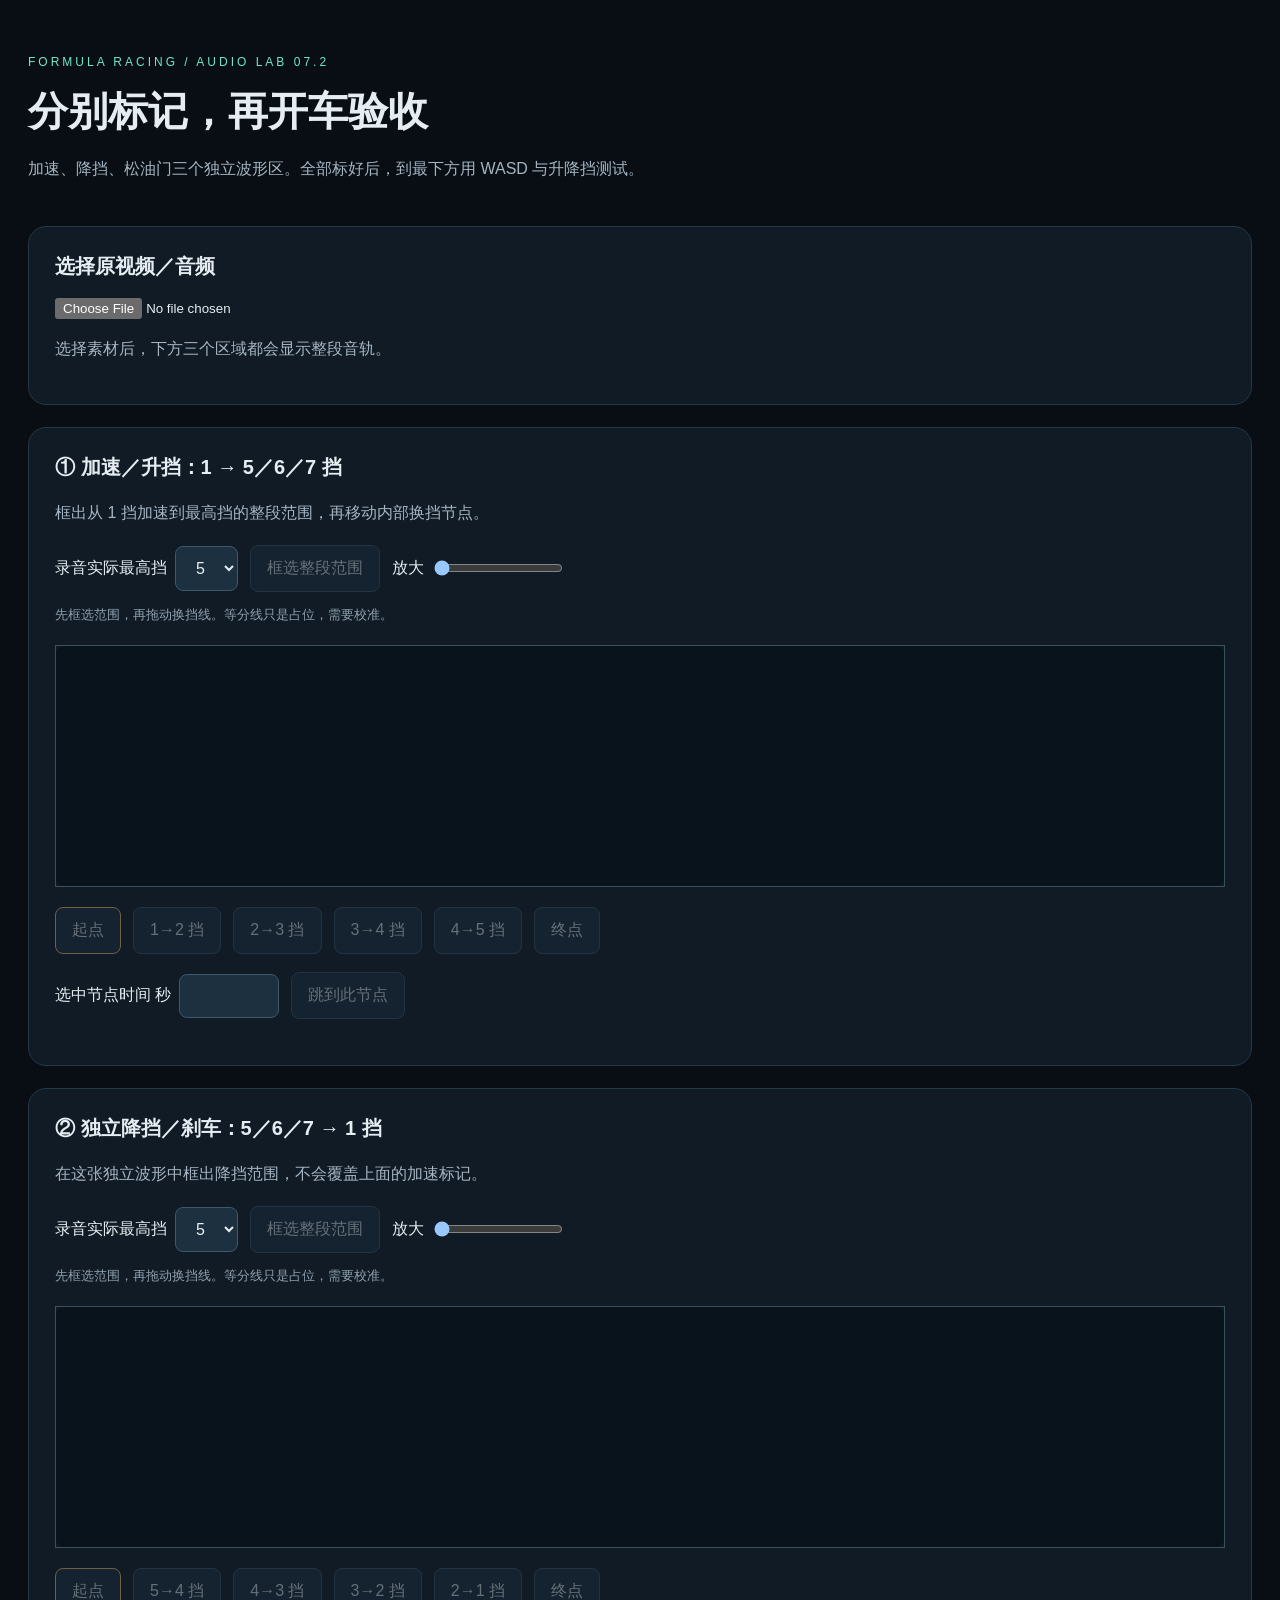
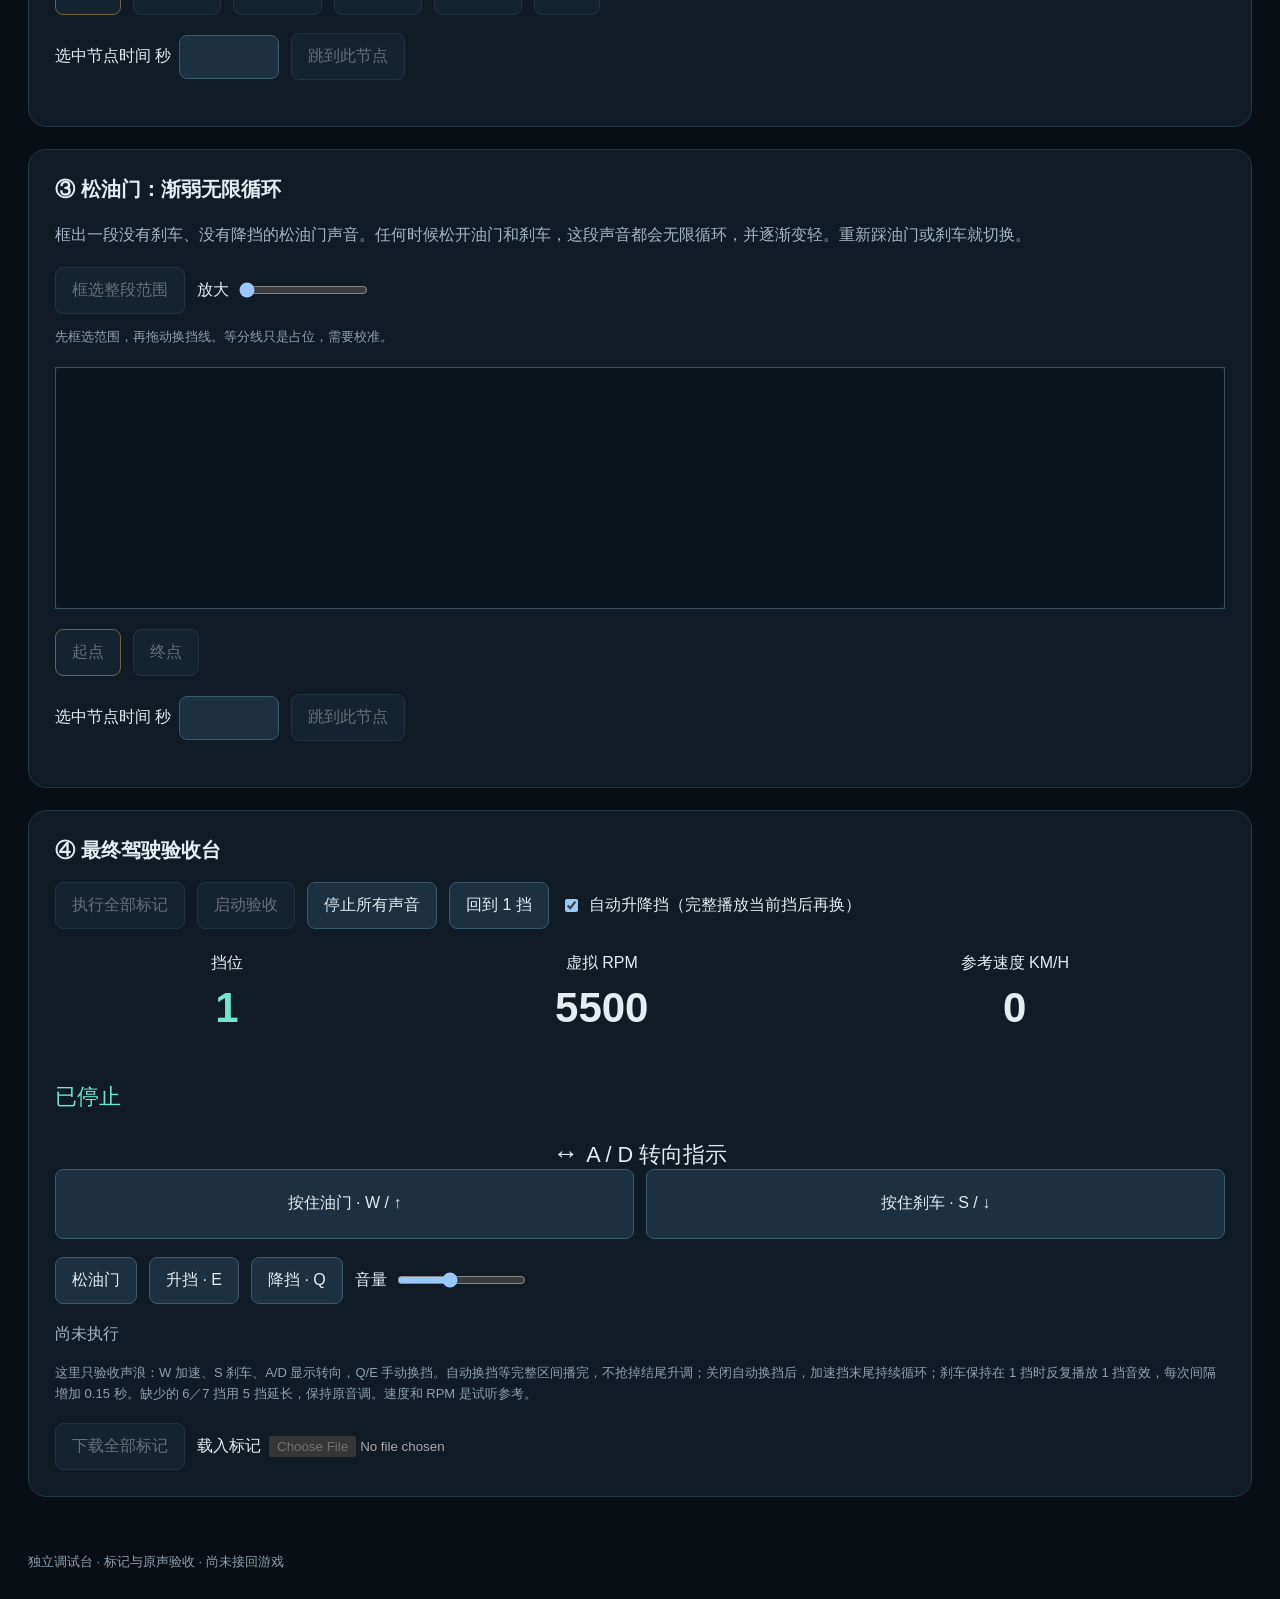
<file: sound-lab/index.html>
<!doctype html><html lang="zh-CN"><meta charset="utf-8"><meta name="viewport" content="width=device-width,initial-scale=1"><title>声浪波形与最终驾驶验收</title><link rel="stylesheet" href="lab.css"><style>
header,main,footer{max-width:1440px}main{grid-template-columns:minmax(0,1fr)}section{min-width:0}.wave-scroll{overflow-x:auto;border:1px solid #38515c;margin:20px 0}.wave-scroll canvas{display:block;height:240px;max-width:none;touch-action:none;cursor:crosshair}.marker-row button.active{border-color:#ffc96c}.parts{display:flex;flex-wrap:wrap;gap:8px;margin-top:20px}.hint{line-height:1.6}#state{color:#70e7cb;font-size:22px}.steering{text-align:center;font-size:26px}.steering span{display:inline-block;transition:transform .1s}button[aria-pressed=true]{border-color:#ffc96c}
</style><body><header><span>FORMULA RACING / AUDIO LAB 07.2</span><h1>分别标记，再开车验收</h1><p>加速、降挡、松油门三个独立波形区。全部标好后，到最下方用 WASD 与升降挡测试。</p></header><main>
<section><h2>选择原视频／音频</h2><input id="file" type="file" accept="video/*,audio/*"><p id="status" role="status">选择素材后，下方三个区域都会显示整段音轨。</p><video id="original" controls playsinline></video></section>
<section id="acceleration"><h2>① 加速／升挡：1 → 5／6／7 挡</h2><p>框出从 1 挡加速到最高挡的整段范围，再移动内部换挡节点。</p></section>
<section id="braking"><h2>② 独立降挡／刹车：5／6／7 → 1 挡</h2><p>在这张独立波形中框出降挡范围，不会覆盖上面的加速标记。</p></section>
<section id="coast"><h2>③ 松油门：渐弱无限循环</h2><p>框出一段没有刹车、没有降挡的松油门声音。任何时候松开油门和刹车，这段声音都会无限循环，并逐渐变轻。重新踩油门或刹车就切换。</p></section>
<section><h2>④ 最终驾驶验收台</h2><div class="row"><button id="apply" disabled>执行全部标记</button><button id="start" disabled>启动验收</button><button id="stop">停止所有声音</button><button id="reset">回到 1 挡</button><label><input id="auto" type="checkbox" checked> 自动升降挡（完整播放当前挡后再换）</label></div><div class="instruments"><div>挡位<strong id="gear">1</strong></div><div>虚拟 RPM<strong id="rpm">5500</strong></div><div>参考速度 KM/H<strong id="speed">0</strong></div></div><p id="state" role="status">先标记上面的三个波形区，再执行全部标记。</p><div class="steering"><span id="wheel">↔</span> <small>A / D 转向指示</small></div><div class="pedals"><button id="throttle">按住油门 · W / ↑</button><button id="brake">按住刹车 · S / ↓</button></div><div class="row"><button id="coastTest">松油门</button><button id="up">升挡 · E</button><button id="down">降挡 · Q</button><label>音量 <input id="volume" type="range" min="0" max="1" step=".01" value=".4"></label></div><p id="applied" role="status">尚未执行</p><p class="hint">这里只验收声浪：W 加速、S 刹车、A/D 显示转向，Q/E 手动换挡。自动换挡等完整区间播完，不抢掉结尾升调；关闭自动换挡后，加速挡末尾持续循环；刹车保持在 1 挡时反复播放 1 挡音效，每次间隔增加 0.15 秒。缺少的 6／7 挡用 5 挡延长，保持原音调。速度和 RPM 是试听参考。</p><div class="row"><button id="export" disabled>下载全部标记</button><label>载入标记 <input id="import" type="file" accept=".json" disabled></label></div></section>
</main><footer>独立调试台 · 标记与原声验收 · 尚未接回游戏</footer><script type="module" src="v7/lab.js?v=tyres7"></script></body></html>
</file>
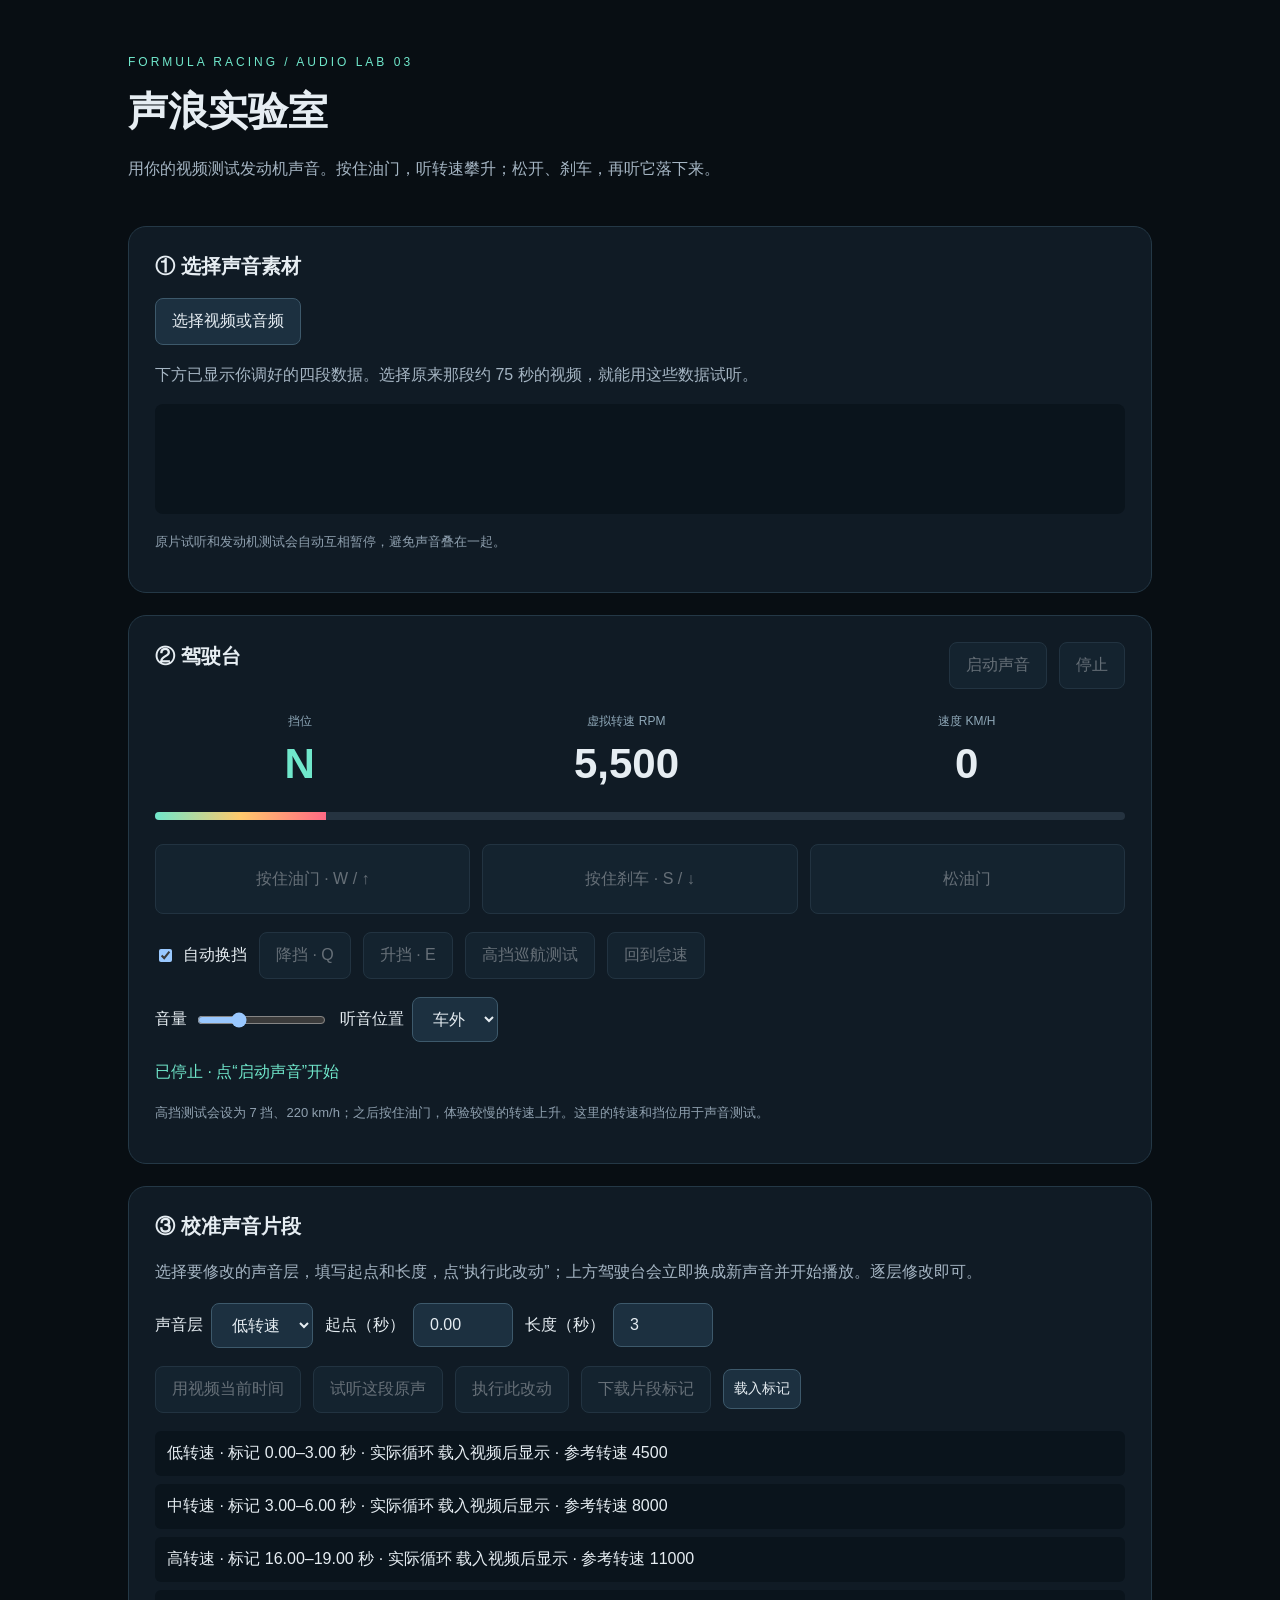
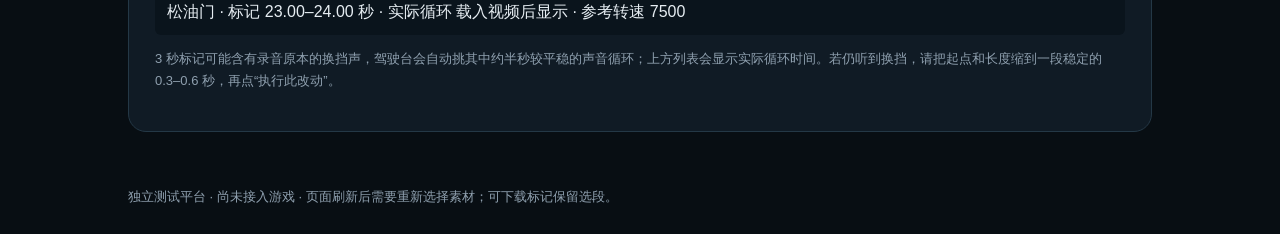
<file: sound-lab/v3/index.html>
<!doctype html><html lang="zh-CN"><meta charset="utf-8"><meta name="viewport" content="width=device-width,initial-scale=1"><title>Formula Racing · 声浪实验室</title><link rel="stylesheet" href="lab.css">
<body><header><span>FORMULA RACING / AUDIO LAB 03</span><h1>声浪实验室</h1><p>用你的视频测试发动机声音。按住油门，听转速攀升；松开、刹车，再听它落下来。</p></header>
<main><section><h2>① 选择声音素材</h2><label class="file">选择视频或音频<input id="file" type="file" accept="video/*,audio/*"></label><p id="status" role="status">下方已显示你调好的四段数据。选择原来那段约 75 秒的视频，就能用这些数据试听。</p><video id="original" controls playsinline preload="metadata"></video><canvas id="wave" width="1000" height="110" aria-label="原音频波形"></canvas><p class="hint">原片试听和发动机测试会自动互相暂停，避免声音叠在一起。</p></section>
<section><div class="sectionhead"><h2>② 驾驶台</h2><button id="start" disabled>启动声音</button><button id="stop" disabled>停止</button></div><div class="instruments"><div><small>挡位</small><strong id="gear">N</strong></div><div><small>虚拟转速 RPM</small><strong id="rpm">5,500</strong></div><div><small>速度 KM/H</small><strong id="speed">0</strong></div></div><div id="revbar"><i></i></div><div class="pedals"><button id="throttle" disabled>按住油门 · W / ↑</button><button id="brake" disabled>按住刹车 · S / ↓</button><button id="coast" disabled>松油门</button></div><div class="row"><label><input type="checkbox" id="auto" checked> 自动换挡</label><button id="down" disabled>降挡 · Q</button><button id="up" disabled>升挡 · E</button><button id="high" disabled>高挡巡航测试</button><button id="reset" disabled>回到怠速</button></div><div class="row"><label>音量 <input id="volume" type="range" min="0" max="1" step=".01" value=".3"></label><label>听音位置 <select id="perspective"><option value="outside">车外</option><option value="cockpit">座舱</option></select></label></div><p id="event">等待启动</p><p class="hint">高挡测试会设为 7 挡、220 km/h；之后按住油门，体验较慢的转速上升。这里的转速和挡位用于声音测试。</p></section>
<section><h2>③ 校准声音片段</h2><p>选择要修改的声音层，填写起点和长度，点“执行此改动”；上方驾驶台会立即换成新声音并开始播放。逐层修改即可。</p><div class="row"><label>声音层 <select id="layer"><option value="low">低转速</option><option value="mid">中转速</option><option value="high">高转速</option><option value="coast">松油门</option></select></label><label>起点（秒）<input id="clipStart" type="number" min="0" step=".01" value="0"></label><label>长度（秒）<input id="clipLength" type="number" min=".15" max="3" step=".05" value=".6"></label></div><div class="row"><button id="atPlayhead" disabled>用视频当前时间</button><button id="preview" disabled>试听这段原声</button><button id="apply" disabled>执行此改动</button><button id="export" disabled>下载片段标记</button><label class="file secondary">载入标记<input id="import" type="file" accept="application/json,.json" disabled></label></div><div id="clips"></div><p class="hint">3 秒标记可能含有录音原本的换挡声，驾驶台会自动挑其中约半秒较平稳的声音循环；上方列表会显示实际循环时间。若仍听到换挡，请把起点和长度缩到一段稳定的 0.3–0.6 秒，再点“执行此改动”。</p></section>
</main><footer>独立测试平台 · 尚未接入游戏 · 页面刷新后需要重新选择素材；可下载标记保留选段。</footer><script type="module" src="lab.js?v=4b55dfe"></script></body></html>
</file>
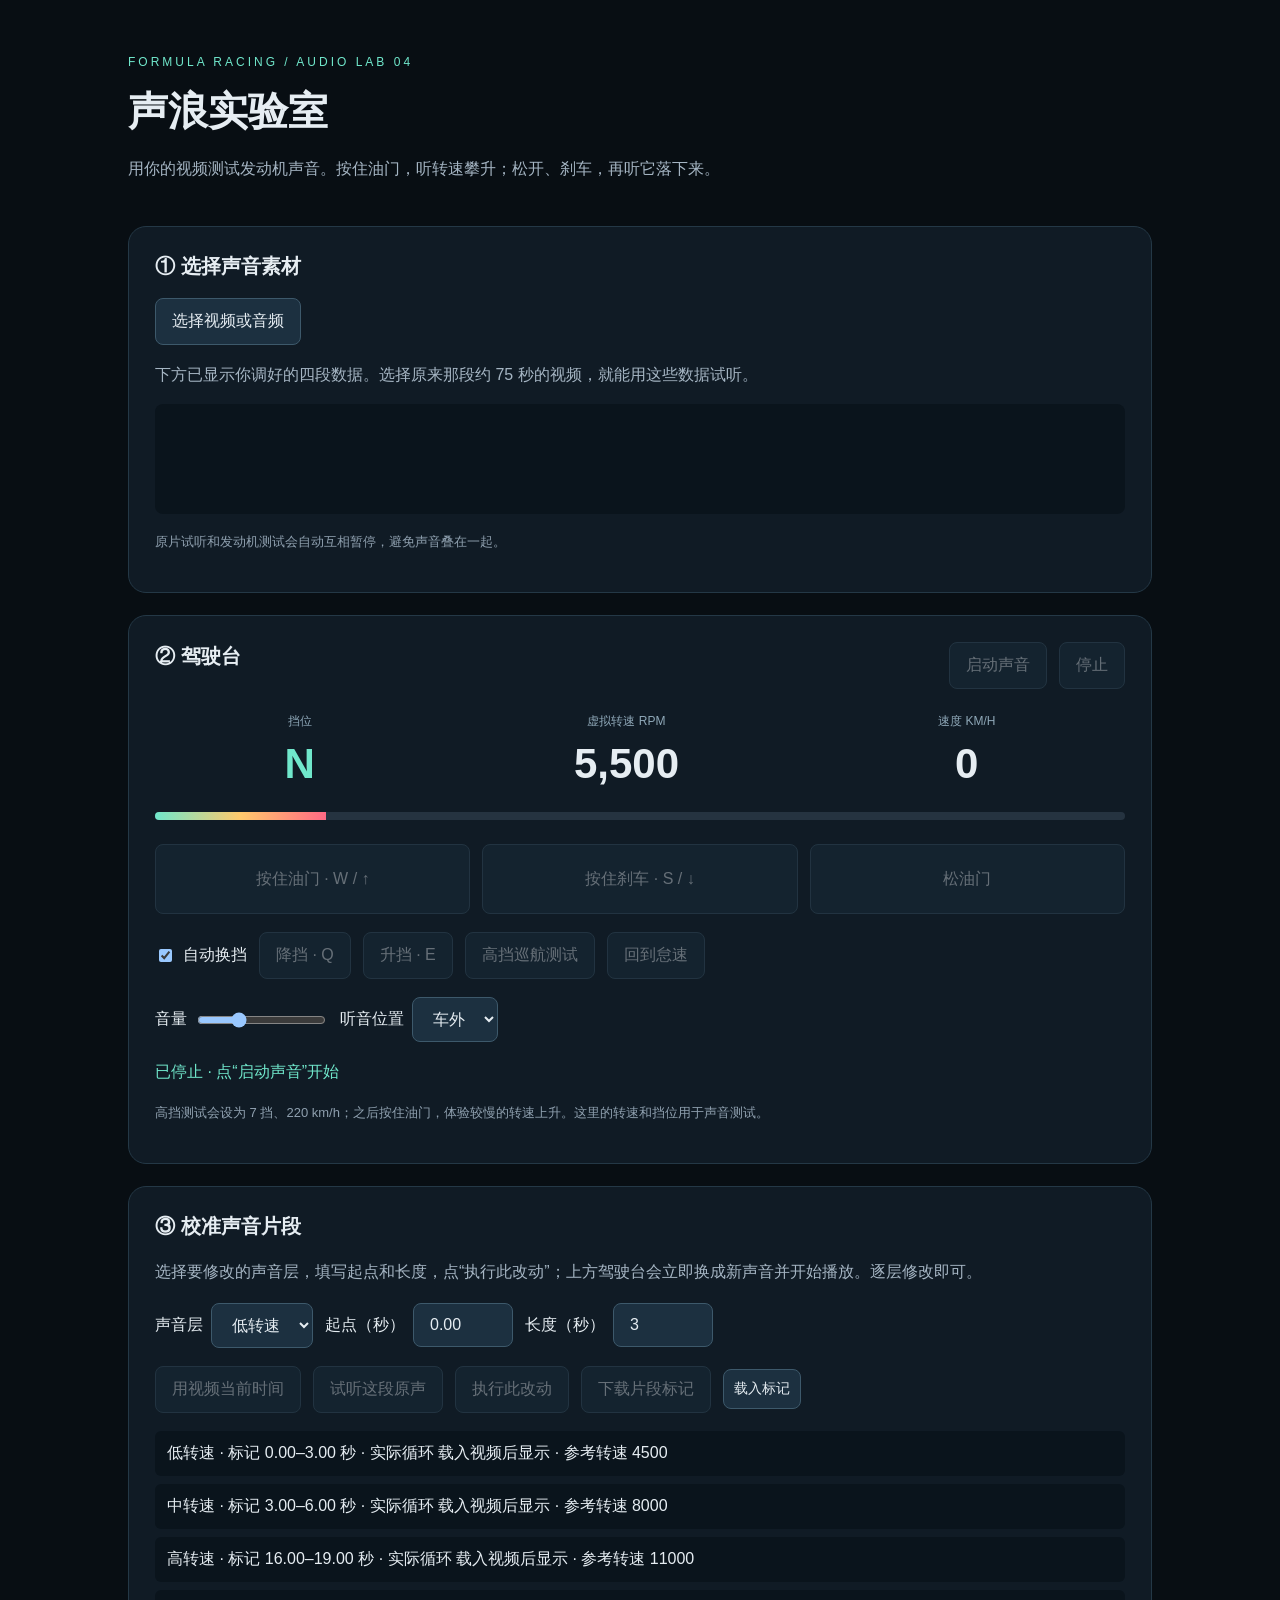
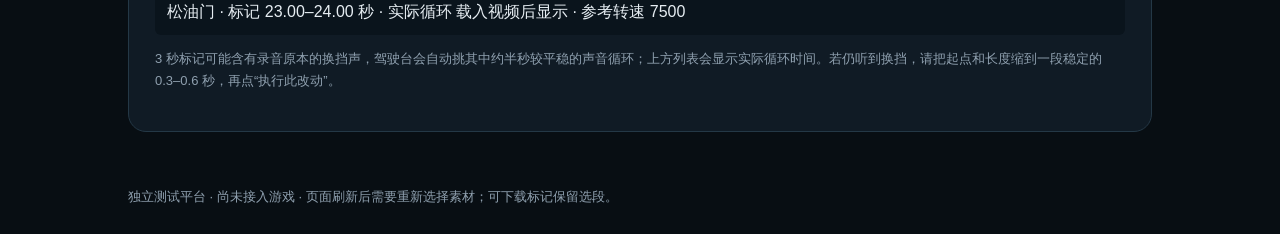
<file: sound-lab/v4/index.html>
<!doctype html><html lang="zh-CN"><meta charset="utf-8"><meta name="viewport" content="width=device-width,initial-scale=1"><title>Formula Racing · 声浪实验室</title><link rel="stylesheet" href="lab.css">
<body><header><span>FORMULA RACING / AUDIO LAB 04</span><h1>声浪实验室</h1><p>用你的视频测试发动机声音。按住油门，听转速攀升；松开、刹车，再听它落下来。</p></header>
<main><section><h2>① 选择声音素材</h2><label class="file">选择视频或音频<input id="file" type="file" accept="video/*,audio/*"></label><p id="status" role="status">下方已显示你调好的四段数据。选择原来那段约 75 秒的视频，就能用这些数据试听。</p><video id="original" controls playsinline preload="metadata"></video><canvas id="wave" width="1000" height="110" aria-label="原音频波形"></canvas><p class="hint">原片试听和发动机测试会自动互相暂停，避免声音叠在一起。</p></section>
<section><div class="sectionhead"><h2>② 驾驶台</h2><button id="start" disabled>启动声音</button><button id="stop" disabled>停止</button></div><div class="instruments"><div><small>挡位</small><strong id="gear">N</strong></div><div><small>虚拟转速 RPM</small><strong id="rpm">5,500</strong></div><div><small>速度 KM/H</small><strong id="speed">0</strong></div></div><div id="revbar"><i></i></div><div class="pedals"><button id="throttle" disabled>按住油门 · W / ↑</button><button id="brake" disabled>按住刹车 · S / ↓</button><button id="coast" disabled>松油门</button></div><div class="row"><label><input type="checkbox" id="auto" checked> 自动换挡</label><button id="down" disabled>降挡 · Q</button><button id="up" disabled>升挡 · E</button><button id="high" disabled>高挡巡航测试</button><button id="reset" disabled>回到怠速</button></div><div class="row"><label>音量 <input id="volume" type="range" min="0" max="1" step=".01" value=".3"></label><label>听音位置 <select id="perspective"><option value="outside">车外</option><option value="cockpit">座舱</option></select></label></div><p id="event">等待启动</p><p class="hint">高挡测试会设为 7 挡、220 km/h；之后按住油门，体验较慢的转速上升。这里的转速和挡位用于声音测试。</p></section>
<section><h2>③ 校准声音片段</h2><p>选择要修改的声音层，填写起点和长度，点“执行此改动”；上方驾驶台会立即换成新声音并开始播放。逐层修改即可。</p><div class="row"><label>声音层 <select id="layer"><option value="low">低转速</option><option value="mid">中转速</option><option value="high">高转速</option><option value="coast">松油门</option></select></label><label>起点（秒）<input id="clipStart" type="number" min="0" step=".01" value="0"></label><label>长度（秒）<input id="clipLength" type="number" min=".15" max="3" step=".05" value=".6"></label></div><div class="row"><button id="atPlayhead" disabled>用视频当前时间</button><button id="preview" disabled>试听这段原声</button><button id="apply" disabled>执行此改动</button><button id="export" disabled>下载片段标记</button><label class="file secondary">载入标记<input id="import" type="file" accept="application/json,.json" disabled></label></div><div id="clips"></div><p class="hint">3 秒标记可能含有录音原本的换挡声，驾驶台会自动挑其中约半秒较平稳的声音循环；上方列表会显示实际循环时间。若仍听到换挡，请把起点和长度缩到一段稳定的 0.3–0.6 秒，再点“执行此改动”。</p></section>
</main><footer>独立测试平台 · 尚未接入游戏 · 页面刷新后需要重新选择素材；可下载标记保留选段。</footer><script type="module" src="lab.js"></script></body></html>
</file>
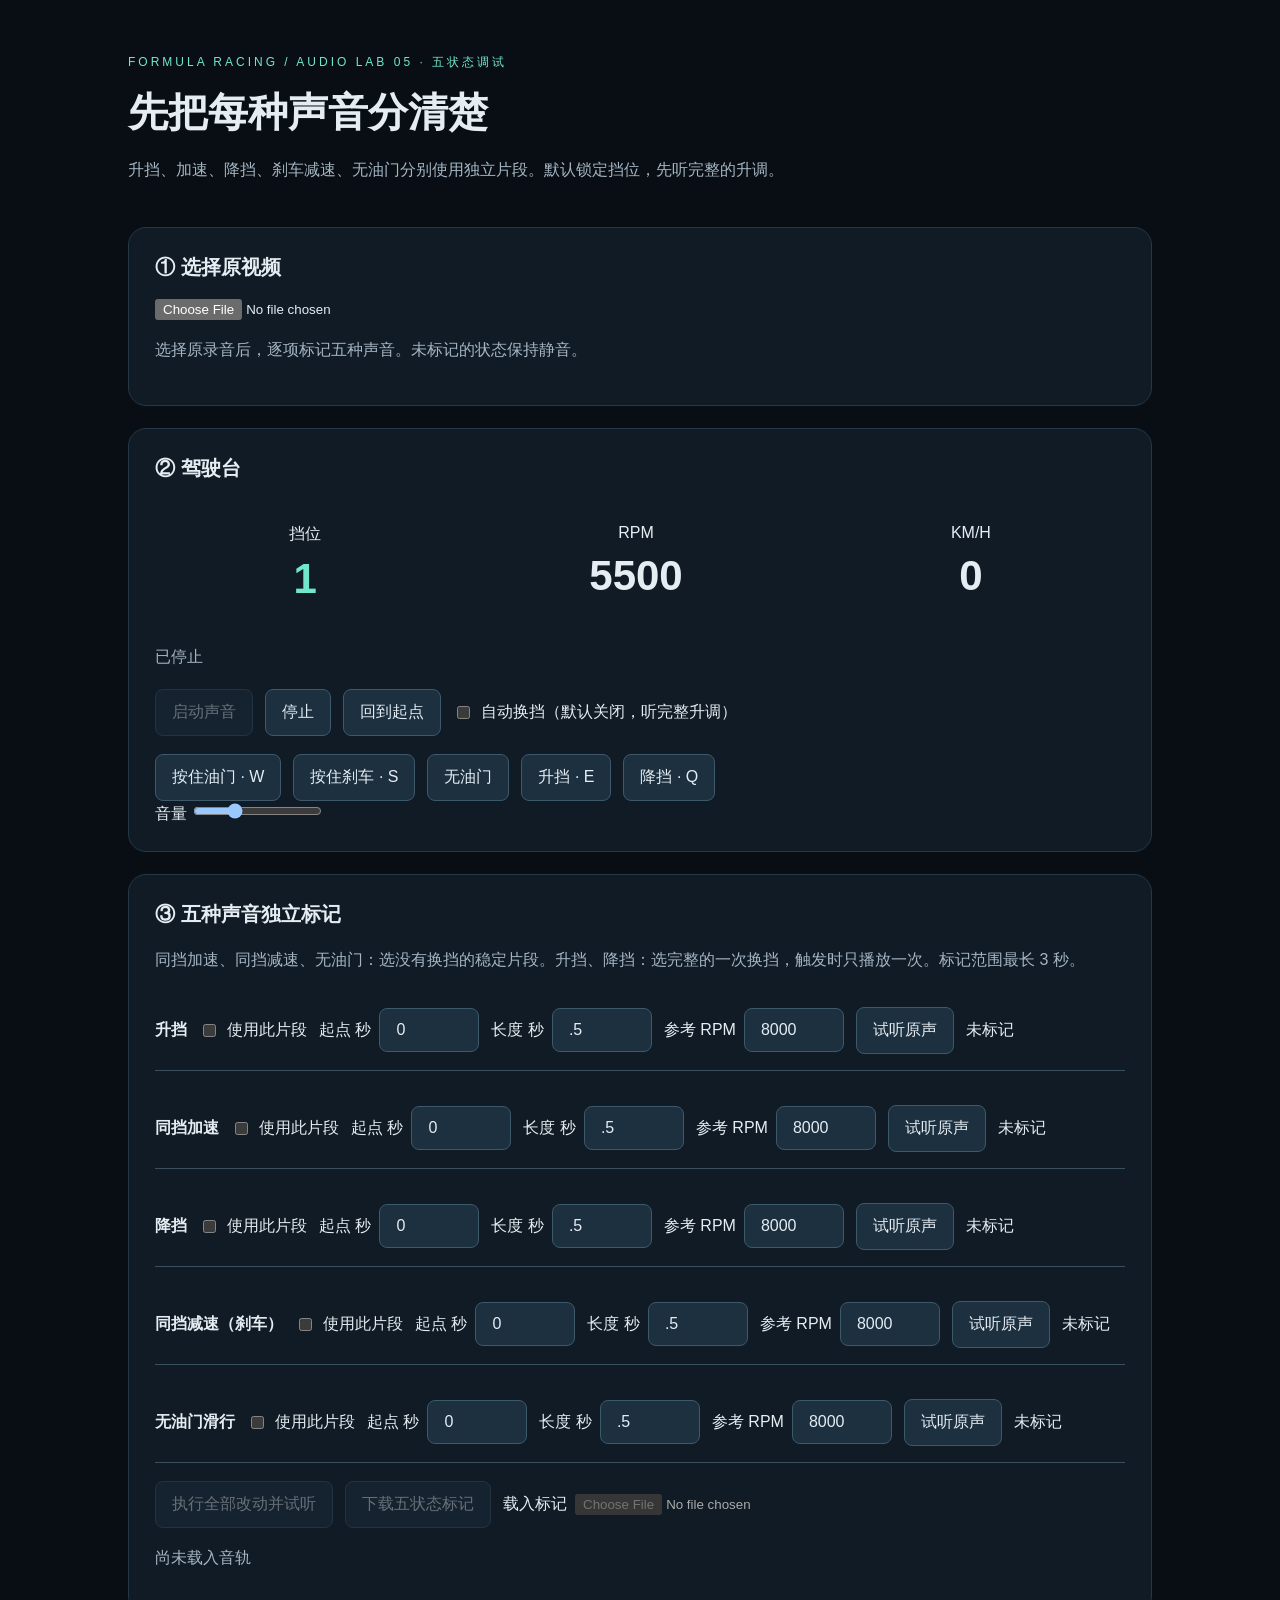
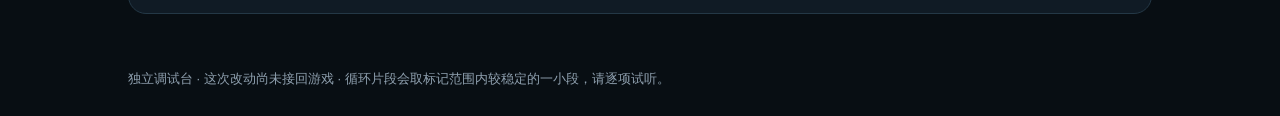
<file: sound-lab/v5/index.html>
<!doctype html><html lang="zh-CN"><meta charset="utf-8"><meta name="viewport" content="width=device-width,initial-scale=1"><title>声浪调试台 · 五状态</title><link rel="stylesheet" href="../lab.css"><body>
<header><span>FORMULA RACING / AUDIO LAB 05 · 五状态调试</span><h1>先把每种声音分清楚</h1><p>升挡、加速、降挡、刹车减速、无油门分别使用独立片段。默认锁定挡位，先听完整的升调。</p></header>
<main><section><h2>① 选择原视频</h2><input id="file" type="file" accept="audio/*,video/*"><p id="status" role="status">选择原录音后，逐项标记五种声音。未标记的状态保持静音。</p><video id="original" controls playsinline></video></section>
<section><h2>② 驾驶台</h2><div class="instruments"><div>挡位<strong id="gear">1</strong></div><div>RPM<strong id="rpm">5500</strong></div><div>KM/H<strong id="speed">0</strong></div></div><p id="state" role="status">已停止</p><div class="row"><button id="start" disabled>启动声音</button><button id="stop">停止</button><button id="reset">回到起点</button><label><input id="auto" type="checkbox"> 自动换挡（默认关闭，听完整升调）</label></div><div class="row"><button id="throttle">按住油门 · W</button><button id="brake">按住刹车 · S</button><button id="coast">无油门</button><button id="up">升挡 · E</button><button id="down">降挡 · Q</button></div><label>音量 <input id="volume" type="range" min="0" max="1" step=".01" value=".3"></label></section>
<section><h2>③ 五种声音独立标记</h2><p>同挡加速、同挡减速、无油门：选没有换挡的稳定片段。升挡、降挡：选完整的一次换挡，触发时只播放一次。标记范围最长 3 秒。</p><div id="editors"></div><div class="row"><button id="apply" disabled>执行全部改动并试听</button><button id="export" disabled>下载五状态标记</button><label>载入标记 <input id="import" type="file" accept=".json" disabled></label></div><p id="applied" role="status">尚未载入音轨</p></section></main><footer>独立调试台 · 这次改动尚未接回游戏 · 循环片段会取标记范围内较稳定的一小段，请逐项试听。</footer><script type="module" src="lab.js?v=states1"></script></body></html>
</file>
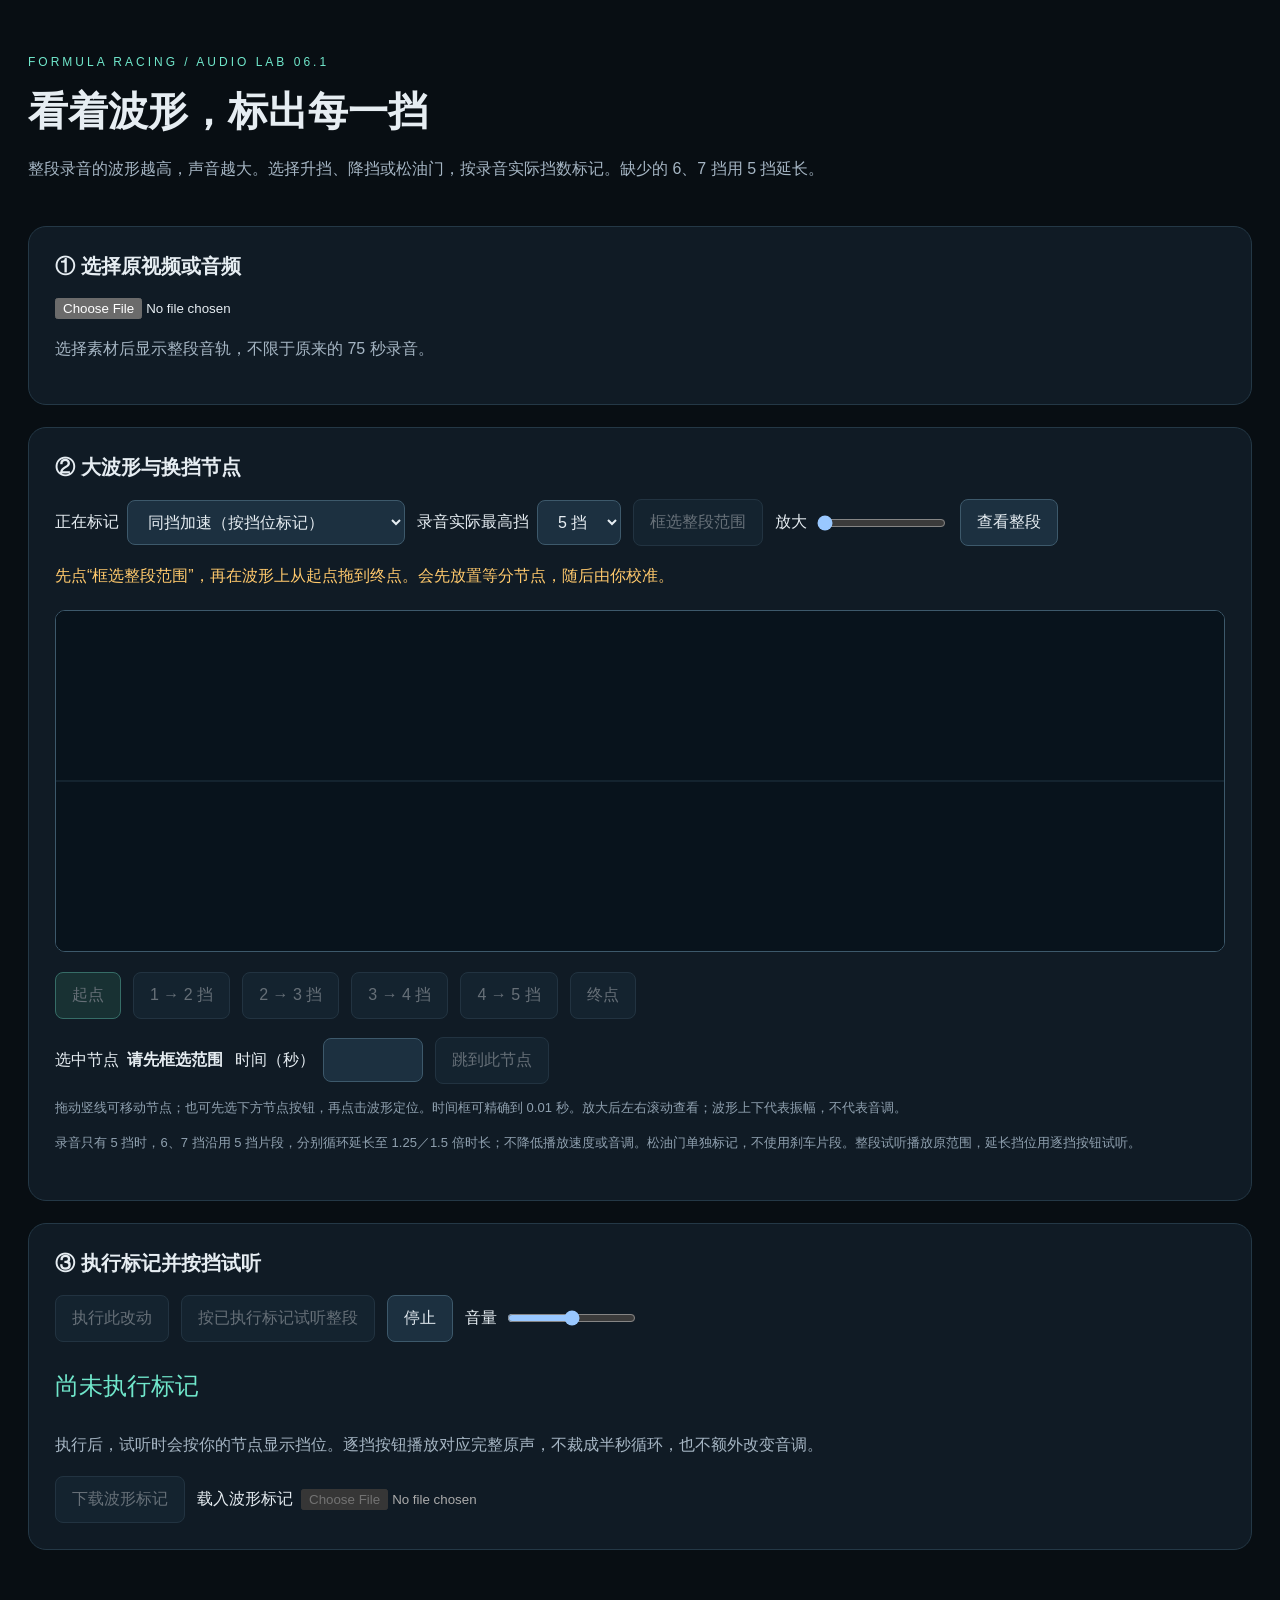
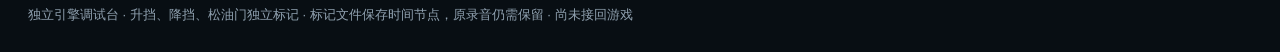
<file: sound-lab/v6/index.html>
<!doctype html><html lang="zh-CN"><meta charset="utf-8"><meta name="viewport" content="width=device-width,initial-scale=1"><title>Formula Racing · 波形标挡台</title><link rel="stylesheet" href="../lab.css"><style>
header,main,footer{max-width:1440px}main{grid-template-columns:minmax(0,1fr)}section{min-width:0}#waveScroll{overflow-x:auto;border:1px solid #3d596b;border-radius:10px;margin:20px 0}#wave{display:block;height:340px;max-width:none;border-radius:0;touch-action:none;cursor:crosshair}#markers button.active{border-color:#70e7cb;background:#245348}#segments{display:grid;gap:8px;margin-top:20px}#segments div{padding:10px;background:#0a141c;border-radius:8px;display:flex;gap:14px;align-items:center;flex-wrap:wrap}#readout{font-size:24px;color:#70e7cb}#rangeHint{color:#ffc96c}button[aria-pressed=true]{border-color:#ffc96c}input[type=range]{max-width:200px}
</style><body><header><span>FORMULA RACING / AUDIO LAB 06.1</span><h1>看着波形，标出每一挡</h1><p>整段录音的波形越高，声音越大。选择升挡、降挡或松油门，按录音实际挡数标记。缺少的 6、7 挡用 5 挡延长。</p></header><main>
<section><h2>① 选择原视频或音频</h2><input id="file" type="file" accept="video/*,audio/*"><p id="status" role="status">选择素材后显示整段音轨，不限于原来的 75 秒录音。</p><video id="original" controls playsinline></video></section>
<section><h2>② 大波形与换挡节点</h2><div class="row"><label>正在标记 <select id="mode"><option value="acceleration">同挡加速（按挡位标记）</option><option value="braking">同挡减速／刹车（按挡位标记）</option><option value="upshift">升挡声音（单次）</option><option value="downshift">降挡声音（单次）</option><option value="coast">松油门（无刹车）</option></select></label><label>录音实际最高挡 <select id="gearCount"><option value="5">5 挡</option><option value="6">6 挡</option><option value="7">7 挡</option></select></label><button id="range" disabled aria-pressed="false">框选整段范围</button><label>放大 <input id="zoom" type="range" min="1" max="8" step="1" value="1"></label><button id="all">查看整段</button></div><p id="rangeHint">先点“框选整段范围”，再在波形上从起点拖到终点。会先放置等分节点，随后由你校准。</p><div id="waveScroll"><canvas id="wave" height="340" tabindex="0" aria-label="整段音频波形；使用下方按钮及时间输入也可编辑节点"></canvas></div><div id="markers" class="row"></div><div class="row"><label>选中节点 <strong id="selectedName">—</strong></label><label>时间（秒）<input id="markerTime" type="number" min="0" step=".01" disabled></label><button id="seek" disabled>跳到此节点</button></div><p class="hint">拖动竖线可移动节点；也可先选下方节点按钮，再点击波形定位。时间框可精确到 0.01 秒。放大后左右滚动查看；波形上下代表振幅，不代表音调。</p><p class="hint">录音只有 5 挡时，6、7 挡沿用 5 挡片段，分别循环延长至 1.25／1.5 倍时长；不降低播放速度或音调。松油门单独标记，不使用刹车片段。整段试听播放原范围，延长挡位用逐挡按钮试听。</p><div id="segments"></div></section>
<section><h2>③ 执行标记并按挡试听</h2><div class="row"><button id="apply" disabled>执行此改动</button><button id="run" disabled>按已执行标记试听整段</button><button id="stop">停止</button><label>音量 <input id="volume" type="range" min="0" max="1" step=".01" value=".5"></label></div><p id="readout">尚未执行标记</p><p id="applied" role="status">执行后，试听时会按你的节点显示挡位。逐挡按钮播放对应完整原声，不裁成半秒循环，也不额外改变音调。</p><div class="row"><button id="export" disabled>下载波形标记</button><label>载入波形标记 <input id="import" type="file" accept=".json" disabled></label></div></section>
</main><footer>独立引擎调试台 · 升挡、降挡、松油门独立标记 · 标记文件保存时间节点，原录音仍需保留 · 尚未接回游戏</footer><script type="module" src="lab.js?v=wave3"></script></body></html>
</file>
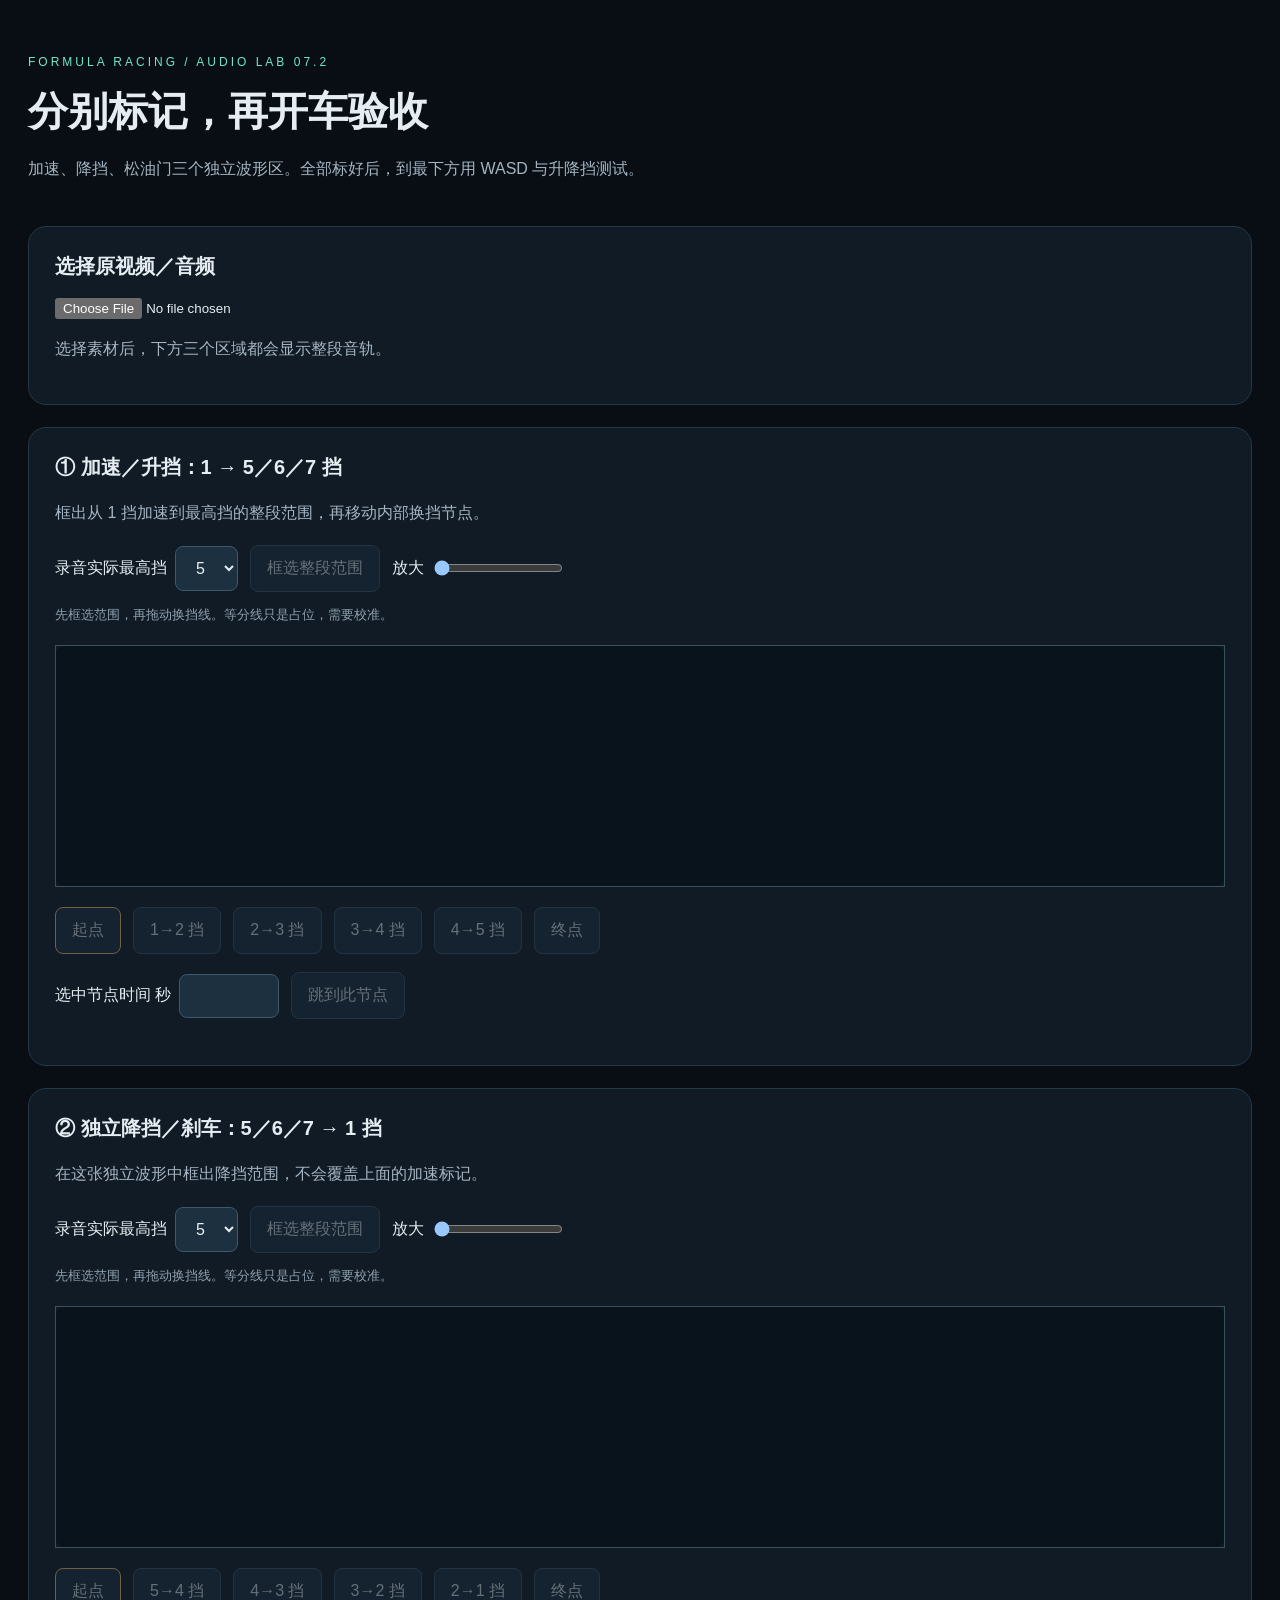
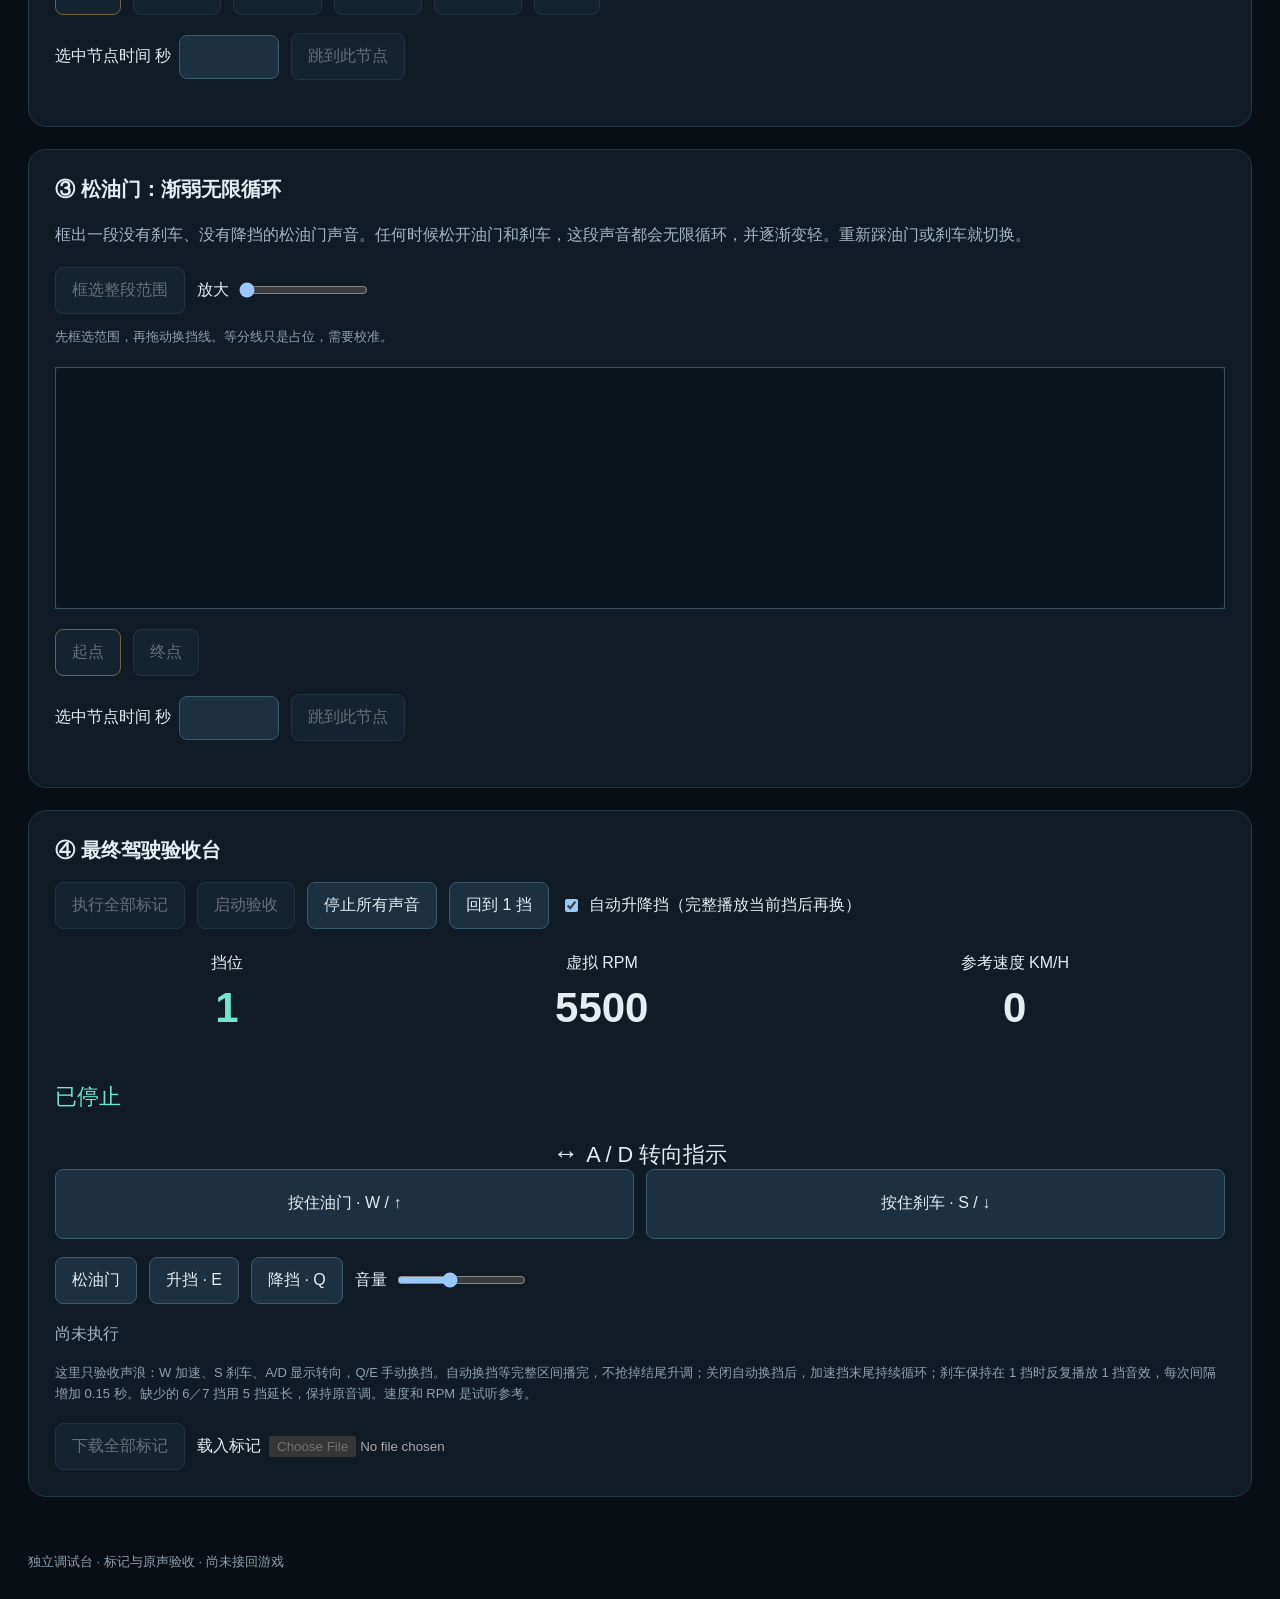
<file: sound-lab/v7/index.html>
<!doctype html><html lang="zh-CN"><meta charset="utf-8"><meta name="viewport" content="width=device-width,initial-scale=1"><title>声浪波形与最终驾驶验收</title><link rel="stylesheet" href="../lab.css"><style>
header,main,footer{max-width:1440px}main{grid-template-columns:minmax(0,1fr)}section{min-width:0}.wave-scroll{overflow-x:auto;border:1px solid #38515c;margin:20px 0}.wave-scroll canvas{display:block;height:240px;max-width:none;touch-action:none;cursor:crosshair}.marker-row button.active{border-color:#ffc96c}.parts{display:flex;flex-wrap:wrap;gap:8px;margin-top:20px}.hint{line-height:1.6}#state{color:#70e7cb;font-size:22px}.steering{text-align:center;font-size:26px}.steering span{display:inline-block;transition:transform .1s}button[aria-pressed=true]{border-color:#ffc96c}
</style><body><header><span>FORMULA RACING / AUDIO LAB 07.2</span><h1>分别标记，再开车验收</h1><p>加速、降挡、松油门三个独立波形区。全部标好后，到最下方用 WASD 与升降挡测试。</p></header><main>
<section><h2>选择原视频／音频</h2><input id="file" type="file" accept="video/*,audio/*"><p id="status" role="status">选择素材后，下方三个区域都会显示整段音轨。</p><video id="original" controls playsinline></video></section>
<section id="acceleration"><h2>① 加速／升挡：1 → 5／6／7 挡</h2><p>框出从 1 挡加速到最高挡的整段范围，再移动内部换挡节点。</p></section>
<section id="braking"><h2>② 独立降挡／刹车：5／6／7 → 1 挡</h2><p>在这张独立波形中框出降挡范围，不会覆盖上面的加速标记。</p></section>
<section id="coast"><h2>③ 松油门：渐弱无限循环</h2><p>框出一段没有刹车、没有降挡的松油门声音。任何时候松开油门和刹车，这段声音都会无限循环，并逐渐变轻。重新踩油门或刹车就切换。</p></section>
<section><h2>④ 最终驾驶验收台</h2><div class="row"><button id="apply" disabled>执行全部标记</button><button id="start" disabled>启动验收</button><button id="stop">停止所有声音</button><button id="reset">回到 1 挡</button><label><input id="auto" type="checkbox" checked> 自动升降挡（完整播放当前挡后再换）</label></div><div class="instruments"><div>挡位<strong id="gear">1</strong></div><div>虚拟 RPM<strong id="rpm">5500</strong></div><div>参考速度 KM/H<strong id="speed">0</strong></div></div><p id="state" role="status">先标记上面的三个波形区，再执行全部标记。</p><div class="steering"><span id="wheel">↔</span> <small>A / D 转向指示</small></div><div class="pedals"><button id="throttle">按住油门 · W / ↑</button><button id="brake">按住刹车 · S / ↓</button></div><div class="row"><button id="coastTest">松油门</button><button id="up">升挡 · E</button><button id="down">降挡 · Q</button><label>音量 <input id="volume" type="range" min="0" max="1" step=".01" value=".4"></label></div><p id="applied" role="status">尚未执行</p><p class="hint">这里只验收声浪：W 加速、S 刹车、A/D 显示转向，Q/E 手动换挡。自动换挡等完整区间播完，不抢掉结尾升调；关闭自动换挡后，加速挡末尾持续循环；刹车保持在 1 挡时反复播放 1 挡音效，每次间隔增加 0.15 秒。缺少的 6／7 挡用 5 挡延长，保持原音调。速度和 RPM 是试听参考。</p><div class="row"><button id="export" disabled>下载全部标记</button><label>载入标记 <input id="import" type="file" accept=".json" disabled></label></div></section>
</main><footer>独立调试台 · 标记与原声验收 · 尚未接回游戏</footer><script type="module" src="lab.js?v=tyres7"></script></body></html>
</file>
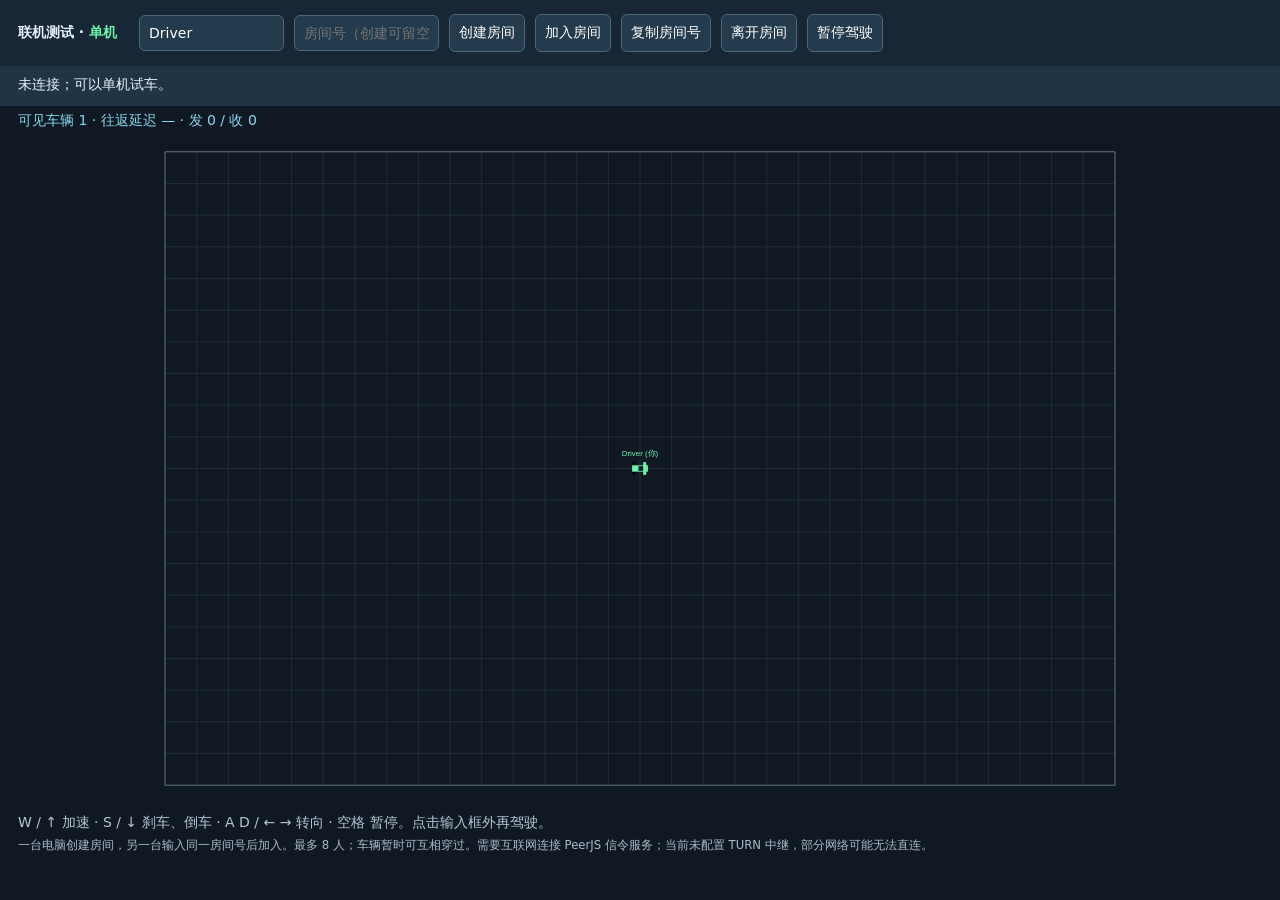
<file: multiplayer-test.html>
<!doctype html><html lang="zh-CN"><head><meta charset="utf-8"><meta name="viewport" content="width=device-width,initial-scale=1"><title>F1 联机测试 · 空地图</title><style>
*{box-sizing:border-box}body{margin:0;background:#101923;color:#e8f1fa;font:14px system-ui}header{padding:14px 18px;background:#182735;display:flex;gap:10px;flex-wrap:wrap;align-items:center}strong{margin-right:12px}input,button{font:inherit;padding:9px;border-radius:6px;border:1px solid #506779;background:#233b4c;color:white}input{width:145px}button{cursor:pointer}button:hover{background:#36586b}#status{padding:10px 18px;background:#203445;min-height:40px}#stats{padding:6px 18px;color:#82d6eb}canvas{display:block;width:100%;height:calc(100dvh - 235px);min-height:250px}footer{padding:10px 18px;color:#b4c4d3;line-height:1.6}small{color:#a9bac9}#mode{color:#6ef3ac}
</style></head><body><header><strong>联机测试 · <span id="mode">单机</span></strong><input id="name" maxlength="20" value="Driver" aria-label="你的名字"><input id="room" maxlength="24" placeholder="房间号（创建可留空）" aria-label="房间号"><button id="host">创建房间</button><button id="join">加入房间</button><button id="copy">复制房间号</button><button id="leave">离开房间</button><button id="pause">暂停驾驶</button></header><div id="status" role="status">未连接；可以单机试车。</div><div id="stats"></div><canvas id="arena" aria-label="空地图上的车辆"></canvas><footer>W / ↑ 加速 · S / ↓ 刹车、倒车 · A D / ← → 转向 · 空格 暂停。点击输入框外再驾驶。<br><small>一台电脑创建房间，另一台输入同一房间号后加入。最多 8 人；车辆暂时可互相穿过。需要互联网连接 PeerJS 信令服务；当前未配置 TURN 中继，部分网络可能无法直连。</small></footer>
<script>(()=>{function e(e,t,n,r){Object.defineProperty(e,t,{get:n,set:r,enumerable:!0,configurable:!0})}function t(e){return e&&e.__esModule?e.default:e}class n{constructor(){this.chunkedMTU=16300,this._dataCount=1,this.chunk=e=>{let t=[],n=e.byteLength,r=Math.ceil(n/this.chunkedMTU),i=0,o=0;for(;o<n;){let s=Math.min(n,o+this.chunkedMTU),a=e.slice(o,s),c={__peerData:this._dataCount,n:i,data:a,total:r};t.push(c),o=s,i++}return this._dataCount++,t}}}class r{append_buffer(e){this.flush(),this._parts.push(e)}append(e){this._pieces.push(e)}flush(){if(this._pieces.length>0){let e=new Uint8Array(this._pieces);this._parts.push(e),this._pieces=[]}}toArrayBuffer(){let e=[];for(let t of this._parts)e.push(t);return function(e){let t=0;for(let n of e)t+=n.byteLength;let n=new Uint8Array(t),r=0;for(let t of e){let e=new Uint8Array(t.buffer,t.byteOffset,t.byteLength);n.set(e,r),r+=t.byteLength}return n}(e).buffer}constructor(){this.encoder=new TextEncoder,this._pieces=[],this._parts=[]}}function i(e){return new s(e).unpack()}function o(e){let t=new a,n=t.pack(e);return n instanceof Promise?n.then(()=>t.getBuffer()):t.getBuffer()}class s{unpack(){let e;let t=this.unpack_uint8();if(t<128)return t;if((224^t)<32)return(224^t)-32;if((e=160^t)<=15)return this.unpack_raw(e);if((e=176^t)<=15)return this.unpack_string(e);if((e=144^t)<=15)return this.unpack_array(e);if((e=128^t)<=15)return this.unpack_map(e);switch(t){case 192:return null;case 193:case 212:case 213:case 214:case 215:return;case 194:return!1;case 195:return!0;case 202:return this.unpack_float();case 203:return this.unpack_double();case 204:return this.unpack_uint8();case 205:return this.unpack_uint16();case 206:return this.unpack_uint32();case 207:return this.unpack_uint64();case 208:return this.unpack_int8();case 209:return this.unpack_int16();case 210:return this.unpack_int32();case 211:return this.unpack_int64();case 216:return e=this.unpack_uint16(),this.unpack_string(e);case 217:return e=this.unpack_uint32(),this.unpack_string(e);case 218:return e=this.unpack_uint16(),this.unpack_raw(e);case 219:return e=this.unpack_uint32(),this.unpack_raw(e);case 220:return e=this.unpack_uint16(),this.unpack_array(e);case 221:return e=this.unpack_uint32(),this.unpack_array(e);case 222:return e=this.unpack_uint16(),this.unpack_map(e);case 223:return e=this.unpack_uint32(),this.unpack_map(e)}}unpack_uint8(){let e=255&this.dataView[this.index];return this.index++,e}unpack_uint16(){let e=this.read(2),t=(255&e[0])*256+(255&e[1]);return this.index+=2,t}unpack_uint32(){let e=this.read(4),t=((256*e[0]+e[1])*256+e[2])*256+e[3];return this.index+=4,t}unpack_uint64(){let e=this.read(8),t=((((((256*e[0]+e[1])*256+e[2])*256+e[3])*256+e[4])*256+e[5])*256+e[6])*256+e[7];return this.index+=8,t}unpack_int8(){let e=this.unpack_uint8();return e<128?e:e-256}unpack_int16(){let e=this.unpack_uint16();return e<32768?e:e-65536}unpack_int32(){let e=this.unpack_uint32();return e<2147483648?e:e-4294967296}unpack_int64(){let e=this.unpack_uint64();return e<0x7fffffffffffffff?e:e-18446744073709552e3}unpack_raw(e){if(this.length<this.index+e)throw Error(`BinaryPackFailure: index is out of range ${this.index} ${e} ${this.length}`);let t=this.dataBuffer.slice(this.index,this.index+e);return this.index+=e,t}unpack_string(e){let t,n;let r=this.read(e),i=0,o="";for(;i<e;)(t=r[i])<160?(n=t,i++):(192^t)<32?(n=(31&t)<<6|63&r[i+1],i+=2):(224^t)<16?(n=(15&t)<<12|(63&r[i+1])<<6|63&r[i+2],i+=3):(n=(7&t)<<18|(63&r[i+1])<<12|(63&r[i+2])<<6|63&r[i+3],i+=4),o+=String.fromCodePoint(n);return this.index+=e,o}unpack_array(e){let t=Array(e);for(let n=0;n<e;n++)t[n]=this.unpack();return t}unpack_map(e){let t={};for(let n=0;n<e;n++)t[this.unpack()]=this.unpack();return t}unpack_float(){let e=this.unpack_uint32();return(0==e>>31?1:-1)*(8388607&e|8388608)*2**((e>>23&255)-127-23)}unpack_double(){let e=this.unpack_uint32(),t=this.unpack_uint32(),n=(e>>20&2047)-1023;return(0==e>>31?1:-1)*((1048575&e|1048576)*2**(n-20)+t*2**(n-52))}read(e){let t=this.index;if(t+e<=this.length)return this.dataView.subarray(t,t+e);throw Error("BinaryPackFailure: read index out of range")}constructor(e){this.index=0,this.dataBuffer=e,this.dataView=new Uint8Array(this.dataBuffer),this.length=this.dataBuffer.byteLength}}class a{getBuffer(){return this._bufferBuilder.toArrayBuffer()}pack(e){if("string"==typeof e)this.pack_string(e);else if("number"==typeof e)Math.floor(e)===e?this.pack_integer(e):this.pack_double(e);else if("boolean"==typeof e)!0===e?this._bufferBuilder.append(195):!1===e&&this._bufferBuilder.append(194);else if(void 0===e)this._bufferBuilder.append(192);else if("object"==typeof e){if(null===e)this._bufferBuilder.append(192);else{let t=e.constructor;if(e instanceof Array){let t=this.pack_array(e);if(t instanceof Promise)return t.then(()=>this._bufferBuilder.flush())}else if(e instanceof ArrayBuffer)this.pack_bin(new Uint8Array(e));else if("BYTES_PER_ELEMENT"in e)this.pack_bin(new Uint8Array(e.buffer,e.byteOffset,e.byteLength));else if(e instanceof Date)this.pack_string(e.toString());else if(e instanceof Blob)return e.arrayBuffer().then(e=>{this.pack_bin(new Uint8Array(e)),this._bufferBuilder.flush()});else if(t==Object||t.toString().startsWith("class")){let t=this.pack_object(e);if(t instanceof Promise)return t.then(()=>this._bufferBuilder.flush())}else throw Error(`Type "${t.toString()}" not yet supported`)}}else throw Error(`Type "${typeof e}" not yet supported`);this._bufferBuilder.flush()}pack_bin(e){let t=e.length;if(t<=15)this.pack_uint8(160+t);else if(t<=65535)this._bufferBuilder.append(218),this.pack_uint16(t);else if(t<=4294967295)this._bufferBuilder.append(219),this.pack_uint32(t);else throw Error("Invalid length");this._bufferBuilder.append_buffer(e)}pack_string(e){let t=this._textEncoder.encode(e),n=t.length;if(n<=15)this.pack_uint8(176+n);else if(n<=65535)this._bufferBuilder.append(216),this.pack_uint16(n);else if(n<=4294967295)this._bufferBuilder.append(217),this.pack_uint32(n);else throw Error("Invalid length");this._bufferBuilder.append_buffer(t)}pack_array(e){let t=e.length;if(t<=15)this.pack_uint8(144+t);else if(t<=65535)this._bufferBuilder.append(220),this.pack_uint16(t);else if(t<=4294967295)this._bufferBuilder.append(221),this.pack_uint32(t);else throw Error("Invalid length");let n=r=>{if(r<t){let t=this.pack(e[r]);return t instanceof Promise?t.then(()=>n(r+1)):n(r+1)}};return n(0)}pack_integer(e){if(e>=-32&&e<=127)this._bufferBuilder.append(255&e);else if(e>=0&&e<=255)this._bufferBuilder.append(204),this.pack_uint8(e);else if(e>=-128&&e<=127)this._bufferBuilder.append(208),this.pack_int8(e);else if(e>=0&&e<=65535)this._bufferBuilder.append(205),this.pack_uint16(e);else if(e>=-32768&&e<=32767)this._bufferBuilder.append(209),this.pack_int16(e);else if(e>=0&&e<=4294967295)this._bufferBuilder.append(206),this.pack_uint32(e);else if(e>=-2147483648&&e<=2147483647)this._bufferBuilder.append(210),this.pack_int32(e);else if(e>=-0x8000000000000000&&e<=0x7fffffffffffffff)this._bufferBuilder.append(211),this.pack_int64(e);else if(e>=0&&e<=18446744073709552e3)this._bufferBuilder.append(207),this.pack_uint64(e);else throw Error("Invalid integer")}pack_double(e){let t=0;e<0&&(t=1,e=-e);let n=Math.floor(Math.log(e)/Math.LN2),r=Math.floor((e/2**n-1)*4503599627370496),i=t<<31|n+1023<<20|r/4294967296&1048575;this._bufferBuilder.append(203),this.pack_int32(i),this.pack_int32(r%4294967296)}pack_object(e){let t=Object.keys(e),n=t.length;if(n<=15)this.pack_uint8(128+n);else if(n<=65535)this._bufferBuilder.append(222),this.pack_uint16(n);else if(n<=4294967295)this._bufferBuilder.append(223),this.pack_uint32(n);else throw Error("Invalid length");let r=n=>{if(n<t.length){let i=t[n];if(e.hasOwnProperty(i)){this.pack(i);let t=this.pack(e[i]);if(t instanceof Promise)return t.then(()=>r(n+1))}return r(n+1)}};return r(0)}pack_uint8(e){this._bufferBuilder.append(e)}pack_uint16(e){this._bufferBuilder.append(e>>8),this._bufferBuilder.append(255&e)}pack_uint32(e){let t=4294967295&e;this._bufferBuilder.append((4278190080&t)>>>24),this._bufferBuilder.append((16711680&t)>>>16),this._bufferBuilder.append((65280&t)>>>8),this._bufferBuilder.append(255&t)}pack_uint64(e){let t=e/4294967296,n=e%4294967296;this._bufferBuilder.append((4278190080&t)>>>24),this._bufferBuilder.append((16711680&t)>>>16),this._bufferBuilder.append((65280&t)>>>8),this._bufferBuilder.append(255&t),this._bufferBuilder.append((4278190080&n)>>>24),this._bufferBuilder.append((16711680&n)>>>16),this._bufferBuilder.append((65280&n)>>>8),this._bufferBuilder.append(255&n)}pack_int8(e){this._bufferBuilder.append(255&e)}pack_int16(e){this._bufferBuilder.append((65280&e)>>8),this._bufferBuilder.append(255&e)}pack_int32(e){this._bufferBuilder.append(e>>>24&255),this._bufferBuilder.append((16711680&e)>>>16),this._bufferBuilder.append((65280&e)>>>8),this._bufferBuilder.append(255&e)}pack_int64(e){let t=Math.floor(e/4294967296),n=e%4294967296;this._bufferBuilder.append((4278190080&t)>>>24),this._bufferBuilder.append((16711680&t)>>>16),this._bufferBuilder.append((65280&t)>>>8),this._bufferBuilder.append(255&t),this._bufferBuilder.append((4278190080&n)>>>24),this._bufferBuilder.append((16711680&n)>>>16),this._bufferBuilder.append((65280&n)>>>8),this._bufferBuilder.append(255&n)}constructor(){this._bufferBuilder=new r,this._textEncoder=new TextEncoder}}let c=!0,l=!0;function p(e,t,n){let r=e.match(t);return r&&r.length>=n&&parseInt(r[n],10)}function d(e,t,n){if(!e.RTCPeerConnection)return;let r=e.RTCPeerConnection.prototype,i=r.addEventListener;r.addEventListener=function(e,r){if(e!==t)return i.apply(this,arguments);let o=e=>{let t=n(e);t&&(r.handleEvent?r.handleEvent(t):r(t))};return this._eventMap=this._eventMap||{},this._eventMap[t]||(this._eventMap[t]=new Map),this._eventMap[t].set(r,o),i.apply(this,[e,o])};let o=r.removeEventListener;r.removeEventListener=function(e,n){if(e!==t||!this._eventMap||!this._eventMap[t]||!this._eventMap[t].has(n))return o.apply(this,arguments);let r=this._eventMap[t].get(n);return this._eventMap[t].delete(n),0===this._eventMap[t].size&&delete this._eventMap[t],0===Object.keys(this._eventMap).length&&delete this._eventMap,o.apply(this,[e,r])},Object.defineProperty(r,"on"+t,{get(){return this["_on"+t]},set(e){this["_on"+t]&&(this.removeEventListener(t,this["_on"+t]),delete this["_on"+t]),e&&this.addEventListener(t,this["_on"+t]=e)},enumerable:!0,configurable:!0})}function h(e){return"boolean"!=typeof e?Error("Argument type: "+typeof e+". Please use a boolean."):(c=e,e?"adapter.js logging disabled":"adapter.js logging enabled")}function u(e){return"boolean"!=typeof e?Error("Argument type: "+typeof e+". Please use a boolean."):(l=!e,"adapter.js deprecation warnings "+(e?"disabled":"enabled"))}function f(){"object"!=typeof window||c||"undefined"==typeof console||"function"!=typeof console.log||console.log.apply(console,arguments)}function m(e,t){l&&console.warn(e+" is deprecated, please use "+t+" instead.")}function g(e){return"[object Object]"===Object.prototype.toString.call(e)}function y(e,t,n){let r=n?"outbound-rtp":"inbound-rtp",i=new Map;if(null===t)return i;let o=[];return e.forEach(e=>{"track"===e.type&&e.trackIdentifier===t.id&&o.push(e)}),o.forEach(t=>{e.forEach(n=>{n.type===r&&n.trackId===t.id&&function e(t,n,r){!n||r.has(n.id)||(r.set(n.id,n),Object.keys(n).forEach(i=>{i.endsWith("Id")?e(t,t.get(n[i]),r):i.endsWith("Ids")&&n[i].forEach(n=>{e(t,t.get(n),r)})}))}(e,n,i)})}),i}var _,C,b,v,k,T,S,R,P,w,E,D,x,I,M,O,j={};function L(e,t){let n=e&&e.navigator;if(!n.mediaDevices)return;let r=function(e){if("object"!=typeof e||e.mandatory||e.optional)return e;let t={};return Object.keys(e).forEach(n=>{if("require"===n||"advanced"===n||"mediaSource"===n)return;let r="object"==typeof e[n]?e[n]:{ideal:e[n]};void 0!==r.exact&&"number"==typeof r.exact&&(r.min=r.max=r.exact);let i=function(e,t){return e?e+t.charAt(0).toUpperCase()+t.slice(1):"deviceId"===t?"sourceId":t};if(void 0!==r.ideal){t.optional=t.optional||[];let e={};"number"==typeof r.ideal?(e[i("min",n)]=r.ideal,t.optional.push(e),(e={})[i("max",n)]=r.ideal):e[i("",n)]=r.ideal,t.optional.push(e)}void 0!==r.exact&&"number"!=typeof r.exact?(t.mandatory=t.mandatory||{},t.mandatory[i("",n)]=r.exact):["min","max"].forEach(e=>{void 0!==r[e]&&(t.mandatory=t.mandatory||{},t.mandatory[i(e,n)]=r[e])})}),e.advanced&&(t.optional=(t.optional||[]).concat(e.advanced)),t},i=function(e,i){if(t.version>=61)return i(e);if((e=JSON.parse(JSON.stringify(e)))&&"object"==typeof e.audio){let t=function(e,t,n){t in e&&!(n in e)&&(e[n]=e[t],delete e[t])};t((e=JSON.parse(JSON.stringify(e))).audio,"autoGainControl","googAutoGainControl"),t(e.audio,"noiseSuppression","googNoiseSuppression"),e.audio=r(e.audio)}if(e&&"object"==typeof e.video){let o=e.video.facingMode;o=o&&("object"==typeof o?o:{ideal:o});let s=t.version<66;if(o&&("user"===o.exact||"environment"===o.exact||"user"===o.ideal||"environment"===o.ideal)&&!(n.mediaDevices.getSupportedConstraints&&n.mediaDevices.getSupportedConstraints().facingMode&&!s)){let t;if(delete e.video.facingMode,"environment"===o.exact||"environment"===o.ideal?t=["back","rear"]:("user"===o.exact||"user"===o.ideal)&&(t=["front"]),t)return n.mediaDevices.enumerateDevices().then(n=>{let s=(n=n.filter(e=>"videoinput"===e.kind)).find(e=>t.some(t=>e.label.toLowerCase().includes(t)));return!s&&n.length&&t.includes("back")&&(s=n[n.length-1]),s&&(e.video.deviceId=o.exact?{exact:s.deviceId}:{ideal:s.deviceId}),e.video=r(e.video),f("chrome: "+JSON.stringify(e)),i(e)})}e.video=r(e.video)}return f("chrome: "+JSON.stringify(e)),i(e)},o=function(e){return t.version>=64?e:{name:({PermissionDeniedError:"NotAllowedError",PermissionDismissedError:"NotAllowedError",InvalidStateError:"NotAllowedError",DevicesNotFoundError:"NotFoundError",ConstraintNotSatisfiedError:"OverconstrainedError",TrackStartError:"NotReadableError",MediaDeviceFailedDueToShutdown:"NotAllowedError",MediaDeviceKillSwitchOn:"NotAllowedError",TabCaptureError:"AbortError",ScreenCaptureError:"AbortError",DeviceCaptureError:"AbortError"})[e.name]||e.name,message:e.message,constraint:e.constraint||e.constraintName,toString(){return this.name+(this.message&&": ")+this.message}}};if(n.getUserMedia=(function(e,t,r){i(e,e=>{n.webkitGetUserMedia(e,t,e=>{r&&r(o(e))})})}).bind(n),n.mediaDevices.getUserMedia){let e=n.mediaDevices.getUserMedia.bind(n.mediaDevices);n.mediaDevices.getUserMedia=function(t){return i(t,t=>e(t).then(e=>{if(t.audio&&!e.getAudioTracks().length||t.video&&!e.getVideoTracks().length)throw e.getTracks().forEach(e=>{e.stop()}),new DOMException("","NotFoundError");return e},e=>Promise.reject(o(e))))}}}function A(e){e.MediaStream=e.MediaStream||e.webkitMediaStream}function B(e){if("object"!=typeof e||!e.RTCPeerConnection||"ontrack"in e.RTCPeerConnection.prototype)d(e,"track",e=>(e.transceiver||Object.defineProperty(e,"transceiver",{value:{receiver:e.receiver}}),e));else{Object.defineProperty(e.RTCPeerConnection.prototype,"ontrack",{get(){return this._ontrack},set(e){this._ontrack&&this.removeEventListener("track",this._ontrack),this.addEventListener("track",this._ontrack=e)},enumerable:!0,configurable:!0});let t=e.RTCPeerConnection.prototype.setRemoteDescription;e.RTCPeerConnection.prototype.setRemoteDescription=function(){return this._ontrackpoly||(this._ontrackpoly=t=>{t.stream.addEventListener("addtrack",n=>{let r;r=e.RTCPeerConnection.prototype.getReceivers?this.getReceivers().find(e=>e.track&&e.track.id===n.track.id):{track:n.track};let i=new Event("track");i.track=n.track,i.receiver=r,i.transceiver={receiver:r},i.streams=[t.stream],this.dispatchEvent(i)}),t.stream.getTracks().forEach(n=>{let r;r=e.RTCPeerConnection.prototype.getReceivers?this.getReceivers().find(e=>e.track&&e.track.id===n.id):{track:n};let i=new Event("track");i.track=n,i.receiver=r,i.transceiver={receiver:r},i.streams=[t.stream],this.dispatchEvent(i)})},this.addEventListener("addstream",this._ontrackpoly)),t.apply(this,arguments)}}}function F(e){if("object"==typeof e&&e.RTCPeerConnection&&!("getSenders"in e.RTCPeerConnection.prototype)&&"createDTMFSender"in e.RTCPeerConnection.prototype){let t=function(e,t){return{track:t,get dtmf(){return void 0===this._dtmf&&("audio"===t.kind?this._dtmf=e.createDTMFSender(t):this._dtmf=null),this._dtmf},_pc:e}};if(!e.RTCPeerConnection.prototype.getSenders){e.RTCPeerConnection.prototype.getSenders=function(){return this._senders=this._senders||[],this._senders.slice()};let n=e.RTCPeerConnection.prototype.addTrack;e.RTCPeerConnection.prototype.addTrack=function(e,r){let i=n.apply(this,arguments);return i||(i=t(this,e),this._senders.push(i)),i};let r=e.RTCPeerConnection.prototype.removeTrack;e.RTCPeerConnection.prototype.removeTrack=function(e){r.apply(this,arguments);let t=this._senders.indexOf(e);-1!==t&&this._senders.splice(t,1)}}let n=e.RTCPeerConnection.prototype.addStream;e.RTCPeerConnection.prototype.addStream=function(e){this._senders=this._senders||[],n.apply(this,[e]),e.getTracks().forEach(e=>{this._senders.push(t(this,e))})};let r=e.RTCPeerConnection.prototype.removeStream;e.RTCPeerConnection.prototype.removeStream=function(e){this._senders=this._senders||[],r.apply(this,[e]),e.getTracks().forEach(e=>{let t=this._senders.find(t=>t.track===e);t&&this._senders.splice(this._senders.indexOf(t),1)})}}else if("object"==typeof e&&e.RTCPeerConnection&&"getSenders"in e.RTCPeerConnection.prototype&&"createDTMFSender"in e.RTCPeerConnection.prototype&&e.RTCRtpSender&&!("dtmf"in e.RTCRtpSender.prototype)){let t=e.RTCPeerConnection.prototype.getSenders;e.RTCPeerConnection.prototype.getSenders=function(){let e=t.apply(this,[]);return e.forEach(e=>e._pc=this),e},Object.defineProperty(e.RTCRtpSender.prototype,"dtmf",{get(){return void 0===this._dtmf&&("audio"===this.track.kind?this._dtmf=this._pc.createDTMFSender(this.track):this._dtmf=null),this._dtmf}})}}function U(e){if(!("object"==typeof e&&e.RTCPeerConnection&&e.RTCRtpSender&&e.RTCRtpReceiver))return;if(!("getStats"in e.RTCRtpSender.prototype)){let t=e.RTCPeerConnection.prototype.getSenders;t&&(e.RTCPeerConnection.prototype.getSenders=function(){let e=t.apply(this,[]);return e.forEach(e=>e._pc=this),e});let n=e.RTCPeerConnection.prototype.addTrack;n&&(e.RTCPeerConnection.prototype.addTrack=function(){let e=n.apply(this,arguments);return e._pc=this,e}),e.RTCRtpSender.prototype.getStats=function(){let e=this;return this._pc.getStats().then(t=>y(t,e.track,!0))}}if(!("getStats"in e.RTCRtpReceiver.prototype)){let t=e.RTCPeerConnection.prototype.getReceivers;t&&(e.RTCPeerConnection.prototype.getReceivers=function(){let e=t.apply(this,[]);return e.forEach(e=>e._pc=this),e}),d(e,"track",e=>(e.receiver._pc=e.srcElement,e)),e.RTCRtpReceiver.prototype.getStats=function(){let e=this;return this._pc.getStats().then(t=>y(t,e.track,!1))}}if(!("getStats"in e.RTCRtpSender.prototype&&"getStats"in e.RTCRtpReceiver.prototype))return;let t=e.RTCPeerConnection.prototype.getStats;e.RTCPeerConnection.prototype.getStats=function(){if(arguments.length>0&&arguments[0]instanceof e.MediaStreamTrack){let e,t,n;let r=arguments[0];return(this.getSenders().forEach(t=>{t.track===r&&(e?n=!0:e=t)}),this.getReceivers().forEach(e=>(e.track===r&&(t?n=!0:t=e),e.track===r)),n||e&&t)?Promise.reject(new DOMException("There are more than one sender or receiver for the track.","InvalidAccessError")):e?e.getStats():t?t.getStats():Promise.reject(new DOMException("There is no sender or receiver for the track.","InvalidAccessError"))}return t.apply(this,arguments)}}function z(e){e.RTCPeerConnection.prototype.getLocalStreams=function(){return this._shimmedLocalStreams=this._shimmedLocalStreams||{},Object.keys(this._shimmedLocalStreams).map(e=>this._shimmedLocalStreams[e][0])};let t=e.RTCPeerConnection.prototype.addTrack;e.RTCPeerConnection.prototype.addTrack=function(e,n){if(!n)return t.apply(this,arguments);this._shimmedLocalStreams=this._shimmedLocalStreams||{};let r=t.apply(this,arguments);return this._shimmedLocalStreams[n.id]?-1===this._shimmedLocalStreams[n.id].indexOf(r)&&this._shimmedLocalStreams[n.id].push(r):this._shimmedLocalStreams[n.id]=[n,r],r};let n=e.RTCPeerConnection.prototype.addStream;e.RTCPeerConnection.prototype.addStream=function(e){this._shimmedLocalStreams=this._shimmedLocalStreams||{},e.getTracks().forEach(e=>{if(this.getSenders().find(t=>t.track===e))throw new DOMException("Track already exists.","InvalidAccessError")});let t=this.getSenders();n.apply(this,arguments);let r=this.getSenders().filter(e=>-1===t.indexOf(e));this._shimmedLocalStreams[e.id]=[e].concat(r)};let r=e.RTCPeerConnection.prototype.removeStream;e.RTCPeerConnection.prototype.removeStream=function(e){return this._shimmedLocalStreams=this._shimmedLocalStreams||{},delete this._shimmedLocalStreams[e.id],r.apply(this,arguments)};let i=e.RTCPeerConnection.prototype.removeTrack;e.RTCPeerConnection.prototype.removeTrack=function(e){return this._shimmedLocalStreams=this._shimmedLocalStreams||{},e&&Object.keys(this._shimmedLocalStreams).forEach(t=>{let n=this._shimmedLocalStreams[t].indexOf(e);-1!==n&&this._shimmedLocalStreams[t].splice(n,1),1===this._shimmedLocalStreams[t].length&&delete this._shimmedLocalStreams[t]}),i.apply(this,arguments)}}function N(e,t){if(!e.RTCPeerConnection)return;if(e.RTCPeerConnection.prototype.addTrack&&t.version>=65)return z(e);let n=e.RTCPeerConnection.prototype.getLocalStreams;e.RTCPeerConnection.prototype.getLocalStreams=function(){let e=n.apply(this);return this._reverseStreams=this._reverseStreams||{},e.map(e=>this._reverseStreams[e.id])};let r=e.RTCPeerConnection.prototype.addStream;e.RTCPeerConnection.prototype.addStream=function(t){if(this._streams=this._streams||{},this._reverseStreams=this._reverseStreams||{},t.getTracks().forEach(e=>{if(this.getSenders().find(t=>t.track===e))throw new DOMException("Track already exists.","InvalidAccessError")}),!this._reverseStreams[t.id]){let n=new e.MediaStream(t.getTracks());this._streams[t.id]=n,this._reverseStreams[n.id]=t,t=n}r.apply(this,[t])};let i=e.RTCPeerConnection.prototype.removeStream;function o(e,t){let n=t.sdp;return Object.keys(e._reverseStreams||[]).forEach(t=>{let r=e._reverseStreams[t],i=e._streams[r.id];n=n.replace(RegExp(i.id,"g"),r.id)}),new RTCSessionDescription({type:t.type,sdp:n})}e.RTCPeerConnection.prototype.removeStream=function(e){this._streams=this._streams||{},this._reverseStreams=this._reverseStreams||{},i.apply(this,[this._streams[e.id]||e]),delete this._reverseStreams[this._streams[e.id]?this._streams[e.id].id:e.id],delete this._streams[e.id]},e.RTCPeerConnection.prototype.addTrack=function(t,n){if("closed"===this.signalingState)throw new DOMException("The RTCPeerConnection's signalingState is 'closed'.","InvalidStateError");let r=[].slice.call(arguments,1);if(1!==r.length||!r[0].getTracks().find(e=>e===t))throw new DOMException("The adapter.js addTrack polyfill only supports a single  stream which is associated with the specified track.","NotSupportedError");if(this.getSenders().find(e=>e.track===t))throw new DOMException("Track already exists.","InvalidAccessError");this._streams=this._streams||{},this._reverseStreams=this._reverseStreams||{};let i=this._streams[n.id];if(i)i.addTrack(t),Promise.resolve().then(()=>{this.dispatchEvent(new Event("negotiationneeded"))});else{let r=new e.MediaStream([t]);this._streams[n.id]=r,this._reverseStreams[r.id]=n,this.addStream(r)}return this.getSenders().find(e=>e.track===t)},["createOffer","createAnswer"].forEach(function(t){let n=e.RTCPeerConnection.prototype[t];e.RTCPeerConnection.prototype[t]=({[t](){let e=arguments,t=arguments.length&&"function"==typeof arguments[0];return t?n.apply(this,[t=>{let n=o(this,t);e[0].apply(null,[n])},t=>{e[1]&&e[1].apply(null,t)},arguments[2]]):n.apply(this,arguments).then(e=>o(this,e))}})[t]});let s=e.RTCPeerConnection.prototype.setLocalDescription;e.RTCPeerConnection.prototype.setLocalDescription=function(){var e,t;let n;return arguments.length&&arguments[0].type&&(arguments[0]=(e=this,t=arguments[0],n=t.sdp,Object.keys(e._reverseStreams||[]).forEach(t=>{let r=e._reverseStreams[t],i=e._streams[r.id];n=n.replace(RegExp(r.id,"g"),i.id)}),new RTCSessionDescription({type:t.type,sdp:n}))),s.apply(this,arguments)};let a=Object.getOwnPropertyDescriptor(e.RTCPeerConnection.prototype,"localDescription");Object.defineProperty(e.RTCPeerConnection.prototype,"localDescription",{get(){let e=a.get.apply(this);return""===e.type?e:o(this,e)}}),e.RTCPeerConnection.prototype.removeTrack=function(e){let t;if("closed"===this.signalingState)throw new DOMException("The RTCPeerConnection's signalingState is 'closed'.","InvalidStateError");if(!e._pc)throw new DOMException("Argument 1 of RTCPeerConnection.removeTrack does not implement interface RTCRtpSender.","TypeError");if(e._pc!==this)throw new DOMException("Sender was not created by this connection.","InvalidAccessError");this._streams=this._streams||{},Object.keys(this._streams).forEach(n=>{this._streams[n].getTracks().find(t=>e.track===t)&&(t=this._streams[n])}),t&&(1===t.getTracks().length?this.removeStream(this._reverseStreams[t.id]):t.removeTrack(e.track),this.dispatchEvent(new Event("negotiationneeded")))}}function $(e,t){!e.RTCPeerConnection&&e.webkitRTCPeerConnection&&(e.RTCPeerConnection=e.webkitRTCPeerConnection),e.RTCPeerConnection&&t.version<53&&["setLocalDescription","setRemoteDescription","addIceCandidate"].forEach(function(t){let n=e.RTCPeerConnection.prototype[t];e.RTCPeerConnection.prototype[t]=({[t](){return arguments[0]=new("addIceCandidate"===t?e.RTCIceCandidate:e.RTCSessionDescription)(arguments[0]),n.apply(this,arguments)}})[t]})}function J(e,t){d(e,"negotiationneeded",e=>{let n=e.target;if(!(t.version<72)&&(!n.getConfiguration||"plan-b"!==n.getConfiguration().sdpSemantics)||"stable"===n.signalingState)return e})}e(j,"shimMediaStream",()=>A),e(j,"shimOnTrack",()=>B),e(j,"shimGetSendersWithDtmf",()=>F),e(j,"shimSenderReceiverGetStats",()=>U),e(j,"shimAddTrackRemoveTrackWithNative",()=>z),e(j,"shimAddTrackRemoveTrack",()=>N),e(j,"shimPeerConnection",()=>$),e(j,"fixNegotiationNeeded",()=>J),e(j,"shimGetUserMedia",()=>L);var V={};function G(e,t){let n=e&&e.navigator,r=e&&e.MediaStreamTrack;if(n.getUserMedia=function(e,t,r){m("navigator.getUserMedia","navigator.mediaDevices.getUserMedia"),n.mediaDevices.getUserMedia(e).then(t,r)},!(t.version>55&&"autoGainControl"in n.mediaDevices.getSupportedConstraints())){let e=function(e,t,n){t in e&&!(n in e)&&(e[n]=e[t],delete e[t])},t=n.mediaDevices.getUserMedia.bind(n.mediaDevices);if(n.mediaDevices.getUserMedia=function(n){return"object"==typeof n&&"object"==typeof n.audio&&(e((n=JSON.parse(JSON.stringify(n))).audio,"autoGainControl","mozAutoGainControl"),e(n.audio,"noiseSuppression","mozNoiseSuppression")),t(n)},r&&r.prototype.getSettings){let t=r.prototype.getSettings;r.prototype.getSettings=function(){let n=t.apply(this,arguments);return e(n,"mozAutoGainControl","autoGainControl"),e(n,"mozNoiseSuppression","noiseSuppression"),n}}if(r&&r.prototype.applyConstraints){let t=r.prototype.applyConstraints;r.prototype.applyConstraints=function(n){return"audio"===this.kind&&"object"==typeof n&&(e(n=JSON.parse(JSON.stringify(n)),"autoGainControl","mozAutoGainControl"),e(n,"noiseSuppression","mozNoiseSuppression")),t.apply(this,[n])}}}}function W(e,t){e.navigator.mediaDevices&&"getDisplayMedia"in e.navigator.mediaDevices||!e.navigator.mediaDevices||(e.navigator.mediaDevices.getDisplayMedia=function(n){if(!(n&&n.video)){let e=new DOMException("getDisplayMedia without video constraints is undefined");return e.name="NotFoundError",e.code=8,Promise.reject(e)}return!0===n.video?n.video={mediaSource:t}:n.video.mediaSource=t,e.navigator.mediaDevices.getUserMedia(n)})}function H(e){"object"==typeof e&&e.RTCTrackEvent&&"receiver"in e.RTCTrackEvent.prototype&&!("transceiver"in e.RTCTrackEvent.prototype)&&Object.defineProperty(e.RTCTrackEvent.prototype,"transceiver",{get(){return{receiver:this.receiver}}})}function Y(e,t){if("object"!=typeof e||!(e.RTCPeerConnection||e.mozRTCPeerConnection))return;!e.RTCPeerConnection&&e.mozRTCPeerConnection&&(e.RTCPeerConnection=e.mozRTCPeerConnection),t.version<53&&["setLocalDescription","setRemoteDescription","addIceCandidate"].forEach(function(t){let n=e.RTCPeerConnection.prototype[t];e.RTCPeerConnection.prototype[t]=({[t](){return arguments[0]=new("addIceCandidate"===t?e.RTCIceCandidate:e.RTCSessionDescription)(arguments[0]),n.apply(this,arguments)}})[t]});let n={inboundrtp:"inbound-rtp",outboundrtp:"outbound-rtp",candidatepair:"candidate-pair",localcandidate:"local-candidate",remotecandidate:"remote-candidate"},r=e.RTCPeerConnection.prototype.getStats;e.RTCPeerConnection.prototype.getStats=function(){let[e,i,o]=arguments;return r.apply(this,[e||null]).then(e=>{if(t.version<53&&!i)try{e.forEach(e=>{e.type=n[e.type]||e.type})}catch(t){if("TypeError"!==t.name)throw t;e.forEach((t,r)=>{e.set(r,Object.assign({},t,{type:n[t.type]||t.type}))})}return e}).then(i,o)}}function K(e){if(!("object"==typeof e&&e.RTCPeerConnection&&e.RTCRtpSender)||e.RTCRtpSender&&"getStats"in e.RTCRtpSender.prototype)return;let t=e.RTCPeerConnection.prototype.getSenders;t&&(e.RTCPeerConnection.prototype.getSenders=function(){let e=t.apply(this,[]);return e.forEach(e=>e._pc=this),e});let n=e.RTCPeerConnection.prototype.addTrack;n&&(e.RTCPeerConnection.prototype.addTrack=function(){let e=n.apply(this,arguments);return e._pc=this,e}),e.RTCRtpSender.prototype.getStats=function(){return this.track?this._pc.getStats(this.track):Promise.resolve(new Map)}}function X(e){if(!("object"==typeof e&&e.RTCPeerConnection&&e.RTCRtpSender)||e.RTCRtpSender&&"getStats"in e.RTCRtpReceiver.prototype)return;let t=e.RTCPeerConnection.prototype.getReceivers;t&&(e.RTCPeerConnection.prototype.getReceivers=function(){let e=t.apply(this,[]);return e.forEach(e=>e._pc=this),e}),d(e,"track",e=>(e.receiver._pc=e.srcElement,e)),e.RTCRtpReceiver.prototype.getStats=function(){return this._pc.getStats(this.track)}}function q(e){!e.RTCPeerConnection||"removeStream"in e.RTCPeerConnection.prototype||(e.RTCPeerConnection.prototype.removeStream=function(e){m("removeStream","removeTrack"),this.getSenders().forEach(t=>{t.track&&e.getTracks().includes(t.track)&&this.removeTrack(t)})})}function Q(e){e.DataChannel&&!e.RTCDataChannel&&(e.RTCDataChannel=e.DataChannel)}function Z(e){if(!("object"==typeof e&&e.RTCPeerConnection))return;let t=e.RTCPeerConnection.prototype.addTransceiver;t&&(e.RTCPeerConnection.prototype.addTransceiver=function(){this.setParametersPromises=[];let e=arguments[1]&&arguments[1].sendEncodings;void 0===e&&(e=[]);let n=(e=[...e]).length>0;n&&e.forEach(e=>{if("rid"in e&&!/^[a-z0-9]{0,16}$/i.test(e.rid))throw TypeError("Invalid RID value provided.");if("scaleResolutionDownBy"in e&&!(parseFloat(e.scaleResolutionDownBy)>=1))throw RangeError("scale_resolution_down_by must be >= 1.0");if("maxFramerate"in e&&!(parseFloat(e.maxFramerate)>=0))throw RangeError("max_framerate must be >= 0.0")});let r=t.apply(this,arguments);if(n){let{sender:t}=r,n=t.getParameters();"encodings"in n&&(1!==n.encodings.length||0!==Object.keys(n.encodings[0]).length)||(n.encodings=e,t.sendEncodings=e,this.setParametersPromises.push(t.setParameters(n).then(()=>{delete t.sendEncodings}).catch(()=>{delete t.sendEncodings})))}return r})}function ee(e){if(!("object"==typeof e&&e.RTCRtpSender))return;let t=e.RTCRtpSender.prototype.getParameters;t&&(e.RTCRtpSender.prototype.getParameters=function(){let e=t.apply(this,arguments);return"encodings"in e||(e.encodings=[].concat(this.sendEncodings||[{}])),e})}function et(e){if(!("object"==typeof e&&e.RTCPeerConnection))return;let t=e.RTCPeerConnection.prototype.createOffer;e.RTCPeerConnection.prototype.createOffer=function(){return this.setParametersPromises&&this.setParametersPromises.length?Promise.all(this.setParametersPromises).then(()=>t.apply(this,arguments)).finally(()=>{this.setParametersPromises=[]}):t.apply(this,arguments)}}function en(e){if(!("object"==typeof e&&e.RTCPeerConnection))return;let t=e.RTCPeerConnection.prototype.createAnswer;e.RTCPeerConnection.prototype.createAnswer=function(){return this.setParametersPromises&&this.setParametersPromises.length?Promise.all(this.setParametersPromises).then(()=>t.apply(this,arguments)).finally(()=>{this.setParametersPromises=[]}):t.apply(this,arguments)}}e(V,"shimOnTrack",()=>H),e(V,"shimPeerConnection",()=>Y),e(V,"shimSenderGetStats",()=>K),e(V,"shimReceiverGetStats",()=>X),e(V,"shimRemoveStream",()=>q),e(V,"shimRTCDataChannel",()=>Q),e(V,"shimAddTransceiver",()=>Z),e(V,"shimGetParameters",()=>ee),e(V,"shimCreateOffer",()=>et),e(V,"shimCreateAnswer",()=>en),e(V,"shimGetUserMedia",()=>G),e(V,"shimGetDisplayMedia",()=>W);var er={};function ei(e){if("object"==typeof e&&e.RTCPeerConnection){if("getLocalStreams"in e.RTCPeerConnection.prototype||(e.RTCPeerConnection.prototype.getLocalStreams=function(){return this._localStreams||(this._localStreams=[]),this._localStreams}),!("addStream"in e.RTCPeerConnection.prototype)){let t=e.RTCPeerConnection.prototype.addTrack;e.RTCPeerConnection.prototype.addStream=function(e){this._localStreams||(this._localStreams=[]),this._localStreams.includes(e)||this._localStreams.push(e),e.getAudioTracks().forEach(n=>t.call(this,n,e)),e.getVideoTracks().forEach(n=>t.call(this,n,e))},e.RTCPeerConnection.prototype.addTrack=function(e,...n){return n&&n.forEach(e=>{this._localStreams?this._localStreams.includes(e)||this._localStreams.push(e):this._localStreams=[e]}),t.apply(this,arguments)}}"removeStream"in e.RTCPeerConnection.prototype||(e.RTCPeerConnection.prototype.removeStream=function(e){this._localStreams||(this._localStreams=[]);let t=this._localStreams.indexOf(e);if(-1===t)return;this._localStreams.splice(t,1);let n=e.getTracks();this.getSenders().forEach(e=>{n.includes(e.track)&&this.removeTrack(e)})})}}function eo(e){if("object"==typeof e&&e.RTCPeerConnection&&("getRemoteStreams"in e.RTCPeerConnection.prototype||(e.RTCPeerConnection.prototype.getRemoteStreams=function(){return this._remoteStreams?this._remoteStreams:[]}),!("onaddstream"in e.RTCPeerConnection.prototype))){Object.defineProperty(e.RTCPeerConnection.prototype,"onaddstream",{get(){return this._onaddstream},set(e){this._onaddstream&&(this.removeEventListener("addstream",this._onaddstream),this.removeEventListener("track",this._onaddstreampoly)),this.addEventListener("addstream",this._onaddstream=e),this.addEventListener("track",this._onaddstreampoly=e=>{e.streams.forEach(e=>{if(this._remoteStreams||(this._remoteStreams=[]),this._remoteStreams.includes(e))return;this._remoteStreams.push(e);let t=new Event("addstream");t.stream=e,this.dispatchEvent(t)})})}});let t=e.RTCPeerConnection.prototype.setRemoteDescription;e.RTCPeerConnection.prototype.setRemoteDescription=function(){let e=this;return this._onaddstreampoly||this.addEventListener("track",this._onaddstreampoly=function(t){t.streams.forEach(t=>{if(e._remoteStreams||(e._remoteStreams=[]),e._remoteStreams.indexOf(t)>=0)return;e._remoteStreams.push(t);let n=new Event("addstream");n.stream=t,e.dispatchEvent(n)})}),t.apply(e,arguments)}}}function es(e){if("object"!=typeof e||!e.RTCPeerConnection)return;let t=e.RTCPeerConnection.prototype,n=t.createOffer,r=t.createAnswer,i=t.setLocalDescription,o=t.setRemoteDescription,s=t.addIceCandidate;t.createOffer=function(e,t){let r=arguments.length>=2?arguments[2]:arguments[0],i=n.apply(this,[r]);return t?(i.then(e,t),Promise.resolve()):i},t.createAnswer=function(e,t){let n=arguments.length>=2?arguments[2]:arguments[0],i=r.apply(this,[n]);return t?(i.then(e,t),Promise.resolve()):i};let a=function(e,t,n){let r=i.apply(this,[e]);return n?(r.then(t,n),Promise.resolve()):r};t.setLocalDescription=a,a=function(e,t,n){let r=o.apply(this,[e]);return n?(r.then(t,n),Promise.resolve()):r},t.setRemoteDescription=a,a=function(e,t,n){let r=s.apply(this,[e]);return n?(r.then(t,n),Promise.resolve()):r},t.addIceCandidate=a}function ea(e){let t=e&&e.navigator;if(t.mediaDevices&&t.mediaDevices.getUserMedia){let e=t.mediaDevices,n=e.getUserMedia.bind(e);t.mediaDevices.getUserMedia=e=>n(ec(e))}!t.getUserMedia&&t.mediaDevices&&t.mediaDevices.getUserMedia&&(t.getUserMedia=(function(e,n,r){t.mediaDevices.getUserMedia(e).then(n,r)}).bind(t))}function ec(e){return e&&void 0!==e.video?Object.assign({},e,{video:function e(t){return g(t)?Object.keys(t).reduce(function(n,r){let i=g(t[r]),o=i?e(t[r]):t[r],s=i&&!Object.keys(o).length;return void 0===o||s?n:Object.assign(n,{[r]:o})},{}):t}(e.video)}):e}function el(e){if(!e.RTCPeerConnection)return;let t=e.RTCPeerConnection;e.RTCPeerConnection=function(e,n){if(e&&e.iceServers){let t=[];for(let n=0;n<e.iceServers.length;n++){let r=e.iceServers[n];void 0===r.urls&&r.url?(m("RTCIceServer.url","RTCIceServer.urls"),(r=JSON.parse(JSON.stringify(r))).urls=r.url,delete r.url,t.push(r)):t.push(e.iceServers[n])}e.iceServers=t}return new t(e,n)},e.RTCPeerConnection.prototype=t.prototype,"generateCertificate"in t&&Object.defineProperty(e.RTCPeerConnection,"generateCertificate",{get:()=>t.generateCertificate})}function ep(e){"object"==typeof e&&e.RTCTrackEvent&&"receiver"in e.RTCTrackEvent.prototype&&!("transceiver"in e.RTCTrackEvent.prototype)&&Object.defineProperty(e.RTCTrackEvent.prototype,"transceiver",{get(){return{receiver:this.receiver}}})}function ed(e){let t=e.RTCPeerConnection.prototype.createOffer;e.RTCPeerConnection.prototype.createOffer=function(e){if(e){void 0!==e.offerToReceiveAudio&&(e.offerToReceiveAudio=!!e.offerToReceiveAudio);let t=this.getTransceivers().find(e=>"audio"===e.receiver.track.kind);!1===e.offerToReceiveAudio&&t?"sendrecv"===t.direction?t.setDirection?t.setDirection("sendonly"):t.direction="sendonly":"recvonly"===t.direction&&(t.setDirection?t.setDirection("inactive"):t.direction="inactive"):!0!==e.offerToReceiveAudio||t||this.addTransceiver("audio",{direction:"recvonly"}),void 0!==e.offerToReceiveVideo&&(e.offerToReceiveVideo=!!e.offerToReceiveVideo);let n=this.getTransceivers().find(e=>"video"===e.receiver.track.kind);!1===e.offerToReceiveVideo&&n?"sendrecv"===n.direction?n.setDirection?n.setDirection("sendonly"):n.direction="sendonly":"recvonly"===n.direction&&(n.setDirection?n.setDirection("inactive"):n.direction="inactive"):!0!==e.offerToReceiveVideo||n||this.addTransceiver("video",{direction:"recvonly"})}return t.apply(this,arguments)}}function eh(e){"object"!=typeof e||e.AudioContext||(e.AudioContext=e.webkitAudioContext)}e(er,"shimLocalStreamsAPI",()=>ei),e(er,"shimRemoteStreamsAPI",()=>eo),e(er,"shimCallbacksAPI",()=>es),e(er,"shimGetUserMedia",()=>ea),e(er,"shimConstraints",()=>ec),e(er,"shimRTCIceServerUrls",()=>el),e(er,"shimTrackEventTransceiver",()=>ep),e(er,"shimCreateOfferLegacy",()=>ed),e(er,"shimAudioContext",()=>eh);var eu={};e(eu,"shimRTCIceCandidate",()=>eg),e(eu,"shimRTCIceCandidateRelayProtocol",()=>ey),e(eu,"shimMaxMessageSize",()=>e_),e(eu,"shimSendThrowTypeError",()=>eC),e(eu,"shimConnectionState",()=>eb),e(eu,"removeExtmapAllowMixed",()=>ev),e(eu,"shimAddIceCandidateNullOrEmpty",()=>ek),e(eu,"shimParameterlessSetLocalDescription",()=>eT);var ef={};let em={};function eg(e){if(!e.RTCIceCandidate||e.RTCIceCandidate&&"foundation"in e.RTCIceCandidate.prototype)return;let n=e.RTCIceCandidate;e.RTCIceCandidate=function(e){if("object"==typeof e&&e.candidate&&0===e.candidate.indexOf("a=")&&((e=JSON.parse(JSON.stringify(e))).candidate=e.candidate.substring(2)),e.candidate&&e.candidate.length){let r=new n(e),i=t(ef).parseCandidate(e.candidate);for(let e in i)e in r||Object.defineProperty(r,e,{value:i[e]});return r.toJSON=function(){return{candidate:r.candidate,sdpMid:r.sdpMid,sdpMLineIndex:r.sdpMLineIndex,usernameFragment:r.usernameFragment}},r}return new n(e)},e.RTCIceCandidate.prototype=n.prototype,d(e,"icecandidate",t=>(t.candidate&&Object.defineProperty(t,"candidate",{value:new e.RTCIceCandidate(t.candidate),writable:"false"}),t))}function ey(e){!e.RTCIceCandidate||e.RTCIceCandidate&&"relayProtocol"in e.RTCIceCandidate.prototype||d(e,"icecandidate",e=>{if(e.candidate){let n=t(ef).parseCandidate(e.candidate.candidate);"relay"===n.type&&(e.candidate.relayProtocol=({0:"tls",1:"tcp",2:"udp"})[n.priority>>24])}return e})}function e_(e,n){if(!e.RTCPeerConnection)return;"sctp"in e.RTCPeerConnection.prototype||Object.defineProperty(e.RTCPeerConnection.prototype,"sctp",{get(){return void 0===this._sctp?null:this._sctp}});let r=function(e){if(!e||!e.sdp)return!1;let n=t(ef).splitSections(e.sdp);return n.shift(),n.some(e=>{let n=t(ef).parseMLine(e);return n&&"application"===n.kind&&-1!==n.protocol.indexOf("SCTP")})},i=function(e){let t=e.sdp.match(/mozilla...THIS_IS_SDPARTA-(\d+)/);if(null===t||t.length<2)return -1;let n=parseInt(t[1],10);return n!=n?-1:n},o=function(e){let t=65536;return"firefox"===n.browser&&(t=n.version<57?-1===e?16384:2147483637:n.version<60?57===n.version?65535:65536:2147483637),t},s=function(e,r){let i=65536;"firefox"===n.browser&&57===n.version&&(i=65535);let o=t(ef).matchPrefix(e.sdp,"a=max-message-size:");return o.length>0?i=parseInt(o[0].substring(19),10):"firefox"===n.browser&&-1!==r&&(i=2147483637),i},a=e.RTCPeerConnection.prototype.setRemoteDescription;e.RTCPeerConnection.prototype.setRemoteDescription=function(){if(this._sctp=null,"chrome"===n.browser&&n.version>=76){let{sdpSemantics:e}=this.getConfiguration();"plan-b"===e&&Object.defineProperty(this,"sctp",{get(){return void 0===this._sctp?null:this._sctp},enumerable:!0,configurable:!0})}if(r(arguments[0])){let e;let t=i(arguments[0]),n=o(t),r=s(arguments[0],t);e=0===n&&0===r?Number.POSITIVE_INFINITY:0===n||0===r?Math.max(n,r):Math.min(n,r);let a={};Object.defineProperty(a,"maxMessageSize",{get:()=>e}),this._sctp=a}return a.apply(this,arguments)}}function eC(e){if(!(e.RTCPeerConnection&&"createDataChannel"in e.RTCPeerConnection.prototype))return;function t(e,t){let n=e.send;e.send=function(){let r=arguments[0],i=r.length||r.size||r.byteLength;if("open"===e.readyState&&t.sctp&&i>t.sctp.maxMessageSize)throw TypeError("Message too large (can send a maximum of "+t.sctp.maxMessageSize+" bytes)");return n.apply(e,arguments)}}let n=e.RTCPeerConnection.prototype.createDataChannel;e.RTCPeerConnection.prototype.createDataChannel=function(){let e=n.apply(this,arguments);return t(e,this),e},d(e,"datachannel",e=>(t(e.channel,e.target),e))}function eb(e){if(!e.RTCPeerConnection||"connectionState"in e.RTCPeerConnection.prototype)return;let t=e.RTCPeerConnection.prototype;Object.defineProperty(t,"connectionState",{get(){return({completed:"connected",checking:"connecting"})[this.iceConnectionState]||this.iceConnectionState},enumerable:!0,configurable:!0}),Object.defineProperty(t,"onconnectionstatechange",{get(){return this._onconnectionstatechange||null},set(e){this._onconnectionstatechange&&(this.removeEventListener("connectionstatechange",this._onconnectionstatechange),delete this._onconnectionstatechange),e&&this.addEventListener("connectionstatechange",this._onconnectionstatechange=e)},enumerable:!0,configurable:!0}),["setLocalDescription","setRemoteDescription"].forEach(e=>{let n=t[e];t[e]=function(){return this._connectionstatechangepoly||(this._connectionstatechangepoly=e=>{let t=e.target;if(t._lastConnectionState!==t.connectionState){t._lastConnectionState=t.connectionState;let n=new Event("connectionstatechange",e);t.dispatchEvent(n)}return e},this.addEventListener("iceconnectionstatechange",this._connectionstatechangepoly)),n.apply(this,arguments)}})}function ev(e,t){if(!e.RTCPeerConnection||"chrome"===t.browser&&t.version>=71||"safari"===t.browser&&t.version>=605)return;let n=e.RTCPeerConnection.prototype.setRemoteDescription;e.RTCPeerConnection.prototype.setRemoteDescription=function(t){if(t&&t.sdp&&-1!==t.sdp.indexOf("\na=extmap-allow-mixed")){let n=t.sdp.split("\n").filter(e=>"a=extmap-allow-mixed"!==e.trim()).join("\n");e.RTCSessionDescription&&t instanceof e.RTCSessionDescription?arguments[0]=new e.RTCSessionDescription({type:t.type,sdp:n}):t.sdp=n}return n.apply(this,arguments)}}function ek(e,t){if(!(e.RTCPeerConnection&&e.RTCPeerConnection.prototype))return;let n=e.RTCPeerConnection.prototype.addIceCandidate;n&&0!==n.length&&(e.RTCPeerConnection.prototype.addIceCandidate=function(){return arguments[0]?("chrome"===t.browser&&t.version<78||"firefox"===t.browser&&t.version<68||"safari"===t.browser)&&arguments[0]&&""===arguments[0].candidate?Promise.resolve():n.apply(this,arguments):(arguments[1]&&arguments[1].apply(null),Promise.resolve())})}function eT(e,t){if(!(e.RTCPeerConnection&&e.RTCPeerConnection.prototype))return;let n=e.RTCPeerConnection.prototype.setLocalDescription;n&&0!==n.length&&(e.RTCPeerConnection.prototype.setLocalDescription=function(){let e=arguments[0]||{};if("object"!=typeof e||e.type&&e.sdp)return n.apply(this,arguments);if(!(e={type:e.type,sdp:e.sdp}).type)switch(this.signalingState){case"stable":case"have-local-offer":case"have-remote-pranswer":e.type="offer";break;default:e.type="answer"}return e.sdp||"offer"!==e.type&&"answer"!==e.type?n.apply(this,[e]):("offer"===e.type?this.createOffer:this.createAnswer).apply(this).then(e=>n.apply(this,[e]))})}em.generateIdentifier=function(){return Math.random().toString(36).substring(2,12)},em.localCName=em.generateIdentifier(),em.splitLines=function(e){return e.trim().split("\n").map(e=>e.trim())},em.splitSections=function(e){return e.split("\nm=").map((e,t)=>(t>0?"m="+e:e).trim()+"\r\n")},em.getDescription=function(e){let t=em.splitSections(e);return t&&t[0]},em.getMediaSections=function(e){let t=em.splitSections(e);return t.shift(),t},em.matchPrefix=function(e,t){return em.splitLines(e).filter(e=>0===e.indexOf(t))},em.parseCandidate=function(e){let t;let n={foundation:(t=0===e.indexOf("a=candidate:")?e.substring(12).split(" "):e.substring(10).split(" "))[0],component:{1:"rtp",2:"rtcp"}[t[1]]||t[1],protocol:t[2].toLowerCase(),priority:parseInt(t[3],10),ip:t[4],address:t[4],port:parseInt(t[5],10),type:t[7]};for(let e=8;e<t.length;e+=2)switch(t[e]){case"raddr":n.relatedAddress=t[e+1];break;case"rport":n.relatedPort=parseInt(t[e+1],10);break;case"tcptype":n.tcpType=t[e+1];break;case"ufrag":n.ufrag=t[e+1],n.usernameFragment=t[e+1];break;default:void 0===n[t[e]]&&(n[t[e]]=t[e+1])}return n},em.writeCandidate=function(e){let t=[];t.push(e.foundation);let n=e.component;"rtp"===n?t.push(1):"rtcp"===n?t.push(2):t.push(n),t.push(e.protocol.toUpperCase()),t.push(e.priority),t.push(e.address||e.ip),t.push(e.port);let r=e.type;return t.push("typ"),t.push(r),"host"!==r&&e.relatedAddress&&e.relatedPort&&(t.push("raddr"),t.push(e.relatedAddress),t.push("rport"),t.push(e.relatedPort)),e.tcpType&&"tcp"===e.protocol.toLowerCase()&&(t.push("tcptype"),t.push(e.tcpType)),(e.usernameFragment||e.ufrag)&&(t.push("ufrag"),t.push(e.usernameFragment||e.ufrag)),"candidate:"+t.join(" ")},em.parseIceOptions=function(e){return e.substring(14).split(" ")},em.parseRtpMap=function(e){let t=e.substring(9).split(" "),n={payloadType:parseInt(t.shift(),10)};return t=t[0].split("/"),n.name=t[0],n.clockRate=parseInt(t[1],10),n.channels=3===t.length?parseInt(t[2],10):1,n.numChannels=n.channels,n},em.writeRtpMap=function(e){let t=e.payloadType;void 0!==e.preferredPayloadType&&(t=e.preferredPayloadType);let n=e.channels||e.numChannels||1;return"a=rtpmap:"+t+" "+e.name+"/"+e.clockRate+(1!==n?"/"+n:"")+"\r\n"},em.parseExtmap=function(e){let t=e.substring(9).split(" ");return{id:parseInt(t[0],10),direction:t[0].indexOf("/")>0?t[0].split("/")[1]:"sendrecv",uri:t[1],attributes:t.slice(2).join(" ")}},em.writeExtmap=function(e){return"a=extmap:"+(e.id||e.preferredId)+(e.direction&&"sendrecv"!==e.direction?"/"+e.direction:"")+" "+e.uri+(e.attributes?" "+e.attributes:"")+"\r\n"},em.parseFmtp=function(e){let t;let n={},r=e.substring(e.indexOf(" ")+1).split(";");for(let e=0;e<r.length;e++)n[(t=r[e].trim().split("="))[0].trim()]=t[1];return n},em.writeFmtp=function(e){let t="",n=e.payloadType;if(void 0!==e.preferredPayloadType&&(n=e.preferredPayloadType),e.parameters&&Object.keys(e.parameters).length){let r=[];Object.keys(e.parameters).forEach(t=>{void 0!==e.parameters[t]?r.push(t+"="+e.parameters[t]):r.push(t)}),t+="a=fmtp:"+n+" "+r.join(";")+"\r\n"}return t},em.parseRtcpFb=function(e){let t=e.substring(e.indexOf(" ")+1).split(" ");return{type:t.shift(),parameter:t.join(" ")}},em.writeRtcpFb=function(e){let t="",n=e.payloadType;return void 0!==e.preferredPayloadType&&(n=e.preferredPayloadType),e.rtcpFeedback&&e.rtcpFeedback.length&&e.rtcpFeedback.forEach(e=>{t+="a=rtcp-fb:"+n+" "+e.type+(e.parameter&&e.parameter.length?" "+e.parameter:"")+"\r\n"}),t},em.parseSsrcMedia=function(e){let t=e.indexOf(" "),n={ssrc:parseInt(e.substring(7,t),10)},r=e.indexOf(":",t);return r>-1?(n.attribute=e.substring(t+1,r),n.value=e.substring(r+1)):n.attribute=e.substring(t+1),n},em.parseSsrcGroup=function(e){let t=e.substring(13).split(" ");return{semantics:t.shift(),ssrcs:t.map(e=>parseInt(e,10))}},em.getMid=function(e){let t=em.matchPrefix(e,"a=mid:")[0];if(t)return t.substring(6)},em.parseFingerprint=function(e){let t=e.substring(14).split(" ");return{algorithm:t[0].toLowerCase(),value:t[1].toUpperCase()}},em.getDtlsParameters=function(e,t){return{role:"auto",fingerprints:em.matchPrefix(e+t,"a=fingerprint:").map(em.parseFingerprint)}},em.writeDtlsParameters=function(e,t){let n="a=setup:"+t+"\r\n";return e.fingerprints.forEach(e=>{n+="a=fingerprint:"+e.algorithm+" "+e.value+"\r\n"}),n},em.parseCryptoLine=function(e){let t=e.substring(9).split(" ");return{tag:parseInt(t[0],10),cryptoSuite:t[1],keyParams:t[2],sessionParams:t.slice(3)}},em.writeCryptoLine=function(e){return"a=crypto:"+e.tag+" "+e.cryptoSuite+" "+("object"==typeof e.keyParams?em.writeCryptoKeyParams(e.keyParams):e.keyParams)+(e.sessionParams?" "+e.sessionParams.join(" "):"")+"\r\n"},em.parseCryptoKeyParams=function(e){if(0!==e.indexOf("inline:"))return null;let t=e.substring(7).split("|");return{keyMethod:"inline",keySalt:t[0],lifeTime:t[1],mkiValue:t[2]?t[2].split(":")[0]:void 0,mkiLength:t[2]?t[2].split(":")[1]:void 0}},em.writeCryptoKeyParams=function(e){return e.keyMethod+":"+e.keySalt+(e.lifeTime?"|"+e.lifeTime:"")+(e.mkiValue&&e.mkiLength?"|"+e.mkiValue+":"+e.mkiLength:"")},em.getCryptoParameters=function(e,t){return em.matchPrefix(e+t,"a=crypto:").map(em.parseCryptoLine)},em.getIceParameters=function(e,t){let n=em.matchPrefix(e+t,"a=ice-ufrag:")[0],r=em.matchPrefix(e+t,"a=ice-pwd:")[0];return n&&r?{usernameFragment:n.substring(12),password:r.substring(10)}:null},em.writeIceParameters=function(e){let t="a=ice-ufrag:"+e.usernameFragment+"\r\na=ice-pwd:"+e.password+"\r\n";return e.iceLite&&(t+="a=ice-lite\r\n"),t},em.parseRtpParameters=function(e){let t={codecs:[],headerExtensions:[],fecMechanisms:[],rtcp:[]},n=em.splitLines(e)[0].split(" ");t.profile=n[2];for(let r=3;r<n.length;r++){let i=n[r],o=em.matchPrefix(e,"a=rtpmap:"+i+" ")[0];if(o){let n=em.parseRtpMap(o),r=em.matchPrefix(e,"a=fmtp:"+i+" ");switch(n.parameters=r.length?em.parseFmtp(r[0]):{},n.rtcpFeedback=em.matchPrefix(e,"a=rtcp-fb:"+i+" ").map(em.parseRtcpFb),t.codecs.push(n),n.name.toUpperCase()){case"RED":case"ULPFEC":t.fecMechanisms.push(n.name.toUpperCase())}}}em.matchPrefix(e,"a=extmap:").forEach(e=>{t.headerExtensions.push(em.parseExtmap(e))});let r=em.matchPrefix(e,"a=rtcp-fb:* ").map(em.parseRtcpFb);return t.codecs.forEach(e=>{r.forEach(t=>{e.rtcpFeedback.find(e=>e.type===t.type&&e.parameter===t.parameter)||e.rtcpFeedback.push(t)})}),t},em.writeRtpDescription=function(e,t){let n="";n+="m="+e+" "+(t.codecs.length>0?"9":"0")+" "+(t.profile||"UDP/TLS/RTP/SAVPF")+" "+t.codecs.map(e=>void 0!==e.preferredPayloadType?e.preferredPayloadType:e.payloadType).join(" ")+"\r\nc=IN IP4 0.0.0.0\r\na=rtcp:9 IN IP4 0.0.0.0\r\n",t.codecs.forEach(e=>{n+=em.writeRtpMap(e)+em.writeFmtp(e)+em.writeRtcpFb(e)});let r=0;return t.codecs.forEach(e=>{e.maxptime>r&&(r=e.maxptime)}),r>0&&(n+="a=maxptime:"+r+"\r\n"),t.headerExtensions&&t.headerExtensions.forEach(e=>{n+=em.writeExtmap(e)}),n},em.parseRtpEncodingParameters=function(e){let t;let n=[],r=em.parseRtpParameters(e),i=-1!==r.fecMechanisms.indexOf("RED"),o=-1!==r.fecMechanisms.indexOf("ULPFEC"),s=em.matchPrefix(e,"a=ssrc:").map(e=>em.parseSsrcMedia(e)).filter(e=>"cname"===e.attribute),a=s.length>0&&s[0].ssrc,c=em.matchPrefix(e,"a=ssrc-group:FID").map(e=>e.substring(17).split(" ").map(e=>parseInt(e,10)));c.length>0&&c[0].length>1&&c[0][0]===a&&(t=c[0][1]),r.codecs.forEach(e=>{if("RTX"===e.name.toUpperCase()&&e.parameters.apt){let r={ssrc:a,codecPayloadType:parseInt(e.parameters.apt,10)};a&&t&&(r.rtx={ssrc:t}),n.push(r),i&&((r=JSON.parse(JSON.stringify(r))).fec={ssrc:a,mechanism:o?"red+ulpfec":"red"},n.push(r))}}),0===n.length&&a&&n.push({ssrc:a});let l=em.matchPrefix(e,"b=");return l.length&&(l=0===l[0].indexOf("b=TIAS:")?parseInt(l[0].substring(7),10):0===l[0].indexOf("b=AS:")?950*parseInt(l[0].substring(5),10)-16e3:void 0,n.forEach(e=>{e.maxBitrate=l})),n},em.parseRtcpParameters=function(e){let t={},n=em.matchPrefix(e,"a=ssrc:").map(e=>em.parseSsrcMedia(e)).filter(e=>"cname"===e.attribute)[0];n&&(t.cname=n.value,t.ssrc=n.ssrc);let r=em.matchPrefix(e,"a=rtcp-rsize");t.reducedSize=r.length>0,t.compound=0===r.length;let i=em.matchPrefix(e,"a=rtcp-mux");return t.mux=i.length>0,t},em.writeRtcpParameters=function(e){let t="";return e.reducedSize&&(t+="a=rtcp-rsize\r\n"),e.mux&&(t+="a=rtcp-mux\r\n"),void 0!==e.ssrc&&e.cname&&(t+="a=ssrc:"+e.ssrc+" cname:"+e.cname+"\r\n"),t},em.parseMsid=function(e){let t;let n=em.matchPrefix(e,"a=msid:");if(1===n.length)return{stream:(t=n[0].substring(7).split(" "))[0],track:t[1]};let r=em.matchPrefix(e,"a=ssrc:").map(e=>em.parseSsrcMedia(e)).filter(e=>"msid"===e.attribute);if(r.length>0)return{stream:(t=r[0].value.split(" "))[0],track:t[1]}},em.parseSctpDescription=function(e){let t;let n=em.parseMLine(e),r=em.matchPrefix(e,"a=max-message-size:");r.length>0&&(t=parseInt(r[0].substring(19),10)),isNaN(t)&&(t=65536);let i=em.matchPrefix(e,"a=sctp-port:");if(i.length>0)return{port:parseInt(i[0].substring(12),10),protocol:n.fmt,maxMessageSize:t};let o=em.matchPrefix(e,"a=sctpmap:");if(o.length>0){let e=o[0].substring(10).split(" ");return{port:parseInt(e[0],10),protocol:e[1],maxMessageSize:t}}},em.writeSctpDescription=function(e,t){let n=[];return n="DTLS/SCTP"!==e.protocol?["m="+e.kind+" 9 "+e.protocol+" "+t.protocol+"\r\n","c=IN IP4 0.0.0.0\r\n","a=sctp-port:"+t.port+"\r\n"]:["m="+e.kind+" 9 "+e.protocol+" "+t.port+"\r\n","c=IN IP4 0.0.0.0\r\n","a=sctpmap:"+t.port+" "+t.protocol+" 65535\r\n"],void 0!==t.maxMessageSize&&n.push("a=max-message-size:"+t.maxMessageSize+"\r\n"),n.join("")},em.generateSessionId=function(){return Math.random().toString().substr(2,22)},em.writeSessionBoilerplate=function(e,t,n){return"v=0\r\no="+(n||"thisisadapterortc")+" "+(e||em.generateSessionId())+" "+(void 0!==t?t:2)+" IN IP4 127.0.0.1\r\ns=-\r\nt=0 0\r\n"},em.getDirection=function(e,t){let n=em.splitLines(e);for(let e=0;e<n.length;e++)switch(n[e]){case"a=sendrecv":case"a=sendonly":case"a=recvonly":case"a=inactive":return n[e].substring(2)}return t?em.getDirection(t):"sendrecv"},em.getKind=function(e){return em.splitLines(e)[0].split(" ")[0].substring(2)},em.isRejected=function(e){return"0"===e.split(" ",2)[1]},em.parseMLine=function(e){let t=em.splitLines(e)[0].substring(2).split(" ");return{kind:t[0],port:parseInt(t[1],10),protocol:t[2],fmt:t.slice(3).join(" ")}},em.parseOLine=function(e){let t=em.matchPrefix(e,"o=")[0].substring(2).split(" ");return{username:t[0],sessionId:t[1],sessionVersion:parseInt(t[2],10),netType:t[3],addressType:t[4],address:t[5]}},em.isValidSDP=function(e){if("string"!=typeof e||0===e.length)return!1;let t=em.splitLines(e);for(let e=0;e<t.length;e++)if(t[e].length<2||"="!==t[e].charAt(1))return!1;return!0},ef=em;let eS=function({window:e}={},t={shimChrome:!0,shimFirefox:!0,shimSafari:!0}){let n=function(e){let t={browser:null,version:null};if(void 0===e||!e.navigator||!e.navigator.userAgent)return t.browser="Not a browser.",t;let{navigator:n}=e;if(n.userAgentData&&n.userAgentData.brands){let e=n.userAgentData.brands.find(e=>"Chromium"===e.brand);if(e)return{browser:"chrome",version:parseInt(e.version,10)}}return n.mozGetUserMedia?(t.browser="firefox",t.version=p(n.userAgent,/Firefox\/(\d+)\./,1)):n.webkitGetUserMedia||!1===e.isSecureContext&&e.webkitRTCPeerConnection?(t.browser="chrome",t.version=p(n.userAgent,/Chrom(e|ium)\/(\d+)\./,2)):e.RTCPeerConnection&&n.userAgent.match(/AppleWebKit\/(\d+)\./)?(t.browser="safari",t.version=p(n.userAgent,/AppleWebKit\/(\d+)\./,1),t.supportsUnifiedPlan=e.RTCRtpTransceiver&&"currentDirection"in e.RTCRtpTransceiver.prototype):t.browser="Not a supported browser.",t}(e),r={browserDetails:n,commonShim:eu,extractVersion:p,disableLog:h,disableWarnings:u,sdp:ef};switch(n.browser){case"chrome":if(!j||!j.shimPeerConnection||!t.shimChrome){f("Chrome shim is not included in this adapter release.");break}if(null===n.version){f("Chrome shim can not determine version, not shimming.");break}f("adapter.js shimming chrome."),r.browserShim=j,ek(e,n),eT(e,n),j.shimGetUserMedia(e,n),j.shimMediaStream(e,n),j.shimPeerConnection(e,n),j.shimOnTrack(e,n),j.shimAddTrackRemoveTrack(e,n),j.shimGetSendersWithDtmf(e,n),j.shimSenderReceiverGetStats(e,n),j.fixNegotiationNeeded(e,n),eg(e,n),ey(e,n),eb(e,n),e_(e,n),eC(e,n),ev(e,n);break;case"firefox":if(!V||!V.shimPeerConnection||!t.shimFirefox){f("Firefox shim is not included in this adapter release.");break}f("adapter.js shimming firefox."),r.browserShim=V,ek(e,n),eT(e,n),V.shimGetUserMedia(e,n),V.shimPeerConnection(e,n),V.shimOnTrack(e,n),V.shimRemoveStream(e,n),V.shimSenderGetStats(e,n),V.shimReceiverGetStats(e,n),V.shimRTCDataChannel(e,n),V.shimAddTransceiver(e,n),V.shimGetParameters(e,n),V.shimCreateOffer(e,n),V.shimCreateAnswer(e,n),eg(e,n),eb(e,n),e_(e,n),eC(e,n);break;case"safari":if(!er||!t.shimSafari){f("Safari shim is not included in this adapter release.");break}f("adapter.js shimming safari."),r.browserShim=er,ek(e,n),eT(e,n),er.shimRTCIceServerUrls(e,n),er.shimCreateOfferLegacy(e,n),er.shimCallbacksAPI(e,n),er.shimLocalStreamsAPI(e,n),er.shimRemoteStreamsAPI(e,n),er.shimTrackEventTransceiver(e,n),er.shimGetUserMedia(e,n),er.shimAudioContext(e,n),eg(e,n),ey(e,n),e_(e,n),eC(e,n),ev(e,n);break;default:f("Unsupported browser!")}return r}({window:"undefined"==typeof window?void 0:window}),eR=eS.default||eS,eP=new class{isWebRTCSupported(){return"undefined"!=typeof RTCPeerConnection}isBrowserSupported(){let e=this.getBrowser(),t=this.getVersion();return!!this.supportedBrowsers.includes(e)&&("chrome"===e?t>=this.minChromeVersion:"firefox"===e?t>=this.minFirefoxVersion:"safari"===e&&!this.isIOS&&t>=this.minSafariVersion)}getBrowser(){return eR.browserDetails.browser}getVersion(){return eR.browserDetails.version||0}isUnifiedPlanSupported(){let e;let t=this.getBrowser(),n=eR.browserDetails.version||0;if("chrome"===t&&n<this.minChromeVersion)return!1;if("firefox"===t&&n>=this.minFirefoxVersion)return!0;if(!window.RTCRtpTransceiver||!("currentDirection"in RTCRtpTransceiver.prototype))return!1;let r=!1;try{(e=new RTCPeerConnection).addTransceiver("audio"),r=!0}catch(e){}finally{e&&e.close()}return r}toString(){return`Supports:
    browser:${this.getBrowser()}
    version:${this.getVersion()}
    isIOS:${this.isIOS}
    isWebRTCSupported:${this.isWebRTCSupported()}
    isBrowserSupported:${this.isBrowserSupported()}
    isUnifiedPlanSupported:${this.isUnifiedPlanSupported()}`}constructor(){this.isIOS="undefined"!=typeof navigator&&["iPad","iPhone","iPod"].includes(navigator.platform),this.supportedBrowsers=["firefox","chrome","safari"],this.minFirefoxVersion=59,this.minChromeVersion=72,this.minSafariVersion=605}},ew=e=>!e||/^[A-Za-z0-9]+(?:[ _-][A-Za-z0-9]+)*$/.test(e),eE=()=>Math.random().toString(36).slice(2),eD={iceServers:[{urls:"stun:stun.l.google.com:19302"},{urls:["turn:eu-0.turn.peerjs.com:3478","turn:us-0.turn.peerjs.com:3478"],username:"peerjs",credential:"peerjsp"}],sdpSemantics:"unified-plan"},ex=new class extends n{noop(){}blobToArrayBuffer(e,t){let n=new FileReader;return n.onload=function(e){e.target&&t(e.target.result)},n.readAsArrayBuffer(e),n}binaryStringToArrayBuffer(e){let t=new Uint8Array(e.length);for(let n=0;n<e.length;n++)t[n]=255&e.charCodeAt(n);return t.buffer}isSecure(){return"https:"===location.protocol}constructor(...e){super(...e),this.CLOUD_HOST="0.peerjs.com",this.CLOUD_PORT=443,this.chunkedBrowsers={Chrome:1,chrome:1},this.defaultConfig=eD,this.browser=eP.getBrowser(),this.browserVersion=eP.getVersion(),this.pack=o,this.unpack=i,this.supports=function(){let e;let t={browser:eP.isBrowserSupported(),webRTC:eP.isWebRTCSupported(),audioVideo:!1,data:!1,binaryBlob:!1,reliable:!1};if(!t.webRTC)return t;try{let n;e=new RTCPeerConnection(eD),t.audioVideo=!0;try{n=e.createDataChannel("_PEERJSTEST",{ordered:!0}),t.data=!0,t.reliable=!!n.ordered;try{n.binaryType="blob",t.binaryBlob=!eP.isIOS}catch(e){}}catch(e){}finally{n&&n.close()}}catch(e){}finally{e&&e.close()}return t}(),this.validateId=ew,this.randomToken=eE}};(_=P||(P={}))[_.Disabled=0]="Disabled",_[_.Errors=1]="Errors",_[_.Warnings=2]="Warnings",_[_.All=3]="All";var eI=new class{get logLevel(){return this._logLevel}set logLevel(e){this._logLevel=e}log(...e){this._logLevel>=3&&this._print(3,...e)}warn(...e){this._logLevel>=2&&this._print(2,...e)}error(...e){this._logLevel>=1&&this._print(1,...e)}setLogFunction(e){this._print=e}_print(e,...t){let n=["PeerJS: ",...t];for(let e in n)n[e]instanceof Error&&(n[e]="("+n[e].name+") "+n[e].message);e>=3?console.log(...n):e>=2?console.warn("WARNING",...n):e>=1&&console.error("ERROR",...n)}constructor(){this._logLevel=0}},eM={},eO=Object.prototype.hasOwnProperty,ej="~";function eL(){}function eA(e,t,n){this.fn=e,this.context=t,this.once=n||!1}function eB(e,t,n,r,i){if("function"!=typeof n)throw TypeError("The listener must be a function");var o=new eA(n,r||e,i),s=ej?ej+t:t;return e._events[s]?e._events[s].fn?e._events[s]=[e._events[s],o]:e._events[s].push(o):(e._events[s]=o,e._eventsCount++),e}function eF(e,t){0==--e._eventsCount?e._events=new eL:delete e._events[t]}function eU(){this._events=new eL,this._eventsCount=0}Object.create&&(eL.prototype=Object.create(null),new eL().__proto__||(ej=!1)),eU.prototype.eventNames=function(){var e,t,n=[];if(0===this._eventsCount)return n;for(t in e=this._events)eO.call(e,t)&&n.push(ej?t.slice(1):t);return Object.getOwnPropertySymbols?n.concat(Object.getOwnPropertySymbols(e)):n},eU.prototype.listeners=function(e){var t=ej?ej+e:e,n=this._events[t];if(!n)return[];if(n.fn)return[n.fn];for(var r=0,i=n.length,o=Array(i);r<i;r++)o[r]=n[r].fn;return o},eU.prototype.listenerCount=function(e){var t=ej?ej+e:e,n=this._events[t];return n?n.fn?1:n.length:0},eU.prototype.emit=function(e,t,n,r,i,o){var s=ej?ej+e:e;if(!this._events[s])return!1;var a,c,l=this._events[s],p=arguments.length;if(l.fn){switch(l.once&&this.removeListener(e,l.fn,void 0,!0),p){case 1:return l.fn.call(l.context),!0;case 2:return l.fn.call(l.context,t),!0;case 3:return l.fn.call(l.context,t,n),!0;case 4:return l.fn.call(l.context,t,n,r),!0;case 5:return l.fn.call(l.context,t,n,r,i),!0;case 6:return l.fn.call(l.context,t,n,r,i,o),!0}for(c=1,a=Array(p-1);c<p;c++)a[c-1]=arguments[c];l.fn.apply(l.context,a)}else{var d,h=l.length;for(c=0;c<h;c++)switch(l[c].once&&this.removeListener(e,l[c].fn,void 0,!0),p){case 1:l[c].fn.call(l[c].context);break;case 2:l[c].fn.call(l[c].context,t);break;case 3:l[c].fn.call(l[c].context,t,n);break;case 4:l[c].fn.call(l[c].context,t,n,r);break;default:if(!a)for(d=1,a=Array(p-1);d<p;d++)a[d-1]=arguments[d];l[c].fn.apply(l[c].context,a)}}return!0},eU.prototype.on=function(e,t,n){return eB(this,e,t,n,!1)},eU.prototype.once=function(e,t,n){return eB(this,e,t,n,!0)},eU.prototype.removeListener=function(e,t,n,r){var i=ej?ej+e:e;if(!this._events[i])return this;if(!t)return eF(this,i),this;var o=this._events[i];if(o.fn)o.fn!==t||r&&!o.once||n&&o.context!==n||eF(this,i);else{for(var s=0,a=[],c=o.length;s<c;s++)(o[s].fn!==t||r&&!o[s].once||n&&o[s].context!==n)&&a.push(o[s]);a.length?this._events[i]=1===a.length?a[0]:a:eF(this,i)}return this},eU.prototype.removeAllListeners=function(e){var t;return e?(t=ej?ej+e:e,this._events[t]&&eF(this,t)):(this._events=new eL,this._eventsCount=0),this},eU.prototype.off=eU.prototype.removeListener,eU.prototype.addListener=eU.prototype.on,eU.prefixed=ej,eU.EventEmitter=eU,eM=eU,(C=w||(w={})).Data="data",C.Media="media",(b=E||(E={})).BrowserIncompatible="browser-incompatible",b.Disconnected="disconnected",b.InvalidID="invalid-id",b.InvalidKey="invalid-key",b.Network="network",b.PeerUnavailable="peer-unavailable",b.SslUnavailable="ssl-unavailable",b.ServerError="server-error",b.SocketError="socket-error",b.SocketClosed="socket-closed",b.UnavailableID="unavailable-id",b.WebRTC="webrtc",(v=D||(D={})).NegotiationFailed="negotiation-failed",v.ConnectionClosed="connection-closed",(k=x||(x={})).NotOpenYet="not-open-yet",k.MessageToBig="message-too-big",(T=I||(I={})).Binary="binary",T.BinaryUTF8="binary-utf8",T.JSON="json",T.None="raw",(S=M||(M={})).Message="message",S.Disconnected="disconnected",S.Error="error",S.Close="close",(R=O||(O={})).Heartbeat="HEARTBEAT",R.Candidate="CANDIDATE",R.Offer="OFFER",R.Answer="ANSWER",R.Open="OPEN",R.Error="ERROR",R.IdTaken="ID-TAKEN",R.InvalidKey="INVALID-KEY",R.Leave="LEAVE",R.Expire="EXPIRE";var ez={};ez=JSON.parse('{"name":"peerjs","version":"1.5.4","keywords":["peerjs","webrtc","p2p","rtc"],"description":"PeerJS client","homepage":"https://peerjs.com","bugs":{"url":"https://github.com/peers/peerjs/issues"},"repository":{"type":"git","url":"https://github.com/peers/peerjs"},"license":"MIT","contributors":["Michelle Bu <michelle@michellebu.com>","afrokick <devbyru@gmail.com>","ericz <really.ez@gmail.com>","Jairo <kidandcat@gmail.com>","Jonas Gloning <34194370+jonasgloning@users.noreply.github.com>","Jairo Caro-Accino Viciana <jairo@galax.be>","Carlos Caballero <carlos.caballero.gonzalez@gmail.com>","hc <hheennrryy@gmail.com>","Muhammad Asif <capripio@gmail.com>","PrashoonB <prashoonbhattacharjee@gmail.com>","Harsh Bardhan Mishra <47351025+HarshCasper@users.noreply.github.com>","akotynski <aleksanderkotbury@gmail.com>","lmb <i@lmb.io>","Jairooo <jairocaro@msn.com>","Moritz Stückler <moritz.stueckler@gmail.com>","Simon <crydotsnakegithub@gmail.com>","Denis Lukov <denismassters@gmail.com>","Philipp Hancke <fippo@andyet.net>","Hans Oksendahl <hansoksendahl@gmail.com>","Jess <jessachandler@gmail.com>","khankuan <khankuan@gmail.com>","DUODVK <kurmanov.work@gmail.com>","XiZhao <kwang1imsa@gmail.com>","Matthias Lohr <matthias@lohr.me>","=frank tree <=frnktrb@googlemail.com>","Andre Eckardt <aeckardt@outlook.com>","Chris Cowan <agentme49@gmail.com>","Alex Chuev <alex@chuev.com>","alxnull <alxnull@e.mail.de>","Yemel Jardi <angel.jardi@gmail.com>","Ben Parnell <benjaminparnell.94@gmail.com>","Benny Lichtner <bennlich@gmail.com>","fresheneesz <bitetrudpublic@gmail.com>","bob.barstead@exaptive.com <bob.barstead@exaptive.com>","chandika <chandika@gmail.com>","emersion <contact@emersion.fr>","Christopher Van <cvan@users.noreply.github.com>","eddieherm <edhermoso@gmail.com>","Eduardo Pinho <enet4mikeenet@gmail.com>","Evandro Zanatta <ezanatta@tray.net.br>","Gardner Bickford <gardner@users.noreply.github.com>","Gian Luca <gianluca.cecchi@cynny.com>","PatrickJS <github@gdi2290.com>","jonnyf <github@jonathanfoss.co.uk>","Hizkia Felix <hizkifw@gmail.com>","Hristo Oskov <hristo.oskov@gmail.com>","Isaac Madwed <i.madwed@gmail.com>","Ilya Konanykhin <ilya.konanykhin@gmail.com>","jasonbarry <jasbarry@me.com>","Jonathan Burke <jonathan.burke.1311@googlemail.com>","Josh Hamit <josh.hamit@gmail.com>","Jordan Austin <jrax86@gmail.com>","Joel Wetzell <jwetzell@yahoo.com>","xizhao <kevin.wang@cloudera.com>","Alberto Torres <kungfoobar@gmail.com>","Jonathan Mayol <mayoljonathan@gmail.com>","Jefferson Felix <me@jsfelix.dev>","Rolf Erik Lekang <me@rolflekang.com>","Kevin Mai-Husan Chia <mhchia@users.noreply.github.com>","Pepijn de Vos <pepijndevos@gmail.com>","JooYoung <qkdlql@naver.com>","Tobias Speicher <rootcommander@gmail.com>","Steve Blaurock <sblaurock@gmail.com>","Kyrylo Shegeda <shegeda@ualberta.ca>","Diwank Singh Tomer <singh@diwank.name>","Sören Balko <Soeren.Balko@gmail.com>","Arpit Solanki <solankiarpit1997@gmail.com>","Yuki Ito <yuki@gnnk.net>","Artur Zayats <zag2art@gmail.com>"],"funding":{"type":"opencollective","url":"https://opencollective.com/peer"},"collective":{"type":"opencollective","url":"https://opencollective.com/peer"},"files":["dist/*"],"sideEffects":["lib/global.ts","lib/supports.ts"],"main":"dist/bundler.cjs","module":"dist/bundler.mjs","browser-minified":"dist/peerjs.min.js","browser-unminified":"dist/peerjs.js","browser-minified-msgpack":"dist/serializer.msgpack.mjs","types":"dist/types.d.ts","engines":{"node":">= 14"},"targets":{"types":{"source":"lib/exports.ts"},"main":{"source":"lib/exports.ts","sourceMap":{"inlineSources":true}},"module":{"source":"lib/exports.ts","includeNodeModules":["eventemitter3"],"sourceMap":{"inlineSources":true}},"browser-minified":{"context":"browser","outputFormat":"global","optimize":true,"engines":{"browsers":"chrome >= 83, edge >= 83, firefox >= 80, safari >= 15"},"source":"lib/global.ts"},"browser-unminified":{"context":"browser","outputFormat":"global","optimize":false,"engines":{"browsers":"chrome >= 83, edge >= 83, firefox >= 80, safari >= 15"},"source":"lib/global.ts"},"browser-minified-msgpack":{"context":"browser","outputFormat":"esmodule","isLibrary":true,"optimize":true,"engines":{"browsers":"chrome >= 83, edge >= 83, firefox >= 102, safari >= 15"},"source":"lib/dataconnection/StreamConnection/MsgPack.ts"}},"scripts":{"contributors":"git-authors-cli --print=false && prettier --write package.json && git add package.json package-lock.json && git commit -m \\"chore(contributors): update and sort contributors list\\"","check":"tsc --noEmit && tsc -p e2e/tsconfig.json --noEmit","watch":"parcel watch","build":"rm -rf dist && parcel build","prepublishOnly":"npm run build","test":"jest","test:watch":"jest --watch","coverage":"jest --coverage --collectCoverageFrom=\\"./lib/**\\"","format":"prettier --write .","format:check":"prettier --check .","semantic-release":"semantic-release","e2e":"wdio run e2e/wdio.local.conf.ts","e2e:bstack":"wdio run e2e/wdio.bstack.conf.ts"},"devDependencies":{"@parcel/config-default":"^2.9.3","@parcel/packager-ts":"^2.9.3","@parcel/transformer-typescript-tsc":"^2.9.3","@parcel/transformer-typescript-types":"^2.9.3","@semantic-release/changelog":"^6.0.1","@semantic-release/git":"^10.0.1","@swc/core":"^1.3.27","@swc/jest":"^0.2.24","@types/jasmine":"^4.3.4","@wdio/browserstack-service":"^8.11.2","@wdio/cli":"^8.11.2","@wdio/globals":"^8.11.2","@wdio/jasmine-framework":"^8.11.2","@wdio/local-runner":"^8.11.2","@wdio/spec-reporter":"^8.11.2","@wdio/types":"^8.10.4","http-server":"^14.1.1","jest":"^29.3.1","jest-environment-jsdom":"^29.3.1","mock-socket":"^9.0.0","parcel":"^2.9.3","prettier":"^3.0.0","semantic-release":"^21.0.0","ts-node":"^10.9.1","typescript":"^5.0.0","wdio-geckodriver-service":"^5.0.1"},"dependencies":{"@msgpack/msgpack":"^2.8.0","eventemitter3":"^4.0.7","peerjs-js-binarypack":"^2.1.0","webrtc-adapter":"^9.0.0"},"alias":{"process":false,"buffer":false}}');class eN extends eM.EventEmitter{start(e,t){this._id=e;let n=`${this._baseUrl}&id=${e}&token=${t}`;!this._socket&&this._disconnected&&(this._socket=new WebSocket(n+"&version="+ez.version),this._disconnected=!1,this._socket.onmessage=e=>{let t;try{t=JSON.parse(e.data),eI.log("Server message received:",t)}catch(t){eI.log("Invalid server message",e.data);return}this.emit(M.Message,t)},this._socket.onclose=e=>{this._disconnected||(eI.log("Socket closed.",e),this._cleanup(),this._disconnected=!0,this.emit(M.Disconnected))},this._socket.onopen=()=>{this._disconnected||(this._sendQueuedMessages(),eI.log("Socket open"),this._scheduleHeartbeat())})}_scheduleHeartbeat(){this._wsPingTimer=setTimeout(()=>{this._sendHeartbeat()},this.pingInterval)}_sendHeartbeat(){if(!this._wsOpen()){eI.log("Cannot send heartbeat, because socket closed");return}let e=JSON.stringify({type:O.Heartbeat});this._socket.send(e),this._scheduleHeartbeat()}_wsOpen(){return!!this._socket&&1===this._socket.readyState}_sendQueuedMessages(){let e=[...this._messagesQueue];for(let t of(this._messagesQueue=[],e))this.send(t)}send(e){if(this._disconnected)return;if(!this._id){this._messagesQueue.push(e);return}if(!e.type){this.emit(M.Error,"Invalid message");return}if(!this._wsOpen())return;let t=JSON.stringify(e);this._socket.send(t)}close(){this._disconnected||(this._cleanup(),this._disconnected=!0)}_cleanup(){this._socket&&(this._socket.onopen=this._socket.onmessage=this._socket.onclose=null,this._socket.close(),this._socket=void 0),clearTimeout(this._wsPingTimer)}constructor(e,t,n,r,i,o=5e3){super(),this.pingInterval=o,this._disconnected=!0,this._messagesQueue=[],this._baseUrl=(e?"wss://":"ws://")+t+":"+n+r+"peerjs?key="+i}}class e${startConnection(e){let t=this._startPeerConnection();if(this.connection.peerConnection=t,this.connection.type===w.Media&&e._stream&&this._addTracksToConnection(e._stream,t),e.originator){let n=this.connection,r={ordered:!!e.reliable},i=t.createDataChannel(n.label,r);n._initializeDataChannel(i),this._makeOffer()}else this.handleSDP("OFFER",e.sdp)}_startPeerConnection(){eI.log("Creating RTCPeerConnection.");let e=new RTCPeerConnection(this.connection.provider.options.config);return this._setupListeners(e),e}_setupListeners(e){let t=this.connection.peer,n=this.connection.connectionId,r=this.connection.type,i=this.connection.provider;eI.log("Listening for ICE candidates."),e.onicecandidate=e=>{e.candidate&&e.candidate.candidate&&(eI.log(`Received ICE candidates for ${t}:`,e.candidate),i.socket.send({type:O.Candidate,payload:{candidate:e.candidate,type:r,connectionId:n},dst:t}))},e.oniceconnectionstatechange=()=>{switch(e.iceConnectionState){case"failed":eI.log("iceConnectionState is failed, closing connections to "+t),this.connection.emitError(D.NegotiationFailed,"Negotiation of connection to "+t+" failed."),this.connection.close();break;case"closed":eI.log("iceConnectionState is closed, closing connections to "+t),this.connection.emitError(D.ConnectionClosed,"Connection to "+t+" closed."),this.connection.close();break;case"disconnected":eI.log("iceConnectionState changed to disconnected on the connection with "+t);break;case"completed":e.onicecandidate=()=>{}}this.connection.emit("iceStateChanged",e.iceConnectionState)},eI.log("Listening for data channel"),e.ondatachannel=e=>{eI.log("Received data channel");let r=e.channel;i.getConnection(t,n)._initializeDataChannel(r)},eI.log("Listening for remote stream"),e.ontrack=e=>{eI.log("Received remote stream");let r=e.streams[0],o=i.getConnection(t,n);o.type===w.Media&&this._addStreamToMediaConnection(r,o)}}cleanup(){eI.log("Cleaning up PeerConnection to "+this.connection.peer);let e=this.connection.peerConnection;if(!e)return;this.connection.peerConnection=null,e.onicecandidate=e.oniceconnectionstatechange=e.ondatachannel=e.ontrack=()=>{};let t="closed"!==e.signalingState,n=!1,r=this.connection.dataChannel;r&&(n=!!r.readyState&&"closed"!==r.readyState),(t||n)&&e.close()}async _makeOffer(){let e=this.connection.peerConnection,t=this.connection.provider;try{let n=await e.createOffer(this.connection.options.constraints);eI.log("Created offer."),this.connection.options.sdpTransform&&"function"==typeof this.connection.options.sdpTransform&&(n.sdp=this.connection.options.sdpTransform(n.sdp)||n.sdp);try{await e.setLocalDescription(n),eI.log("Set localDescription:",n,`for:${this.connection.peer}`);let r={sdp:n,type:this.connection.type,connectionId:this.connection.connectionId,metadata:this.connection.metadata};if(this.connection.type===w.Data){let e=this.connection;r={...r,label:e.label,reliable:e.reliable,serialization:e.serialization}}t.socket.send({type:O.Offer,payload:r,dst:this.connection.peer})}catch(e){"OperationError: Failed to set local offer sdp: Called in wrong state: kHaveRemoteOffer"!=e&&(t.emitError(E.WebRTC,e),eI.log("Failed to setLocalDescription, ",e))}}catch(e){t.emitError(E.WebRTC,e),eI.log("Failed to createOffer, ",e)}}async _makeAnswer(){let e=this.connection.peerConnection,t=this.connection.provider;try{let n=await e.createAnswer();eI.log("Created answer."),this.connection.options.sdpTransform&&"function"==typeof this.connection.options.sdpTransform&&(n.sdp=this.connection.options.sdpTransform(n.sdp)||n.sdp);try{await e.setLocalDescription(n),eI.log("Set localDescription:",n,`for:${this.connection.peer}`),t.socket.send({type:O.Answer,payload:{sdp:n,type:this.connection.type,connectionId:this.connection.connectionId},dst:this.connection.peer})}catch(e){t.emitError(E.WebRTC,e),eI.log("Failed to setLocalDescription, ",e)}}catch(e){t.emitError(E.WebRTC,e),eI.log("Failed to create answer, ",e)}}async handleSDP(e,t){t=new RTCSessionDescription(t);let n=this.connection.peerConnection,r=this.connection.provider;eI.log("Setting remote description",t);try{await n.setRemoteDescription(t),eI.log(`Set remoteDescription:${e} for:${this.connection.peer}`),"OFFER"===e&&await this._makeAnswer()}catch(e){r.emitError(E.WebRTC,e),eI.log("Failed to setRemoteDescription, ",e)}}async handleCandidate(e){eI.log("handleCandidate:",e);try{await this.connection.peerConnection.addIceCandidate(e),eI.log(`Added ICE candidate for:${this.connection.peer}`)}catch(e){this.connection.provider.emitError(E.WebRTC,e),eI.log("Failed to handleCandidate, ",e)}}_addTracksToConnection(e,t){if(eI.log(`add tracks from stream ${e.id} to peer connection`),!t.addTrack)return eI.error("Your browser does't support RTCPeerConnection#addTrack. Ignored.");e.getTracks().forEach(n=>{t.addTrack(n,e)})}_addStreamToMediaConnection(e,t){eI.log(`add stream ${e.id} to media connection ${t.connectionId}`),t.addStream(e)}constructor(e){this.connection=e}}class eJ extends eM.EventEmitter{emitError(e,t){eI.error("Error:",t),this.emit("error",new eV(`${e}`,t))}}class eV extends Error{constructor(e,t){"string"==typeof t?super(t):(super(),Object.assign(this,t)),this.type=e}}class eG extends eJ{get open(){return this._open}constructor(e,t,n){super(),this.peer=e,this.provider=t,this.options=n,this._open=!1,this.metadata=n.metadata}}class eW extends eG{get type(){return w.Media}get localStream(){return this._localStream}get remoteStream(){return this._remoteStream}_initializeDataChannel(e){this.dataChannel=e,this.dataChannel.onopen=()=>{eI.log(`DC#${this.connectionId} dc connection success`),this.emit("willCloseOnRemote")},this.dataChannel.onclose=()=>{eI.log(`DC#${this.connectionId} dc closed for:`,this.peer),this.close()}}addStream(e){eI.log("Receiving stream",e),this._remoteStream=e,super.emit("stream",e)}handleMessage(e){let t=e.type,n=e.payload;switch(e.type){case O.Answer:this._negotiator.handleSDP(t,n.sdp),this._open=!0;break;case O.Candidate:this._negotiator.handleCandidate(n.candidate);break;default:eI.warn(`Unrecognized message type:${t} from peer:${this.peer}`)}}answer(e,t={}){if(this._localStream){eI.warn("Local stream already exists on this MediaConnection. Are you answering a call twice?");return}for(let n of(this._localStream=e,t&&t.sdpTransform&&(this.options.sdpTransform=t.sdpTransform),this._negotiator.startConnection({...this.options._payload,_stream:e}),this.provider._getMessages(this.connectionId)))this.handleMessage(n);this._open=!0}close(){this._negotiator&&(this._negotiator.cleanup(),this._negotiator=null),this._localStream=null,this._remoteStream=null,this.provider&&(this.provider._removeConnection(this),this.provider=null),this.options&&this.options._stream&&(this.options._stream=null),this.open&&(this._open=!1,super.emit("close"))}constructor(e,t,n){super(e,t,n),this._localStream=this.options._stream,this.connectionId=this.options.connectionId||eW.ID_PREFIX+ex.randomToken(),this._negotiator=new e$(this),this._localStream&&this._negotiator.startConnection({_stream:this._localStream,originator:!0})}}eW.ID_PREFIX="mc_";class eH{_buildRequest(e){let t=this._options.secure?"https":"http",{host:n,port:r,path:i,key:o}=this._options,s=new URL(`${t}://${n}:${r}${i}${o}/${e}`);return s.searchParams.set("ts",`${Date.now()}${Math.random()}`),s.searchParams.set("version",ez.version),fetch(s.href,{referrerPolicy:this._options.referrerPolicy})}async retrieveId(){try{let e=await this._buildRequest("id");if(200!==e.status)throw Error(`Error. Status:${e.status}`);return e.text()}catch(t){eI.error("Error retrieving ID",t);let e="";throw"/"===this._options.path&&this._options.host!==ex.CLOUD_HOST&&(e=" If you passed in a `path` to your self-hosted PeerServer, you'll also need to pass in that same path when creating a new Peer."),Error("Could not get an ID from the server."+e)}}async listAllPeers(){try{let e=await this._buildRequest("peers");if(200!==e.status){if(401===e.status){let e="";throw e=this._options.host===ex.CLOUD_HOST?"It looks like you're using the cloud server. You can email team@peerjs.com to enable peer listing for your API key.":"You need to enable `allow_discovery` on your self-hosted PeerServer to use this feature.",Error("It doesn't look like you have permission to list peers IDs. "+e)}throw Error(`Error. Status:${e.status}`)}return e.json()}catch(e){throw eI.error("Error retrieving list peers",e),Error("Could not get list peers from the server."+e)}}constructor(e){this._options=e}}class eY extends eG{get type(){return w.Data}_initializeDataChannel(e){this.dataChannel=e,this.dataChannel.onopen=()=>{eI.log(`DC#${this.connectionId} dc connection success`),this._open=!0,this.emit("open")},this.dataChannel.onmessage=e=>{eI.log(`DC#${this.connectionId} dc onmessage:`,e.data)},this.dataChannel.onclose=()=>{eI.log(`DC#${this.connectionId} dc closed for:`,this.peer),this.close()}}close(e){if(e?.flush){this.send({__peerData:{type:"close"}});return}this._negotiator&&(this._negotiator.cleanup(),this._negotiator=null),this.provider&&(this.provider._removeConnection(this),this.provider=null),this.dataChannel&&(this.dataChannel.onopen=null,this.dataChannel.onmessage=null,this.dataChannel.onclose=null,this.dataChannel=null),this.open&&(this._open=!1,super.emit("close"))}send(e,t=!1){if(!this.open){this.emitError(x.NotOpenYet,"Connection is not open. You should listen for the `open` event before sending messages.");return}return this._send(e,t)}async handleMessage(e){let t=e.payload;switch(e.type){case O.Answer:await this._negotiator.handleSDP(e.type,t.sdp);break;case O.Candidate:await this._negotiator.handleCandidate(t.candidate);break;default:eI.warn("Unrecognized message type:",e.type,"from peer:",this.peer)}}constructor(e,t,n){super(e,t,n),this.connectionId=this.options.connectionId||eY.ID_PREFIX+eE(),this.label=this.options.label||this.connectionId,this.reliable=!!this.options.reliable,this._negotiator=new e$(this),this._negotiator.startConnection(this.options._payload||{originator:!0,reliable:this.reliable})}}eY.ID_PREFIX="dc_",eY.MAX_BUFFERED_AMOUNT=8388608;class eK extends eY{get bufferSize(){return this._bufferSize}_initializeDataChannel(e){super._initializeDataChannel(e),this.dataChannel.binaryType="arraybuffer",this.dataChannel.addEventListener("message",e=>this._handleDataMessage(e))}_bufferedSend(e){(this._buffering||!this._trySend(e))&&(this._buffer.push(e),this._bufferSize=this._buffer.length)}_trySend(e){if(!this.open)return!1;if(this.dataChannel.bufferedAmount>eY.MAX_BUFFERED_AMOUNT)return this._buffering=!0,setTimeout(()=>{this._buffering=!1,this._tryBuffer()},50),!1;try{this.dataChannel.send(e)}catch(e){return eI.error(`DC#:${this.connectionId} Error when sending:`,e),this._buffering=!0,this.close(),!1}return!0}_tryBuffer(){if(!this.open||0===this._buffer.length)return;let e=this._buffer[0];this._trySend(e)&&(this._buffer.shift(),this._bufferSize=this._buffer.length,this._tryBuffer())}close(e){if(e?.flush){this.send({__peerData:{type:"close"}});return}this._buffer=[],this._bufferSize=0,super.close()}constructor(...e){super(...e),this._buffer=[],this._bufferSize=0,this._buffering=!1}}class eX extends eK{close(e){super.close(e),this._chunkedData={}}_handleDataMessage({data:e}){let t=i(e),n=t.__peerData;if(n){if("close"===n.type){this.close();return}this._handleChunk(t);return}this.emit("data",t)}_handleChunk(e){let t=e.__peerData,n=this._chunkedData[t]||{data:[],count:0,total:e.total};if(n.data[e.n]=new Uint8Array(e.data),n.count++,this._chunkedData[t]=n,n.total===n.count){delete this._chunkedData[t];let e=function(e){let t=0;for(let n of e)t+=n.byteLength;let n=new Uint8Array(t),r=0;for(let t of e)n.set(t,r),r+=t.byteLength;return n}(n.data);this._handleDataMessage({data:e})}}_send(e,t){let n=o(e);if(n instanceof Promise)return this._send_blob(n);if(!t&&n.byteLength>this.chunker.chunkedMTU){this._sendChunks(n);return}this._bufferedSend(n)}async _send_blob(e){let t=await e;if(t.byteLength>this.chunker.chunkedMTU){this._sendChunks(t);return}this._bufferedSend(t)}_sendChunks(e){let t=this.chunker.chunk(e);for(let e of(eI.log(`DC#${this.connectionId} Try to send ${t.length} chunks...`),t))this.send(e,!0)}constructor(e,t,r){super(e,t,r),this.chunker=new n,this.serialization=I.Binary,this._chunkedData={}}}class eq extends eK{_handleDataMessage({data:e}){super.emit("data",e)}_send(e,t){this._bufferedSend(e)}constructor(...e){super(...e),this.serialization=I.None}}class eQ extends eK{_handleDataMessage({data:e}){let t=this.parse(this.decoder.decode(e)),n=t.__peerData;if(n&&"close"===n.type){this.close();return}this.emit("data",t)}_send(e,t){let n=this.encoder.encode(this.stringify(e));if(n.byteLength>=ex.chunkedMTU){this.emitError(x.MessageToBig,"Message too big for JSON channel");return}this._bufferedSend(n)}constructor(...e){super(...e),this.serialization=I.JSON,this.encoder=new TextEncoder,this.decoder=new TextDecoder,this.stringify=JSON.stringify,this.parse=JSON.parse}}class eZ extends eJ{get id(){return this._id}get options(){return this._options}get open(){return this._open}get socket(){return this._socket}get connections(){let e=Object.create(null);for(let[t,n]of this._connections)e[t]=n;return e}get destroyed(){return this._destroyed}get disconnected(){return this._disconnected}_createServerConnection(){let e=new eN(this._options.secure,this._options.host,this._options.port,this._options.path,this._options.key,this._options.pingInterval);return e.on(M.Message,e=>{this._handleMessage(e)}),e.on(M.Error,e=>{this._abort(E.SocketError,e)}),e.on(M.Disconnected,()=>{this.disconnected||(this.emitError(E.Network,"Lost connection to server."),this.disconnect())}),e.on(M.Close,()=>{this.disconnected||this._abort(E.SocketClosed,"Underlying socket is already closed.")}),e}_initialize(e){this._id=e,this.socket.start(e,this._options.token)}_handleMessage(e){let t=e.type,n=e.payload,r=e.src;switch(t){case O.Open:this._lastServerId=this.id,this._open=!0,this.emit("open",this.id);break;case O.Error:this._abort(E.ServerError,n.msg);break;case O.IdTaken:this._abort(E.UnavailableID,`ID "${this.id}" is taken`);break;case O.InvalidKey:this._abort(E.InvalidKey,`API KEY "${this._options.key}" is invalid`);break;case O.Leave:eI.log(`Received leave message from ${r}`),this._cleanupPeer(r),this._connections.delete(r);break;case O.Expire:this.emitError(E.PeerUnavailable,`Could not connect to peer ${r}`);break;case O.Offer:{let e=n.connectionId,t=this.getConnection(r,e);if(t&&(t.close(),eI.warn(`Offer received for existing Connection ID:${e}`)),n.type===w.Media){let i=new eW(r,this,{connectionId:e,_payload:n,metadata:n.metadata});t=i,this._addConnection(r,t),this.emit("call",i)}else if(n.type===w.Data){let i=new this._serializers[n.serialization](r,this,{connectionId:e,_payload:n,metadata:n.metadata,label:n.label,serialization:n.serialization,reliable:n.reliable});t=i,this._addConnection(r,t),this.emit("connection",i)}else{eI.warn(`Received malformed connection type:${n.type}`);return}for(let n of this._getMessages(e))t.handleMessage(n);break}default:{if(!n){eI.warn(`You received a malformed message from ${r} of type ${t}`);return}let i=n.connectionId,o=this.getConnection(r,i);o&&o.peerConnection?o.handleMessage(e):i?this._storeMessage(i,e):eI.warn("You received an unrecognized message:",e)}}}_storeMessage(e,t){this._lostMessages.has(e)||this._lostMessages.set(e,[]),this._lostMessages.get(e).push(t)}_getMessages(e){let t=this._lostMessages.get(e);return t?(this._lostMessages.delete(e),t):[]}connect(e,t={}){if(t={serialization:"default",...t},this.disconnected){eI.warn("You cannot connect to a new Peer because you called .disconnect() on this Peer and ended your connection with the server. You can create a new Peer to reconnect, or call reconnect on this peer if you believe its ID to still be available."),this.emitError(E.Disconnected,"Cannot connect to new Peer after disconnecting from server.");return}let n=new this._serializers[t.serialization](e,this,t);return this._addConnection(e,n),n}call(e,t,n={}){if(this.disconnected){eI.warn("You cannot connect to a new Peer because you called .disconnect() on this Peer and ended your connection with the server. You can create a new Peer to reconnect."),this.emitError(E.Disconnected,"Cannot connect to new Peer after disconnecting from server.");return}if(!t){eI.error("To call a peer, you must provide a stream from your browser's `getUserMedia`.");return}let r=new eW(e,this,{...n,_stream:t});return this._addConnection(e,r),r}_addConnection(e,t){eI.log(`add connection ${t.type}:${t.connectionId} to peerId:${e}`),this._connections.has(e)||this._connections.set(e,[]),this._connections.get(e).push(t)}_removeConnection(e){let t=this._connections.get(e.peer);if(t){let n=t.indexOf(e);-1!==n&&t.splice(n,1)}this._lostMessages.delete(e.connectionId)}getConnection(e,t){let n=this._connections.get(e);if(!n)return null;for(let e of n)if(e.connectionId===t)return e;return null}_delayedAbort(e,t){setTimeout(()=>{this._abort(e,t)},0)}_abort(e,t){eI.error("Aborting!"),this.emitError(e,t),this._lastServerId?this.disconnect():this.destroy()}destroy(){this.destroyed||(eI.log(`Destroy peer with ID:${this.id}`),this.disconnect(),this._cleanup(),this._destroyed=!0,this.emit("close"))}_cleanup(){for(let e of this._connections.keys())this._cleanupPeer(e),this._connections.delete(e);this.socket.removeAllListeners()}_cleanupPeer(e){let t=this._connections.get(e);if(t)for(let e of t)e.close()}disconnect(){if(this.disconnected)return;let e=this.id;eI.log(`Disconnect peer with ID:${e}`),this._disconnected=!0,this._open=!1,this.socket.close(),this._lastServerId=e,this._id=null,this.emit("disconnected",e)}reconnect(){if(this.disconnected&&!this.destroyed)eI.log(`Attempting reconnection to server with ID ${this._lastServerId}`),this._disconnected=!1,this._initialize(this._lastServerId);else if(this.destroyed)throw Error("This peer cannot reconnect to the server. It has already been destroyed.");else if(this.disconnected||this.open)throw Error(`Peer ${this.id} cannot reconnect because it is not disconnected from the server!`);else eI.error("In a hurry? We're still trying to make the initial connection!")}listAllPeers(e=e=>{}){this._api.listAllPeers().then(t=>e(t)).catch(e=>this._abort(E.ServerError,e))}constructor(e,t){let n;if(super(),this._serializers={raw:eq,json:eQ,binary:eX,"binary-utf8":eX,default:eX},this._id=null,this._lastServerId=null,this._destroyed=!1,this._disconnected=!1,this._open=!1,this._connections=new Map,this._lostMessages=new Map,e&&e.constructor==Object?t=e:e&&(n=e.toString()),t={debug:0,host:ex.CLOUD_HOST,port:ex.CLOUD_PORT,path:"/",key:eZ.DEFAULT_KEY,token:ex.randomToken(),config:ex.defaultConfig,referrerPolicy:"strict-origin-when-cross-origin",serializers:{},...t},this._options=t,this._serializers={...this._serializers,...this.options.serializers},"/"===this._options.host&&(this._options.host=window.location.hostname),this._options.path&&("/"!==this._options.path[0]&&(this._options.path="/"+this._options.path),"/"!==this._options.path[this._options.path.length-1]&&(this._options.path+="/")),void 0===this._options.secure&&this._options.host!==ex.CLOUD_HOST?this._options.secure=ex.isSecure():this._options.host==ex.CLOUD_HOST&&(this._options.secure=!0),this._options.logFunction&&eI.setLogFunction(this._options.logFunction),eI.logLevel=this._options.debug||0,this._api=new eH(t),this._socket=this._createServerConnection(),!ex.supports.audioVideo&&!ex.supports.data){this._delayedAbort(E.BrowserIncompatible,"The current browser does not support WebRTC");return}if(n&&!ex.validateId(n)){this._delayedAbort(E.InvalidID,`ID "${n}" is invalid`);return}n?this._initialize(n):this._api.retrieveId().then(e=>this._initialize(e)).catch(e=>this._abort(E.ServerError,e))}}eZ.DEFAULT_KEY="peerjs",window.peerjs={Peer:eZ,util:ex},window.Peer=eZ})();</script>
<script>'use strict';
const $=id=>document.getElementById(id),canvas=$('arena'),ctx=canvas.getContext('2d');
const palette=['#6ef3ac','#ffb458','#71baff','#f88cbd','#cab0ff','#ffff85','#99e5ef','#ffffff'];
const local={x:0,z:0,h:0,v:0,name:'Driver',paused:false},keys=new Set(),remotes=new Map(),links=new Map();
let peer=null,role='offline',epoch=0,myId='',ownSlot=0,seq=0,hostLink=null,connectionTimer=null,tx=0,rx=0,rtt=null,lastTick=performance.now(),lastPing=0;
const PREFIX='eormula-test1-',VERSION=1,MAP='empty-600x400';
function status(message){$('status').textContent=message;}
function cleanName(value){return typeof value==='string'?value.slice(0,20).replace(/[\x00-\x1f]/g,''): 'Driver';}
function state(){return {x:local.x,z:local.z,h:local.h,v:local.v,name:local.name,paused:local.paused||document.hidden,seq:++seq};}
function valid(s){return s&&typeof s==='object'&&['x','z','h','v','seq'].every(k=>Number.isFinite(s[k]))&&Math.abs(s.x)<=300&&Math.abs(s.z)<=200&&Math.abs(s.v)<=160&&Math.abs(s.h)<=Math.PI+.01&&Number.isSafeInteger(s.seq)&&s.seq>=0&&typeof s.name==='string'&&s.name.length<=20&&typeof s.paused==='boolean';}
function send(c,msg){if(!c?.open||c.dataChannel?.bufferedAmount>65536)return;try{c.send(msg);tx++;}catch{status('发送失败，请离开房间后重新加入。');}}
function remember(id,s,slot){if(!valid(s)||id===myId)return;const old=remotes.get(id);if(old&&s.seq<=old.target.seq)return;remotes.set(id,{target:{...s,name:cleanName(s.name)},view:old?.view||{...s},slot,seen:performance.now()});}
function roster(){return [{id:myId,slot:0,s:state()},...Array.from(links,([id,c])=>({id,slot:c.slot,s:remotes.get(id)?.target})).filter(p=>p.s)];}
function broadcast(){const msg={t:'snapshot',version:VERSION,map:MAP,players:roster()};for(const c of links.values())if(c.ready)send(c,msg);}
function reset(message='未连接；可以单机试车。'){
 epoch++;clearTimeout(connectionTimer);keys.clear();local.v=0;
 const oldPeer=peer;peer=null;role='offline';hostLink=null;myId='';ownSlot=0;
 for(const c of links.values())try{c.close();}catch{}links.clear();remotes.clear();
 try{oldPeer?.destroy();}catch{}rtt=null;status(message);$('mode').textContent='单机';
}
function drop(c,message){if(role==='host'){links.delete(c.peer);remotes.delete(c.peer);try{c.close();}catch{}broadcast();status(message||'玩家离开，房间仍然开放。');}else reset(message||'与房主断开，请重新加入。');}
function attach(c,g,isHost){
 if(isHost&&links.size>=7){c.on('open',()=>{send(c,{t:'reject',reason:'房间已满（最多 8 人）'});setTimeout(()=>c.close(),100);});return;}
 if(links.has(c.peer)){c.close();return;}
 c.ready=false;c.lastSeen=performance.now();c.lastSeq=-1;c.slot=isHost?Array.from({length:7},(_,i)=>i+1).find(n=>![...links.values()].some(x=>x.slot===n)):0;
 links.set(c.peer,c);
 c.on('open',()=>{if(g!==epoch)return;c.lastSeen=performance.now();if(!isHost)send(c,{t:'hello',version:VERSION,map:MAP,s:state()});});
 c.on('data',d=>{
  if(g!==epoch||!d||typeof d!=='object')return;rx++;
  if(d.t==='reject'){drop(c,d.reason||'房间拒绝连接');return;}
  if(d.t==='hello'&&isHost){
   if(d.version!==VERSION||d.map!==MAP||!valid(d.s)){send(c,{t:'reject',reason:'测试版本不一致，请刷新页面。'});setTimeout(()=>{if(g===epoch)drop(c);},150);return;}
   c.ready=true;c.lastSeen=performance.now();remember(c.peer,d.s,c.slot);send(c,{t:'welcome',version:VERSION,map:MAP,slot:c.slot});broadcast();status('房间已连接，可以驾驶。');return;
  }
  if(d.t==='welcome'&&!isHost&&d.version===VERSION&&d.map===MAP&&Number.isInteger(d.slot)&&d.slot>=1&&d.slot<=7){c.ready=true;c.lastSeen=performance.now();ownSlot=d.slot;local.x=ownSlot*8;local.z=0;clearTimeout(connectionTimer);status('已加入房间，可以驾驶。');return;}
  if(!c.ready)return;
  if(d.t==='ping'&&Number.isFinite(d.n)){c.lastSeen=performance.now();send(c,{t:'pong',n:d.n});return;}
  if(d.t==='pong'&&d.n===c.ping){c.lastSeen=performance.now();rtt=Math.round(performance.now()-d.n);return;}
  if(isHost&&d.t==='state'&&valid(d.s)){c.lastSeen=performance.now();remember(c.peer,d.s,c.slot);return;}
  if(!isHost&&d.t==='snapshot'&&d.version===VERSION&&d.map===MAP&&Array.isArray(d.players)&&d.players.length<=8){
   if(!d.players.every(p=>p&&typeof p.id==='string'&&p.id.length<=80&&Number.isInteger(p.slot)&&p.slot>=0&&p.slot<=7&&valid(p.s)))return;
   c.lastSeen=performance.now();const ids=new Set();for(const p of d.players){ids.add(p.id);remember(p.id,p.s,p.slot);}for(const id of remotes.keys())if(!ids.has(id))remotes.delete(id);
  }
 });
 c.on('close',()=>{if(g===epoch&&links.get(c.peer)===c)drop(c);});
 c.on('error',()=>{if(g===epoch)drop(c,'连接错误，请尝试重新加入。');});
}
function connect(asHost){
 const requested=$('room').value.trim().toLowerCase();if((!asHost||requested)&&!/^[a-z0-9-]{4,24}$/.test(requested)){status('房间号需要 4–24 位字母、数字或短横线。');return;}
 if(typeof Peer!=='function'){status('联机库未加载，请刷新。');return;}
 reset();local.name=cleanName($('name').value.trim())||'Driver';local.x=0;local.z=0;local.h=0;local.paused=false;$('pause').textContent='暂停驾驶';seq=0;
 role=asHost?'host':'guest';const g=epoch;const code=requested||Array.from(crypto.getRandomValues(new Uint8Array(4)),x=>x.toString(16).padStart(2,'0')).join('');$('room').value=code;
 $('mode').textContent=asHost?'房主':'加入中';status('正在连接信令服务…');
 const options={debug:0}; // Default PeerJS cloud signaling and STUN; no configured TURN relay.
 try{peer=asHost?new Peer(PREFIX+code,options):new Peer(options);}catch{reset('无法启动 WebRTC，请使用新版 Chrome 或 Edge。');return;}
 peer.on('open',id=>{if(g!==epoch)return;myId=id;if(asHost){clearTimeout(connectionTimer);status('房间已创建，把房间号发给另一台电脑。');}else{hostLink=peer.connect(PREFIX+code,{reliable:true,serialization:'json'});attach(hostLink,g,false);$('mode').textContent='访客';}});
 peer.on('connection',c=>{if(g!==epoch)return;if(role==='host')attach(c,g,true);else c.close();});
 peer.on('error',e=>{if(g!==epoch)return;const messages={'unavailable-id':'房间号已被占用，请换一个或加入该房间。','peer-unavailable':'找不到房间，请确认房主已创建且房间号正确。','network':'信令服务连接失败，请检查网络后重试。','browser-incompatible':'此浏览器不支持所需 WebRTC 功能。'};reset(messages[e.type]||('连接失败：'+e.type+'。可尝试同一 Wi-Fi 或手机热点。'));});
 peer.on('disconnected',()=>{if(g===epoch)status('信令连接断开；已建立的车辆连接可能仍可用。重连请离开后再加入。');});
 connectionTimer=setTimeout(()=>{if(g===epoch)reset('连接超时。请尝试同一 Wi-Fi 或手机热点；部分网络需要 TURN 中继。');},15000);
}
$('host').onclick=()=>connect(true);$('join').onclick=()=>connect(false);$('leave').onclick=()=>reset();
$('copy').onclick=async()=>{try{await navigator.clipboard.writeText($('room').value);status('房间号已复制。');}catch{$('room').focus();$('room').select();status('请手动复制选中的房间号。');}};
function togglePause(){local.paused=!local.paused;keys.clear();local.v=0;$('pause').textContent=local.paused?'继续驾驶':'暂停驾驶';}
$('pause').onclick=togglePause;
window.addEventListener('keydown',e=>{if(/INPUT|TEXTAREA/.test(e.target.tagName))return;if(['w','a','s','d','arrowup','arrowdown','arrowleft','arrowright',' '].includes(e.key.toLowerCase()))e.preventDefault();if(e.code==='Space'&&!e.repeat)togglePause();keys.add(e.key.toLowerCase());});
window.addEventListener('keyup',e=>keys.delete(e.key.toLowerCase()));window.addEventListener('blur',()=>{keys.clear();local.v=0;});document.addEventListener('visibilitychange',()=>{keys.clear();local.v=0;});window.addEventListener('beforeunload',()=>peer?.destroy());
setInterval(()=>{
 if(role==='offline')return;const now=performance.now();
 for(const c of [...links.values()])if(now-c.lastSeen>20000){drop(c,'对方长时间无响应，已清理连接。');}
 if(role==='host')broadcast();else if(hostLink?.ready)send(hostLink,{t:'state',s:state()});
 if(now-lastPing>1000){lastPing=now;for(const c of links.values())if(c.ready){c.ping=now;send(c,{t:'ping',n:now});}}
},50);
function car(s,color,name){ctx.save();ctx.translate(s.x,s.z);ctx.rotate(s.h);ctx.fillStyle='#030508';for(const x of [-5,3])for(const y of [-4,2])ctx.fillRect(x,y,2,2);ctx.fillStyle=color;ctx.fillRect(-5,-2,10,4);ctx.fillRect(2,-4,2,8);ctx.fillStyle='#101c28';ctx.fillRect(-1,-1.5,3,3);ctx.restore();ctx.fillStyle=color;ctx.font='5px sans-serif';ctx.textAlign='center';ctx.fillText(name+(s.paused?' [暂停]':''),s.x,s.z-8);}
function frame(now){
 const dt=Math.min(.05,(now-lastTick)/1000);lastTick=now;
 if(!local.paused&&!document.hidden){const throttle=(keys.has('w')||keys.has('arrowup')?1:0)-(keys.has('s')||keys.has('arrowdown')?1:0);const turn=(keys.has('d')||keys.has('arrowright')?1:0)-(keys.has('a')||keys.has('arrowleft')?1:0);local.v=Math.max(-25,Math.min(90,local.v+throttle*45*dt));if(!throttle)local.v*=Math.exp(-dt*1.7);local.h=Math.atan2(Math.sin(local.h+turn*dt*2*Math.min(1,Math.abs(local.v)/10)*Math.sign(local.v)),Math.cos(local.h+turn*dt*2*Math.min(1,Math.abs(local.v)/10)*Math.sign(local.v)));local.x=Math.max(-290,Math.min(290,local.x+Math.cos(local.h)*local.v*dt));local.z=Math.max(-190,Math.min(190,local.z+Math.sin(local.h)*local.v*dt));}
 const w=canvas.clientWidth,h=canvas.clientHeight,dpr=Math.min(devicePixelRatio||1,2);if(canvas.width!==Math.round(w*dpr)||canvas.height!==Math.round(h*dpr)){canvas.width=Math.round(w*dpr);canvas.height=Math.round(h*dpr);}
 ctx.setTransform(dpr,0,0,dpr,0,0);ctx.fillStyle='#101923';ctx.fillRect(0,0,w,h);const scale=Math.min(w/620,h/420);ctx.translate(w/2,h/2);ctx.scale(scale,scale);ctx.lineWidth=.4;ctx.strokeStyle='#263746';ctx.beginPath();for(let x=-300;x<=300;x+=20){ctx.moveTo(x,-200);ctx.lineTo(x,200);}for(let z=-200;z<=200;z+=20){ctx.moveTo(-300,z);ctx.lineTo(300,z);}ctx.stroke();ctx.strokeStyle='#8295a7';ctx.strokeRect(-300,-200,600,400);
 for(const r of remotes.values()){const k=1-Math.exp(-12*dt),v=r.view,t=r.target;v.x+=(t.x-v.x)*k;v.z+=(t.z-v.z)*k;v.h+=Math.atan2(Math.sin(t.h-v.h),Math.cos(t.h-v.h))*k;v.paused=t.paused;car(v,palette[r.slot],t.name);}
 car(local,palette[ownSlot],local.name+' (你)');
 $('stats').textContent=`可见车辆 ${remotes.size+1} · 往返延迟 ${rtt===null?'—':rtt+' ms'} · 发 ${tx} / 收 ${rx}`;
 requestAnimationFrame(frame);
}
requestAnimationFrame(frame);
</script></body></html>
</file>
<file: sound-lab/lab.css>
:root{color-scheme:dark;font-family:Inter,Arial,"Microsoft YaHei",sans-serif;background:#080e13;color:#e6edf2}*{box-sizing:border-box}body{margin:0}header,main,footer{max-width:1080px;margin:auto;padding:28px}header{padding-top:52px}header span{color:#70e7cb;font-size:12px;letter-spacing:3px}h1{font-size:40px;margin:14px 0}h2{font-size:20px;margin:0 0 18px}p{color:#a5b5c3;line-height:1.7}main{padding-top:0;display:grid;gap:22px}section{background:#101b25;border:1px solid #243846;border-radius:18px;padding:26px}button,.file,select,input[type=number]{background:#1c3040;border:1px solid #3d596b;border-radius:8px;color:inherit;padding:12px 16px;font:inherit}button,.file{cursor:pointer}button:hover,.file:hover{border-color:#70e7cb}button:disabled{opacity:.4;cursor:default}.file{display:inline-block}.file input{display:none}.secondary{padding:10px;font-size:14px}video{display:block;width:100%;max-height:260px;margin:18px 0;background:#05090c;border-radius:8px}video:not([src]){display:none}canvas{width:100%;height:110px;background:#0a141c;border-radius:8px}.sectionhead,.row,.pedals{display:flex;align-items:center;gap:12px;flex-wrap:wrap}.sectionhead h2{margin-right:auto}.row{margin-top:18px}.row label{display:flex;align-items:center;gap:8px}input[type=number]{width:100px}.instruments{display:flex;justify-content:space-around;padding:24px 0;text-align:center}.instruments small{display:block;color:#8fa8b8;font-size:12px}.instruments strong{display:block;font-size:42px;font-variant-numeric:tabular-nums;padding-top:10px}#gear{color:#70e7cb}#revbar{height:8px;background:#253340;border-radius:5px;overflow:hidden;margin-bottom:24px}#revbar i{display:block;height:100%;width:0;background:linear-gradient(90deg,#70e7cb,#ffc96c,#ff6984)}.pedals button{flex:1;min-height:70px;touch-action:none;user-select:none}.pedals button.active{background:#23654f;border-color:#70e7cb}#brake.active{background:#713e41;border-color:#ff6984}#event{color:#70e7cb}.hint,footer{font-size:13px;color:#8fa0af}#clips{margin-top:18px;display:grid;gap:8px}#clips div{padding:12px;background:#0a141c;border-radius:6px;font-variant-numeric:tabular-nums}@media(max-width:600px){header,main,footer{padding:18px}section{padding:18px}h1{font-size:32px}.instruments strong{font-size:30px}.pedals button{flex-basis:40%}}
</file>
<file: sound-lab/v3/lab.css>
:root{color-scheme:dark;font-family:Inter,Arial,"Microsoft YaHei",sans-serif;background:#080e13;color:#e6edf2}*{box-sizing:border-box}body{margin:0}header,main,footer{max-width:1080px;margin:auto;padding:28px}header{padding-top:52px}header span{color:#70e7cb;font-size:12px;letter-spacing:3px}h1{font-size:40px;margin:14px 0}h2{font-size:20px;margin:0 0 18px}p{color:#a5b5c3;line-height:1.7}main{padding-top:0;display:grid;gap:22px}section{background:#101b25;border:1px solid #243846;border-radius:18px;padding:26px}button,.file,select,input[type=number]{background:#1c3040;border:1px solid #3d596b;border-radius:8px;color:inherit;padding:12px 16px;font:inherit}button,.file{cursor:pointer}button:hover,.file:hover{border-color:#70e7cb}button:disabled{opacity:.4;cursor:default}.file{display:inline-block}.file input{display:none}.secondary{padding:10px;font-size:14px}video{display:block;width:100%;max-height:260px;margin:18px 0;background:#05090c;border-radius:8px}video:not([src]){display:none}canvas{width:100%;height:110px;background:#0a141c;border-radius:8px}.sectionhead,.row,.pedals{display:flex;align-items:center;gap:12px;flex-wrap:wrap}.sectionhead h2{margin-right:auto}.row{margin-top:18px}.row label{display:flex;align-items:center;gap:8px}input[type=number]{width:100px}.instruments{display:flex;justify-content:space-around;padding:24px 0;text-align:center}.instruments small{display:block;color:#8fa8b8;font-size:12px}.instruments strong{display:block;font-size:42px;font-variant-numeric:tabular-nums;padding-top:10px}#gear{color:#70e7cb}#revbar{height:8px;background:#253340;border-radius:5px;overflow:hidden;margin-bottom:24px}#revbar i{display:block;height:100%;width:0;background:linear-gradient(90deg,#70e7cb,#ffc96c,#ff6984)}.pedals button{flex:1;min-height:70px;touch-action:none;user-select:none}.pedals button.active{background:#23654f;border-color:#70e7cb}#brake.active{background:#713e41;border-color:#ff6984}#event{color:#70e7cb}.hint,footer{font-size:13px;color:#8fa0af}#clips{margin-top:18px;display:grid;gap:8px}#clips div{padding:12px;background:#0a141c;border-radius:6px;font-variant-numeric:tabular-nums}@media(max-width:600px){header,main,footer{padding:18px}section{padding:18px}h1{font-size:32px}.instruments strong{font-size:30px}.pedals button{flex-basis:40%}}
</file>
<file: sound-lab/v4/lab.css>
:root{color-scheme:dark;font-family:Inter,Arial,"Microsoft YaHei",sans-serif;background:#080e13;color:#e6edf2}*{box-sizing:border-box}body{margin:0}header,main,footer{max-width:1080px;margin:auto;padding:28px}header{padding-top:52px}header span{color:#70e7cb;font-size:12px;letter-spacing:3px}h1{font-size:40px;margin:14px 0}h2{font-size:20px;margin:0 0 18px}p{color:#a5b5c3;line-height:1.7}main{padding-top:0;display:grid;gap:22px}section{background:#101b25;border:1px solid #243846;border-radius:18px;padding:26px}button,.file,select,input[type=number]{background:#1c3040;border:1px solid #3d596b;border-radius:8px;color:inherit;padding:12px 16px;font:inherit}button,.file{cursor:pointer}button:hover,.file:hover{border-color:#70e7cb}button:disabled{opacity:.4;cursor:default}.file{display:inline-block}.file input{display:none}.secondary{padding:10px;font-size:14px}video{display:block;width:100%;max-height:260px;margin:18px 0;background:#05090c;border-radius:8px}video:not([src]){display:none}canvas{width:100%;height:110px;background:#0a141c;border-radius:8px}.sectionhead,.row,.pedals{display:flex;align-items:center;gap:12px;flex-wrap:wrap}.sectionhead h2{margin-right:auto}.row{margin-top:18px}.row label{display:flex;align-items:center;gap:8px}input[type=number]{width:100px}.instruments{display:flex;justify-content:space-around;padding:24px 0;text-align:center}.instruments small{display:block;color:#8fa8b8;font-size:12px}.instruments strong{display:block;font-size:42px;font-variant-numeric:tabular-nums;padding-top:10px}#gear{color:#70e7cb}#revbar{height:8px;background:#253340;border-radius:5px;overflow:hidden;margin-bottom:24px}#revbar i{display:block;height:100%;width:0;background:linear-gradient(90deg,#70e7cb,#ffc96c,#ff6984)}.pedals button{flex:1;min-height:70px;touch-action:none;user-select:none}.pedals button.active{background:#23654f;border-color:#70e7cb}#brake.active{background:#713e41;border-color:#ff6984}#event{color:#70e7cb}.hint,footer{font-size:13px;color:#8fa0af}#clips{margin-top:18px;display:grid;gap:8px}#clips div{padding:12px;background:#0a141c;border-radius:6px;font-variant-numeric:tabular-nums}@media(max-width:600px){header,main,footer{padding:18px}section{padding:18px}h1{font-size:32px}.instruments strong{font-size:30px}.pedals button{flex-basis:40%}}
</file>
